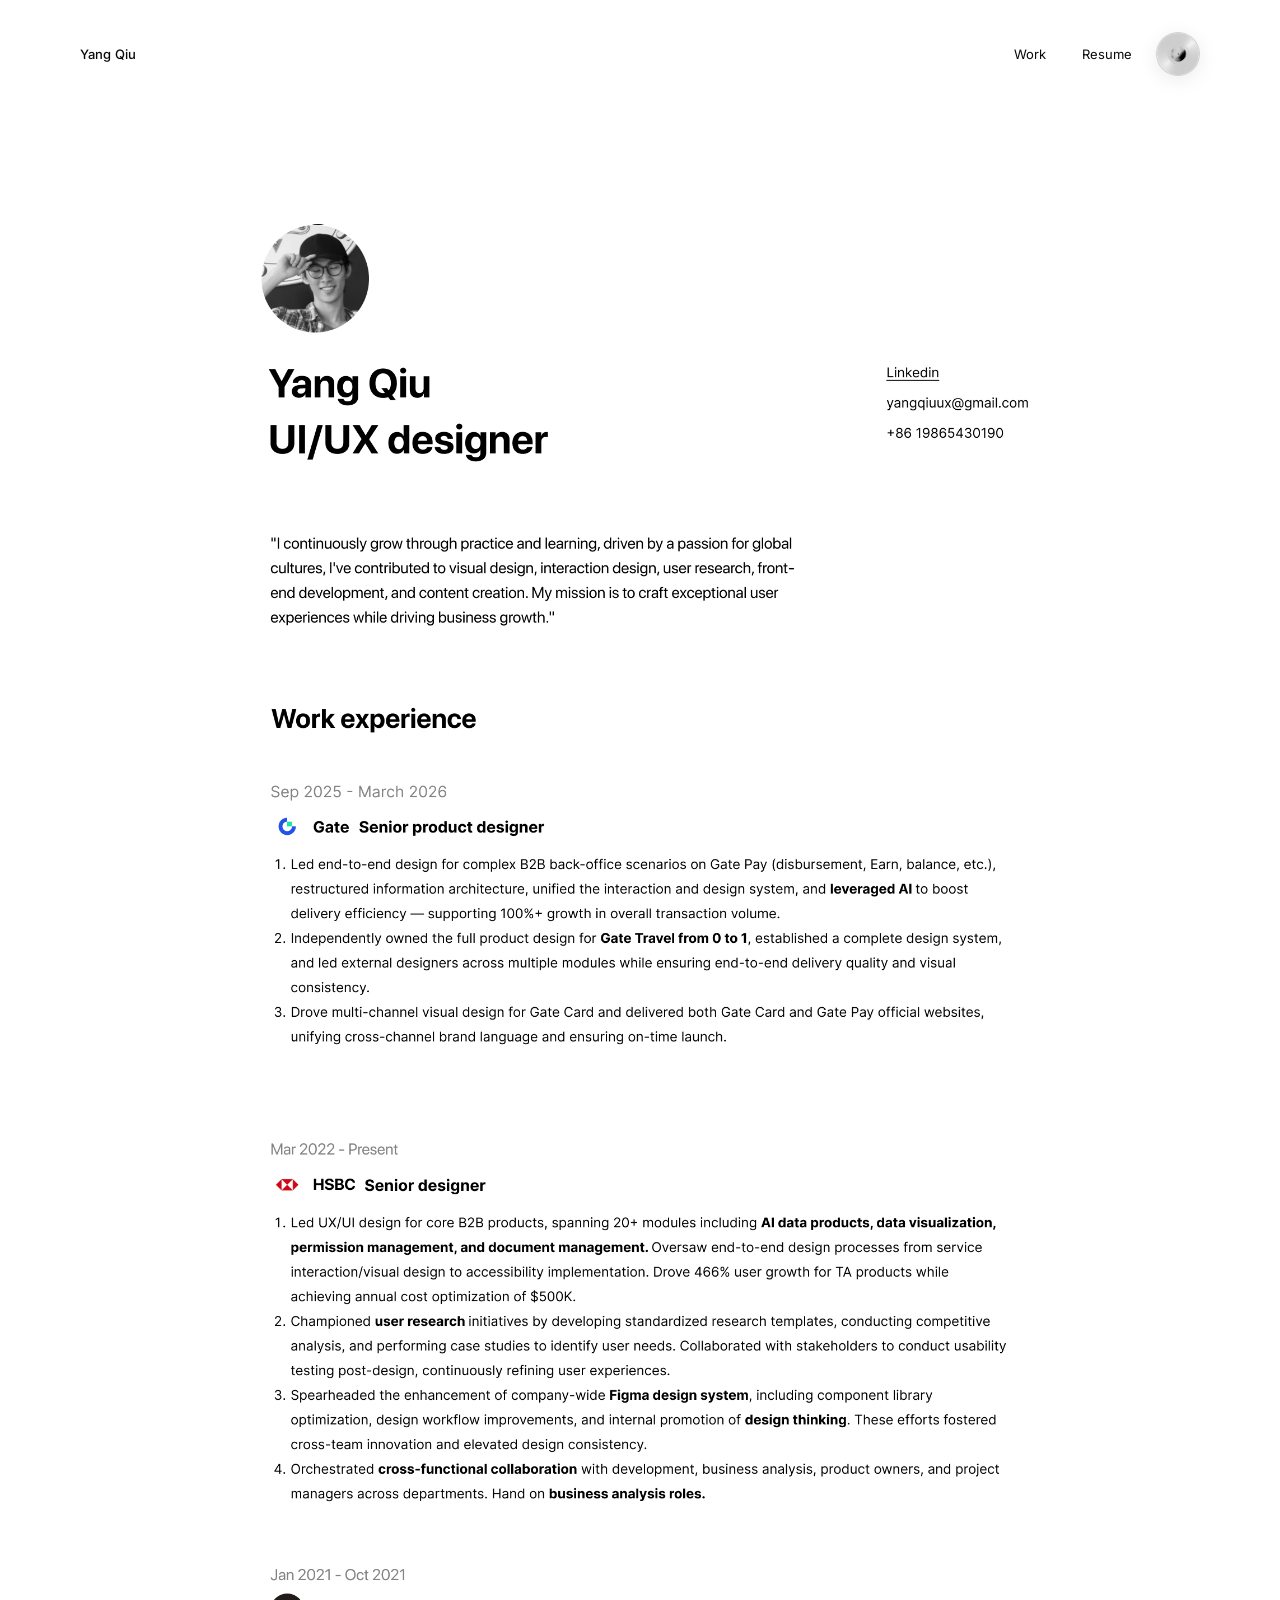
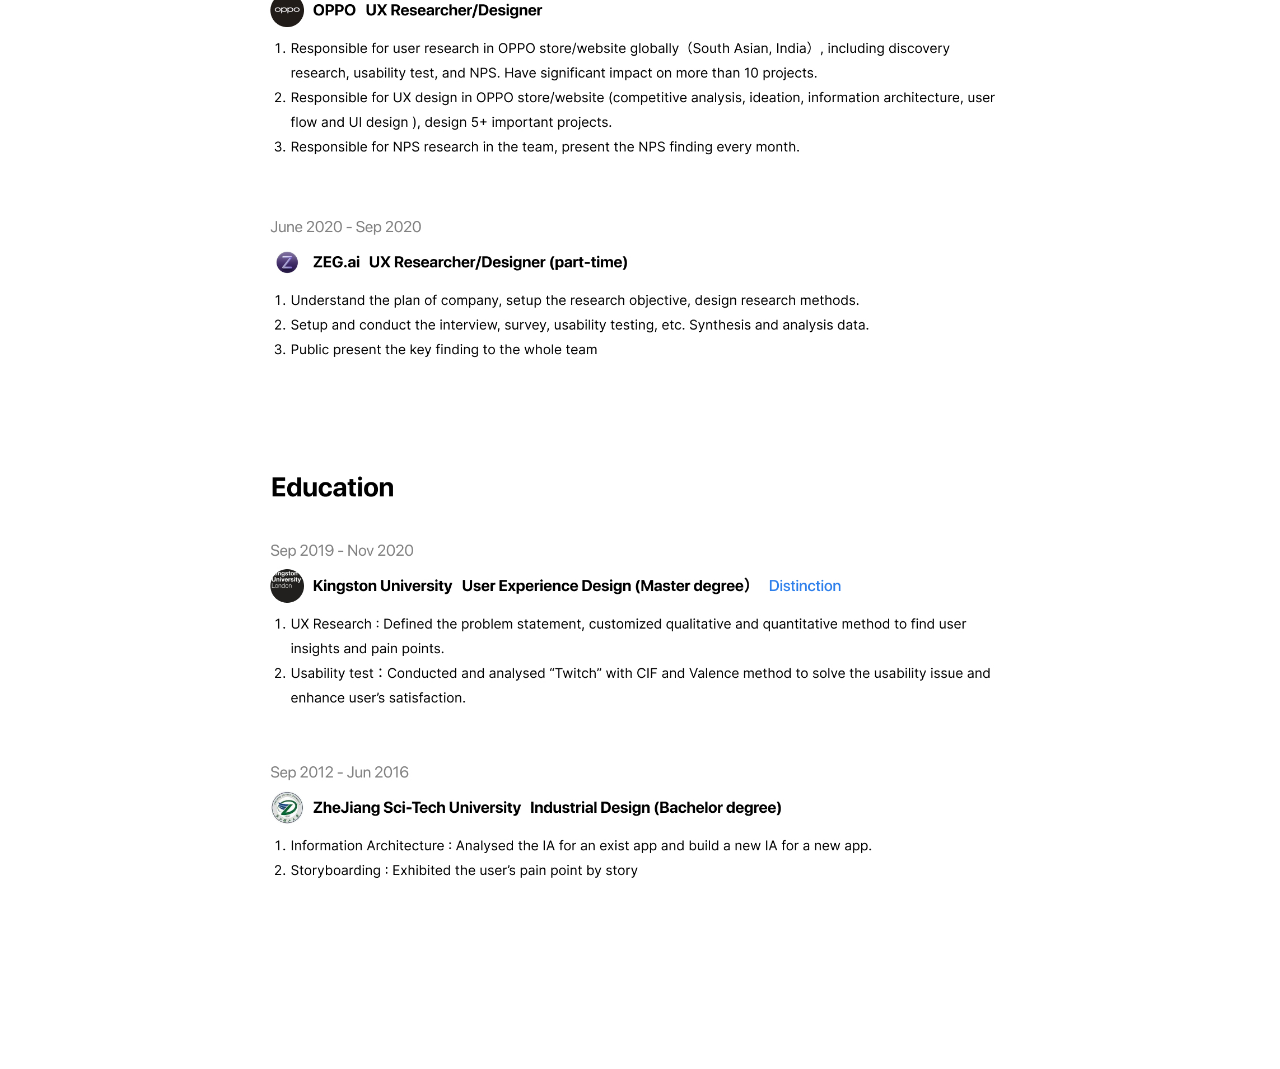
<file: about.html>
<!doctype html>
<html lang="en">
  <head>
    <meta charset="utf-8" />
    <meta name="viewport" content="width=device-width, initial-scale=1" />
    <title>Resume — Yang Qiu</title>
    <link rel="preconnect" href="https://fonts.googleapis.com" />
    <link rel="preconnect" href="https://fonts.gstatic.com" crossorigin />
    <link
      href="https://fonts.googleapis.com/css2?family=EB+Garamond:ital,wght@0,400;0,500;1,400;1,500&family=Inter:wght@300;400;500&display=swap"
      rel="stylesheet"
    />
    <link rel="stylesheet" href="styles-v4.css" />
  </head>
  <body class="about-body">
    <div class="page about-page">
      <header class="topbar">
        <a class="brand" href="work.html" aria-label="Home">Yang Qiu</a>
        <div class="topbar-end">
          <nav class="nav" aria-label="Main">
            <a href="work.html#work">Work</a>
            <a href="about.html" aria-current="page">Resume</a>
          </nav>
          <div class="audio-dock audio-dock--inline" id="audio-dock">
            <audio id="site-audio" preload="metadata" loop playsinline>
              <source src="assets/audio/youth-reply-1988.mp3" type="audio/mpeg" />
            </audio>
            <button
              type="button"
              class="audio-dock__btn audio-dock__btn--disc"
              id="audio-toggle"
              aria-pressed="false"
              aria-label="Play background music"
            >
              <img
                class="audio-dock__disc"
                src="assets/music-disc-icon.png"
                alt=""
                width="44"
                height="44"
                decoding="async"
              />
            </button>
          </div>
        </div>
      </header>

      <main class="about-cv" id="main">
        <img src="assets/CV.jpg" alt="Yang Qiu — curriculum vitae" />
      </main>
    </div>

    <script>
      (function () {
        var dock = document.getElementById('audio-dock');
        if (dock && window.matchMedia && window.matchMedia('(prefers-reduced-motion: reduce)').matches) {
          dock.style.display = 'none';
        }
      })();
    </script>
    <script src="site-audio.js"></script>
  </body>
</html>
</file>
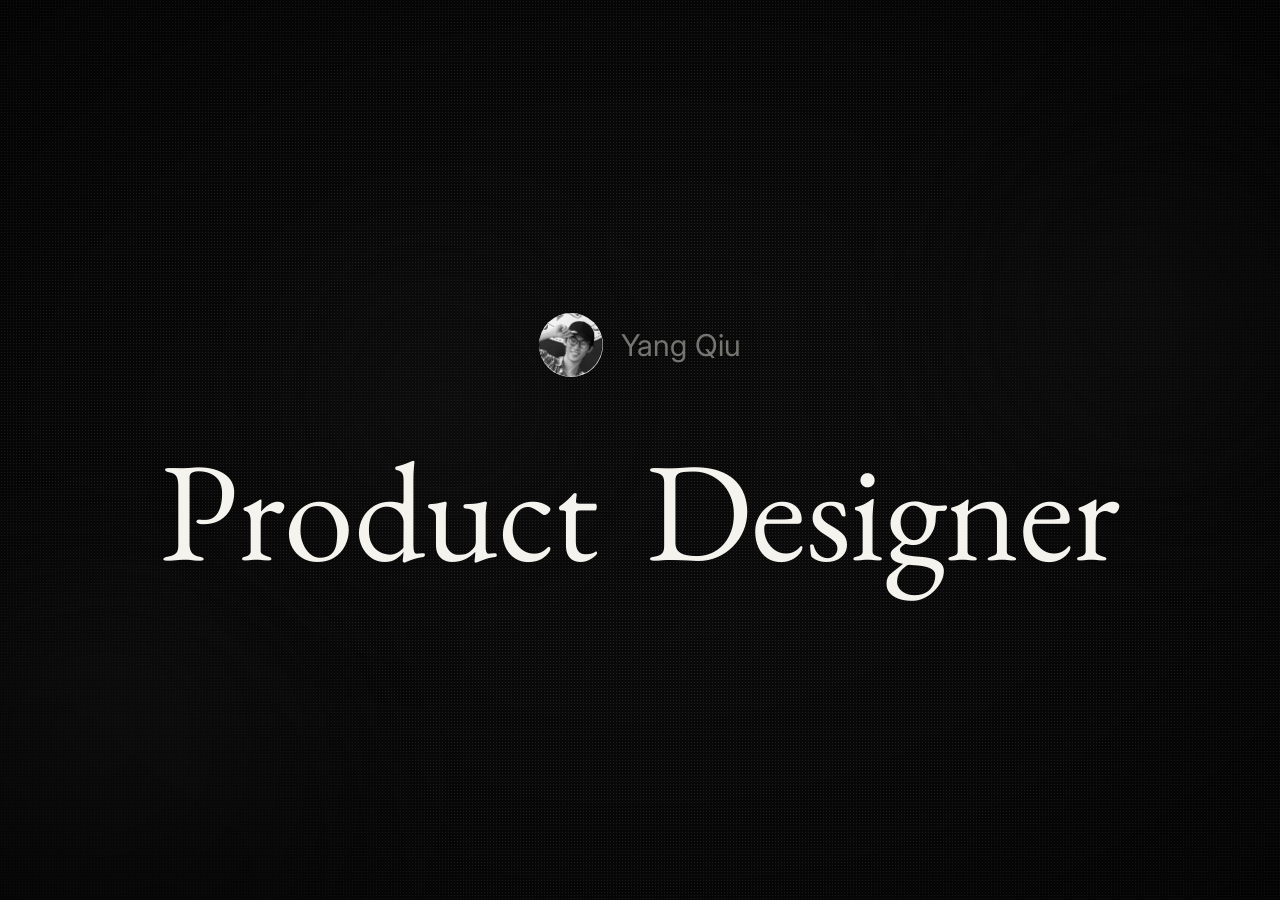
<file: cover.html>
<!doctype html>
<html lang="en">
  <head>
    <meta charset="utf-8" />
    <meta name="viewport" content="width=device-width, initial-scale=1" />
    <title>Yang Qiu — Cover</title>
    <link rel="preconnect" href="https://fonts.googleapis.com" />
    <link rel="preconnect" href="https://fonts.gstatic.com" crossorigin />
    <link
      href="https://fonts.googleapis.com/css2?family=EB+Garamond:ital,wght@0,400;0,500;1,400;1,500&family=Inter:wght@300;400;500;600&display=swap"
      rel="stylesheet"
    />
    <style>
      :root {
        --bg: #0a0a0a;
        --ink: #f5f3ee;
        --muted: rgba(245, 243, 238, 0.45);
      }

      * { box-sizing: border-box; }

      html, body {
        margin: 0;
        padding: 0;
        height: 100%;
        background: var(--bg);
        color: var(--ink);
        font-family: "Inter", system-ui, sans-serif;
      }

      body {
        overflow: hidden;
      }

      /* Stage — full viewport with the textured dark background. */
      .stage {
        position: relative;
        width: 100vw;
        height: 100vh;
        display: grid;
        place-items: center;
        overflow: hidden;
        isolation: isolate;
      }

      /* Subtle organic shapes echoing the reference covers. */
      .stage::before,
      .stage::after {
        content: "";
        position: absolute;
        border-radius: 50%;
        filter: blur(60px);
        opacity: 0.55;
        z-index: 0;
        pointer-events: none;
      }
      .stage::before {
        width: 38vw;
        height: 38vw;
        left: -8vw;
        bottom: -10vw;
        background: radial-gradient(circle at 40% 40%, #1a1a1a 0%, #0a0a0a 70%);
      }
      .stage::after {
        width: 34vw;
        height: 34vw;
        right: -6vw;
        top: 8vw;
        background: radial-gradient(circle at 50% 50%, #181818 0%, #0a0a0a 70%);
      }

      /* A second pair of softer blobs to match the 3-shape composition. */
      .blob {
        position: absolute;
        border-radius: 50%;
        filter: blur(70px);
        opacity: 0.5;
        z-index: 0;
        pointer-events: none;
      }
      .blob--center {
        width: 26vw;
        height: 26vw;
        left: 22vw;
        top: 18vw;
        background: radial-gradient(circle, #161616 0%, #0a0a0a 70%);
      }

      /* Film-grain / dotted texture overlay. */
      .grain {
        position: absolute;
        inset: 0;
        z-index: 1;
        pointer-events: none;
        opacity: 0.18;
        mix-blend-mode: overlay;
        background-image:
          radial-gradient(rgba(255,255,255,0.6) 0.5px, transparent 0.6px);
        background-size: 3px 3px;
      }

      /* Vignette to match the reference's edge falloff. */
      .vignette {
        position: absolute;
        inset: 0;
        z-index: 2;
        pointer-events: none;
        background: radial-gradient(
          ellipse at center,
          transparent 30%,
          rgba(0,0,0,0.55) 100%
        );
      }

      /* Content. */
      .content {
        position: relative;
        z-index: 3;
        display: flex;
        flex-direction: column;
        align-items: center;
        gap: 56px;
        padding: 0 4vw;
        text-align: center;
      }

      .id-row {
        display: flex;
        align-items: center;
        gap: 18px;
      }

      .id-row__avatar {
        width: 64px;
        height: 64px;
        border-radius: 50%;
        overflow: hidden;
        flex-shrink: 0;
        background: #222;
      }
      .id-row__avatar img {
        width: 100%;
        height: 100%;
        object-fit: cover;
        display: block;
        filter: grayscale(0.2) contrast(1.05);
      }

      .id-row__name {
        font-family: "Inter", sans-serif;
        font-weight: 400;
        font-size: 30px;
        letter-spacing: 0.1px;
        color: var(--muted);
      }

      /* Big rotating serif word. */
      .headline {
        font-family: "EB Garamond", serif;
        font-weight: 400;
        font-style: normal;
        font-size: clamp(56px, 11vw, 188px);
        line-height: 1;
        letter-spacing: -0.5px;
        color: var(--ink);
        margin: 0;
        position: relative;
        min-height: 1.1em;
        display: flex;
        align-items: center;
        justify-content: center;
      }

      .headline__slot {
        position: relative;
        display: inline-block;
        white-space: nowrap;
        perspective: 1200px;
      }

      /* Per-letter wrapper: each letter animates independently. */
      .headline__word {
        display: inline-flex;
        white-space: nowrap;
      }
      .headline__word.is-stack {
        position: absolute;
        left: 50%;
        top: 0;
        transform: translateX(-50%);
      }
      .headline__char {
        display: inline-block;
        will-change: transform, opacity, filter;
      }
      .headline__char.space {
        width: 0.34em;
      }

      /* Initial entrance — drop from above with skew + blur (first paint only). */
      @keyframes charInDrop {
        0% {
          opacity: 0;
          transform: translate3d(0, -1.1em, 0) rotateX(-75deg) skewY(8deg);
          filter: blur(14px);
        }
        55% { opacity: 1; filter: blur(0); }
        100% {
          opacity: 1;
          transform: translate3d(0, 0, 0) rotateX(0) skewY(0);
          filter: blur(0);
        }
      }

      /* Subsequent switches — same element, just opacity + blur + slight scale. */
      .headline__word {
        transition:
          opacity 260ms cubic-bezier(0.2, 0.8, 0.2, 1),
          filter 260ms cubic-bezier(0.2, 0.8, 0.2, 1),
          transform 260ms cubic-bezier(0.2, 0.8, 0.2, 1);
      }
      .headline__word.is-fading-out {
        opacity: 0;
        filter: blur(18px);
        transform: scale(0.96);
      }
      .headline__word.is-fading-in {
        opacity: 0;
        filter: blur(18px);
        transform: scale(1.04);
        animation: wordFadeIn 300ms cubic-bezier(0.2, 0.8, 0.2, 1) forwards;
      }
      @keyframes wordFadeIn {
        0%   { opacity: 0; filter: blur(18px); transform: scale(1.04); }
        100% { opacity: 1; filter: blur(0);    transform: scale(1); }
      }

      .headline__char.is-in {
        animation: charInDrop 520ms cubic-bezier(0.2, 0.8, 0.2, 1) both;
      }
    </style>
  </head>
  <body>
    <main class="stage" id="stage">
      <div class="blob blob--center"></div>
      <div class="grain"></div>
      <div class="vignette"></div>

      <div class="content">
        <div class="id-row">
          <span class="id-row__avatar">
            <img src="assets/avatar.jpg" alt="" />
          </span>
          <span class="id-row__name">Yang Qiu</span>
        </div>

        <h1 class="headline" aria-live="polite">
          <span class="headline__slot" id="slot"></span>
        </h1>
      </div>
    </main>

    <script>
      (function () {
        var WORDS = ["Product Designer", "User Researcher", "INTP"];
        var slot = document.getElementById("slot");
        var idx = 0;
        var animating = false;
        var timer = null;
        var INTERVAL = 1400;
        var STAGGER = 28; // ms between letters (initial drop only)
        var FADE = 260;   // half-cycle for swap fades

        function buildInitialWord(text) {
          var word = document.createElement("span");
          word.className = "headline__word";
          for (var i = 0; i < text.length; i++) {
            var ch = text.charAt(i);
            var span = document.createElement("span");
            span.className = "headline__char" + (ch === " " ? " space" : "") + " is-in";
            span.textContent = ch === " " ? "\u00a0" : ch;
            span.style.animationDelay = (i * STAGGER) + "ms";
            word.appendChild(span);
          }
          return word;
        }

        function setWordText(word, text) {
          word.textContent = "";
          for (var i = 0; i < text.length; i++) {
            var ch = text.charAt(i);
            var span = document.createElement("span");
            span.className = "headline__char" + (ch === " " ? " space" : "");
            span.textContent = ch === " " ? "\u00a0" : ch;
            word.appendChild(span);
          }
        }

        function show(nextIdx) {
          if (animating || nextIdx === idx) return;
          animating = true;

          var current = slot.querySelector(".headline__word");
          if (!current) { animating = false; return; }

          // Fade + blur + slight scale-down on the SAME element (no stacking, no reflow shift).
          current.classList.add("is-fading-out");
          setTimeout(function () {
            // Mid-swap: replace text, then fade back in.
            setWordText(current, WORDS[nextIdx]);
            current.classList.remove("is-fading-out");
            current.classList.add("is-fading-in");
            // Force reflow so the in animation restarts cleanly.
            // eslint-disable-next-line no-unused-expressions
            void current.offsetWidth;
            setTimeout(function () {
              current.classList.remove("is-fading-in");
              idx = nextIdx;
              animating = false;
            }, FADE + 40);
          }, FADE);
        }

        function next() {
          show((idx + 1) % WORDS.length);
        }

        function startAuto() {
          stopAuto();
          timer = setInterval(next, INTERVAL);
        }
        function stopAuto() {
          if (timer) { clearInterval(timer); timer = null; }
        }

        document.addEventListener("keydown", function (e) {
          if (e.key === "ArrowRight") {
            stopAuto();
            show((idx + 1) % WORDS.length);
            startAuto();
          } else if (e.key === "ArrowLeft") {
            stopAuto();
            show((idx - 1 + WORDS.length) % WORDS.length);
            startAuto();
          }
        });

        document.getElementById("stage").addEventListener("click", function () {
          stopAuto();
          next();
          startAuto();
        });

        // Initial paint with entrance animation.
        slot.appendChild(buildInitialWord(WORDS[0]));
        startAuto();
      })();
    </script>
  </body>
</html>
</file>
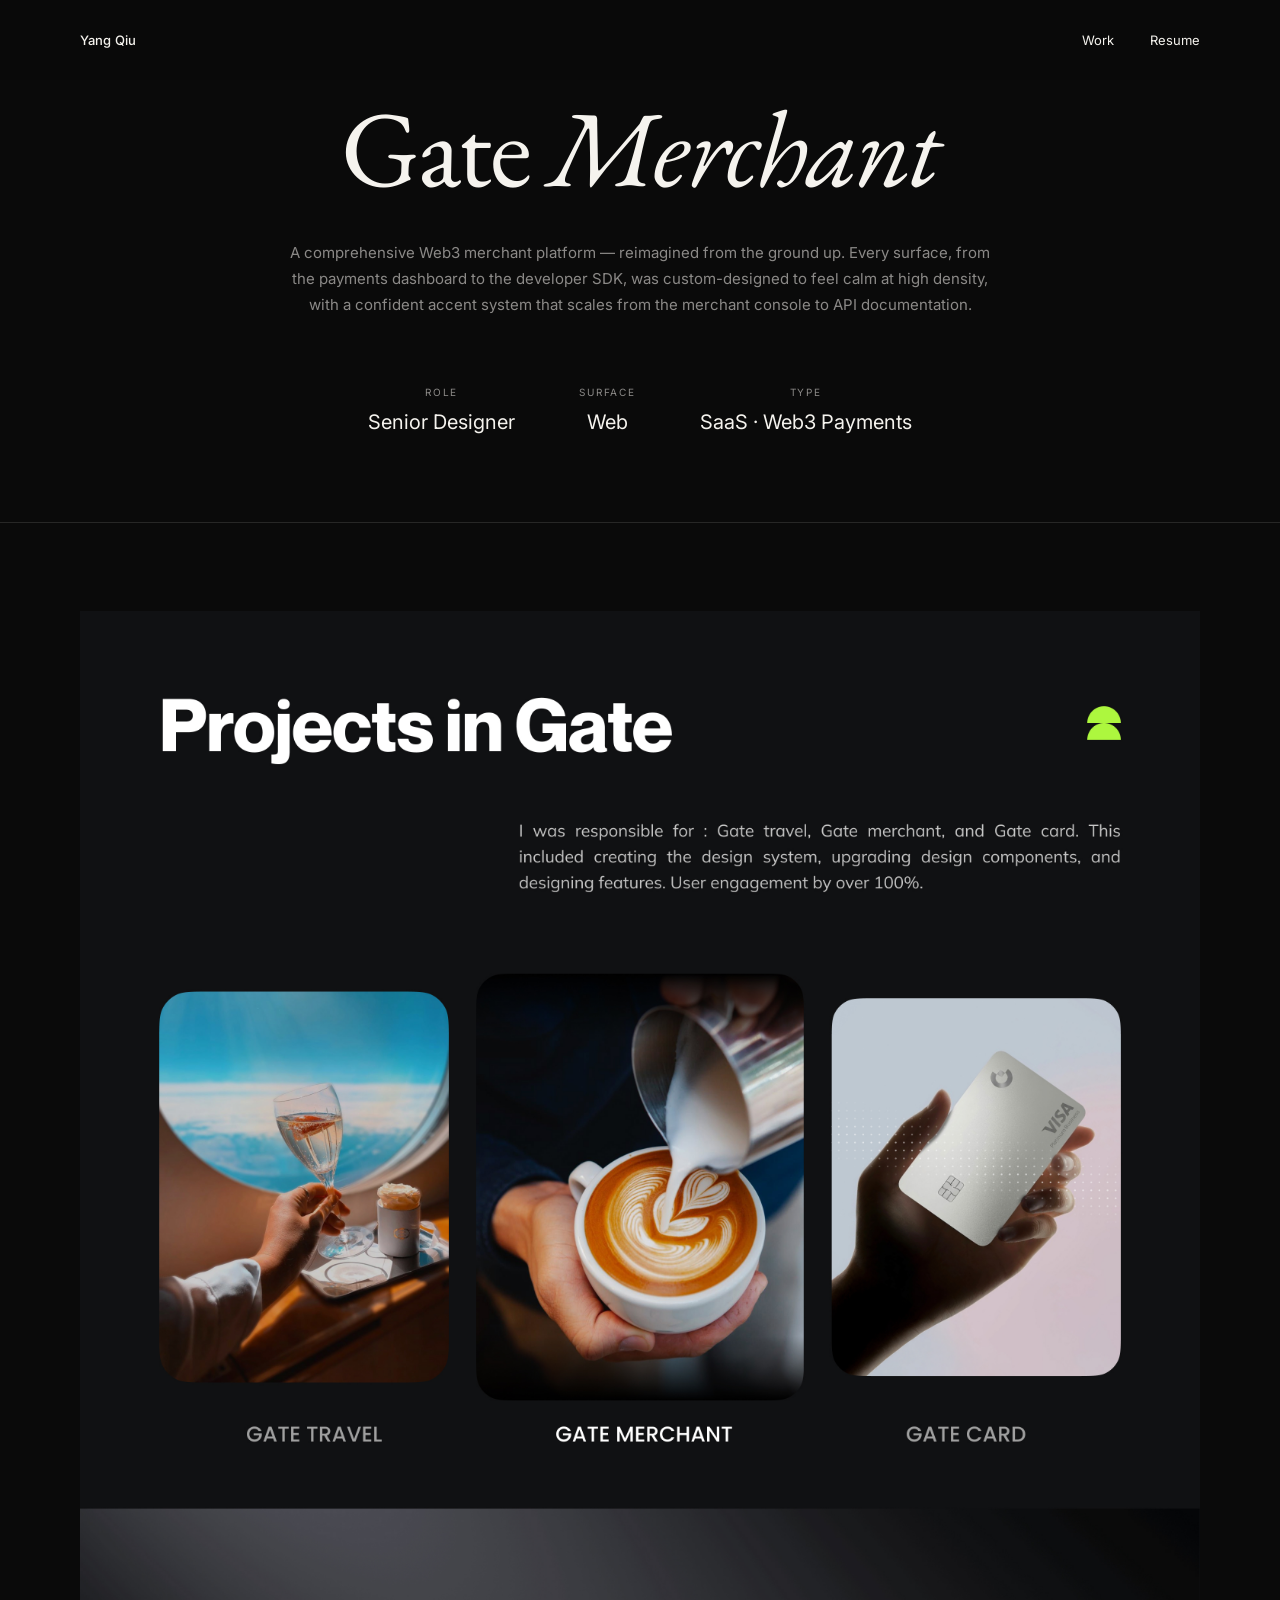
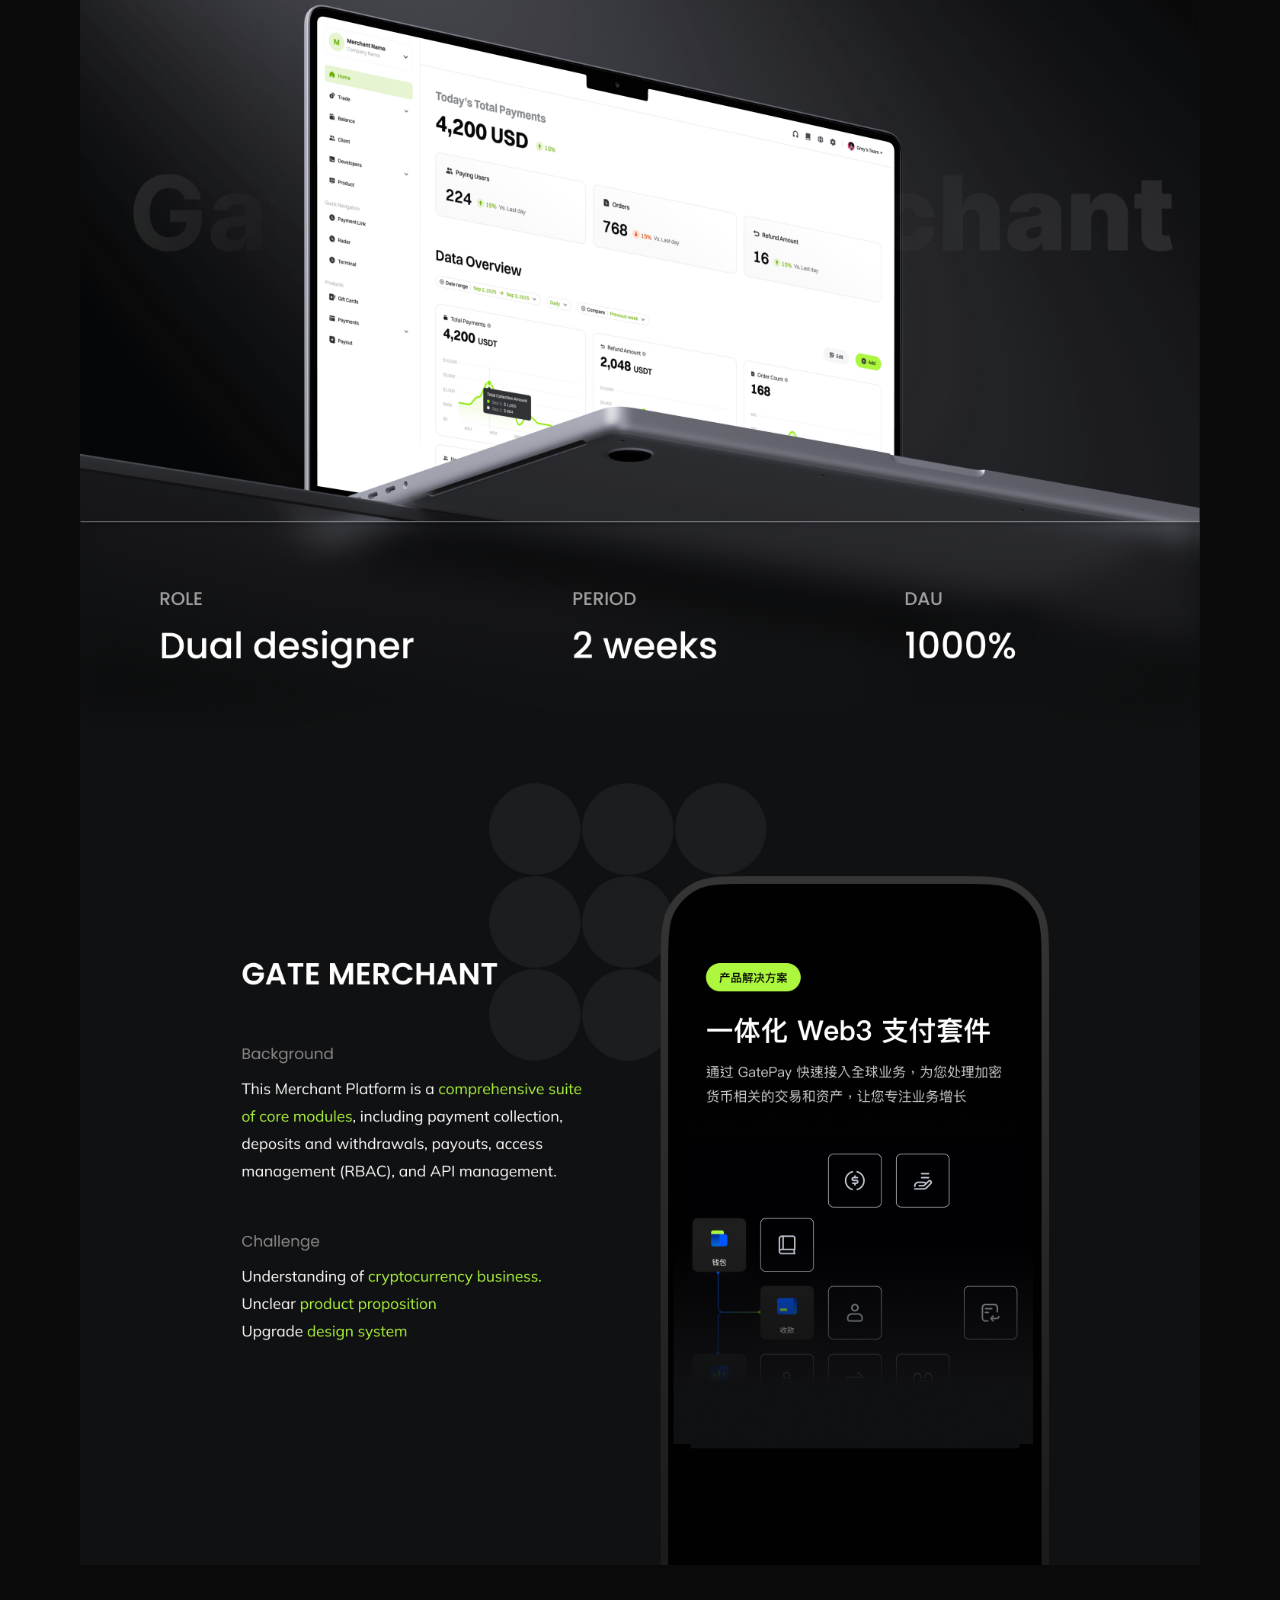
<file: gate-merchant.html>
<!doctype html>
<html lang="en">
  <head>
    <meta charset="utf-8" />
    <title>Redirecting…</title>
    <meta http-equiv="refresh" content="0; url=cases/gate.html" />
    <link rel="canonical" href="cases/gate.html" />
  </head>
  <body>
    <p>
      <a href="cases/gate.html">Continue to Gate Merchant case study</a>
    </p>
  </body>
</html>
</file>
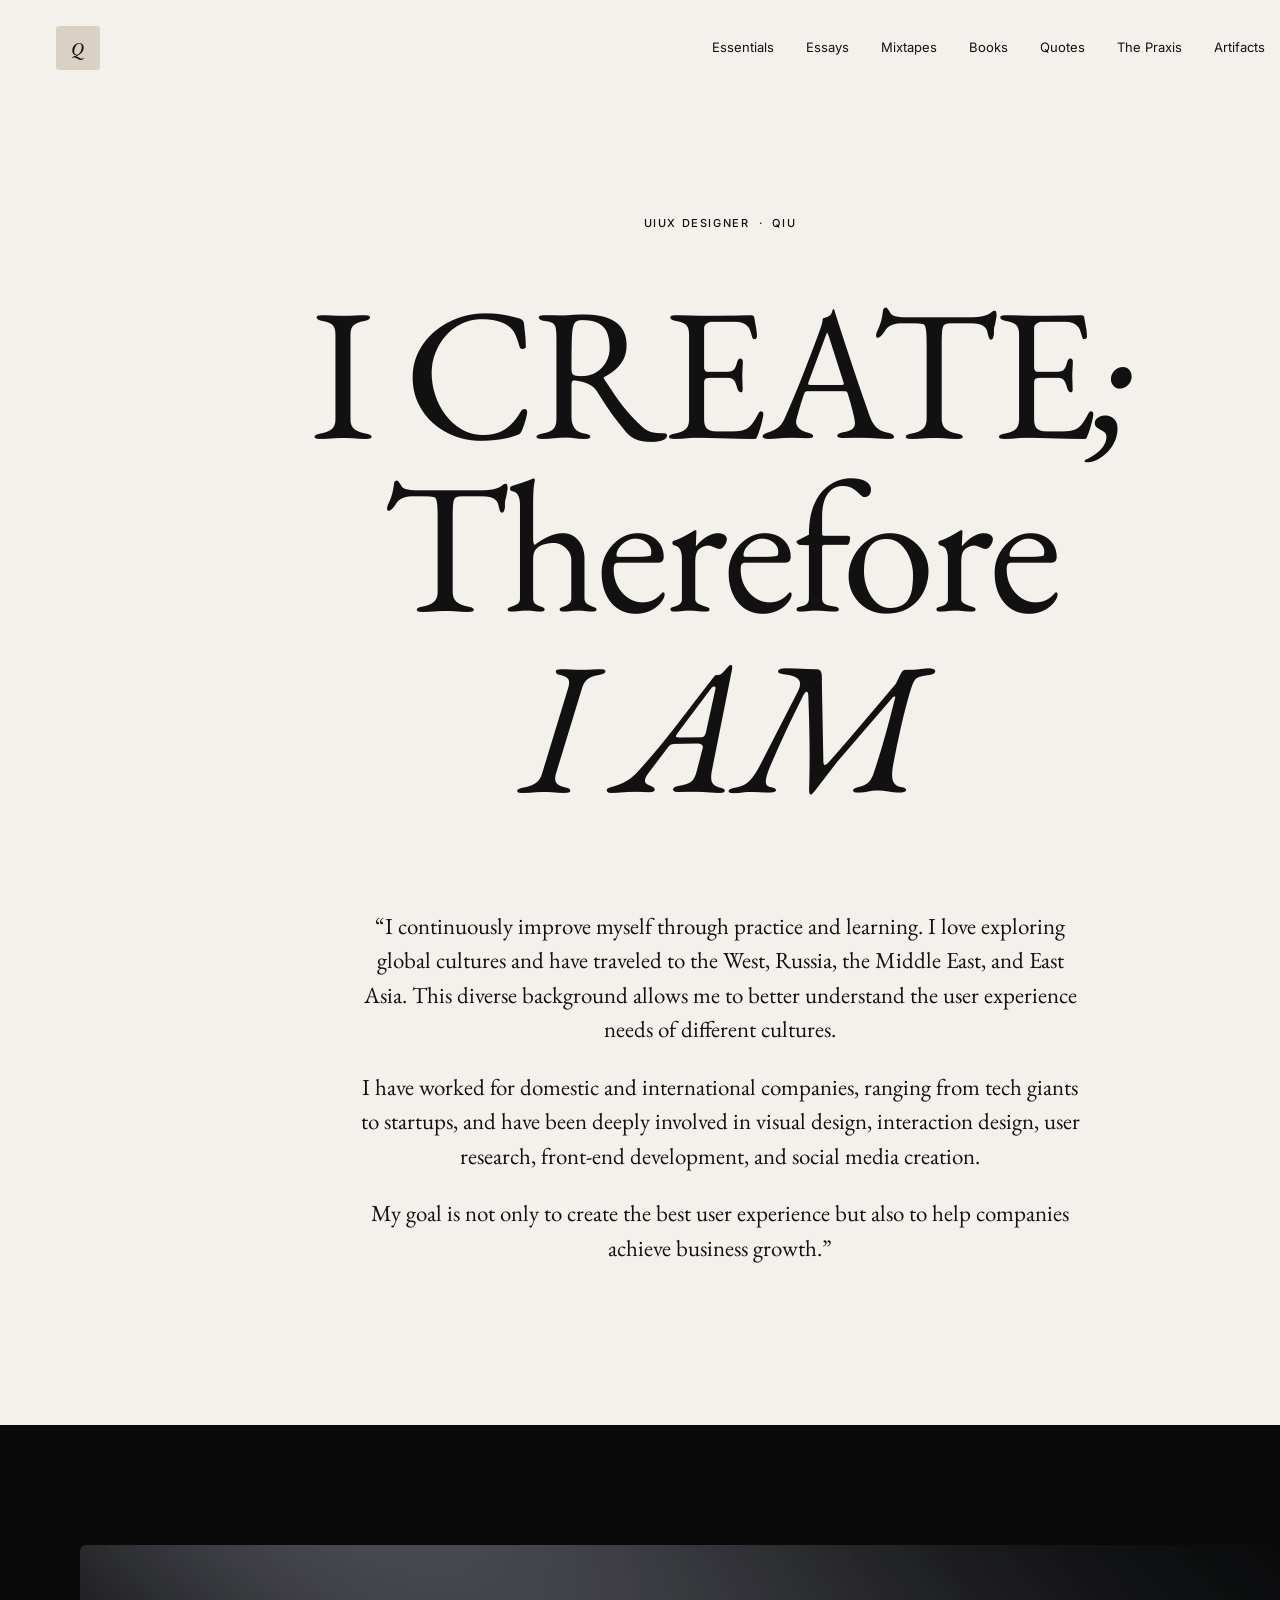
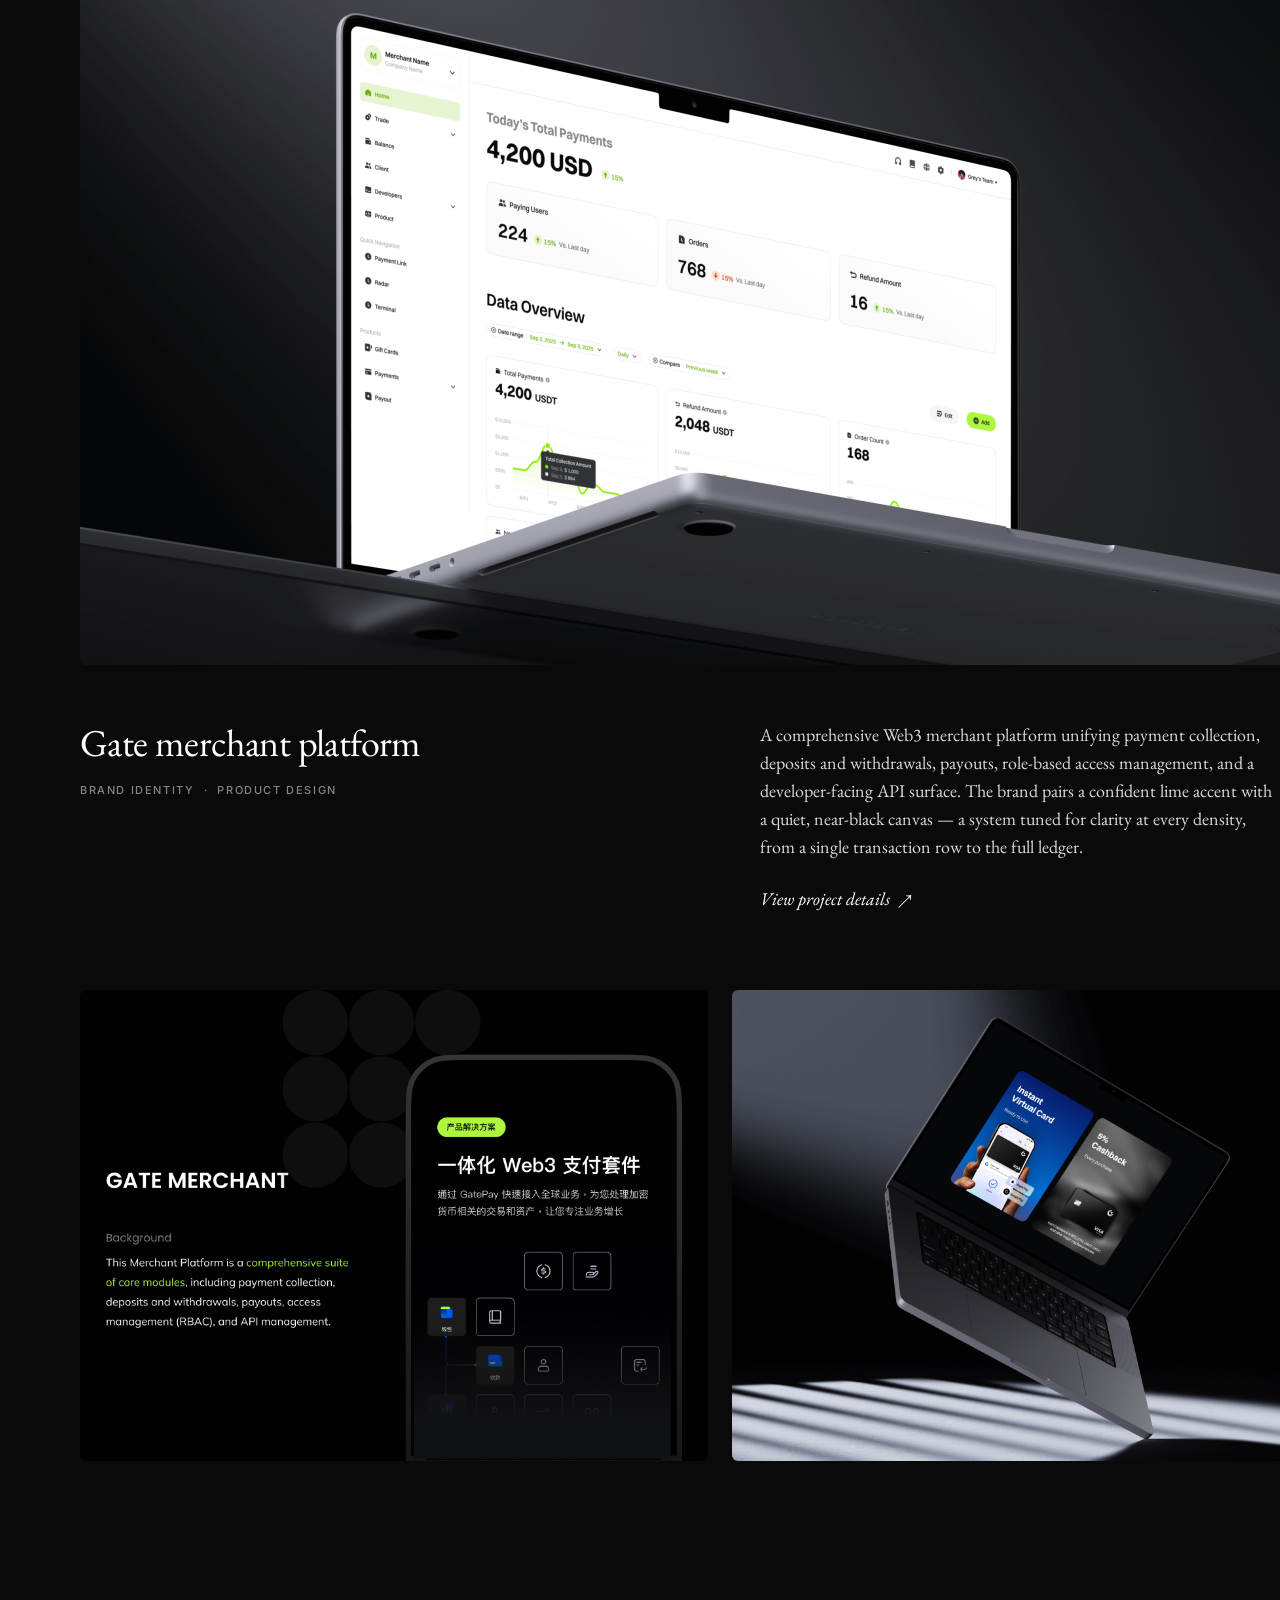
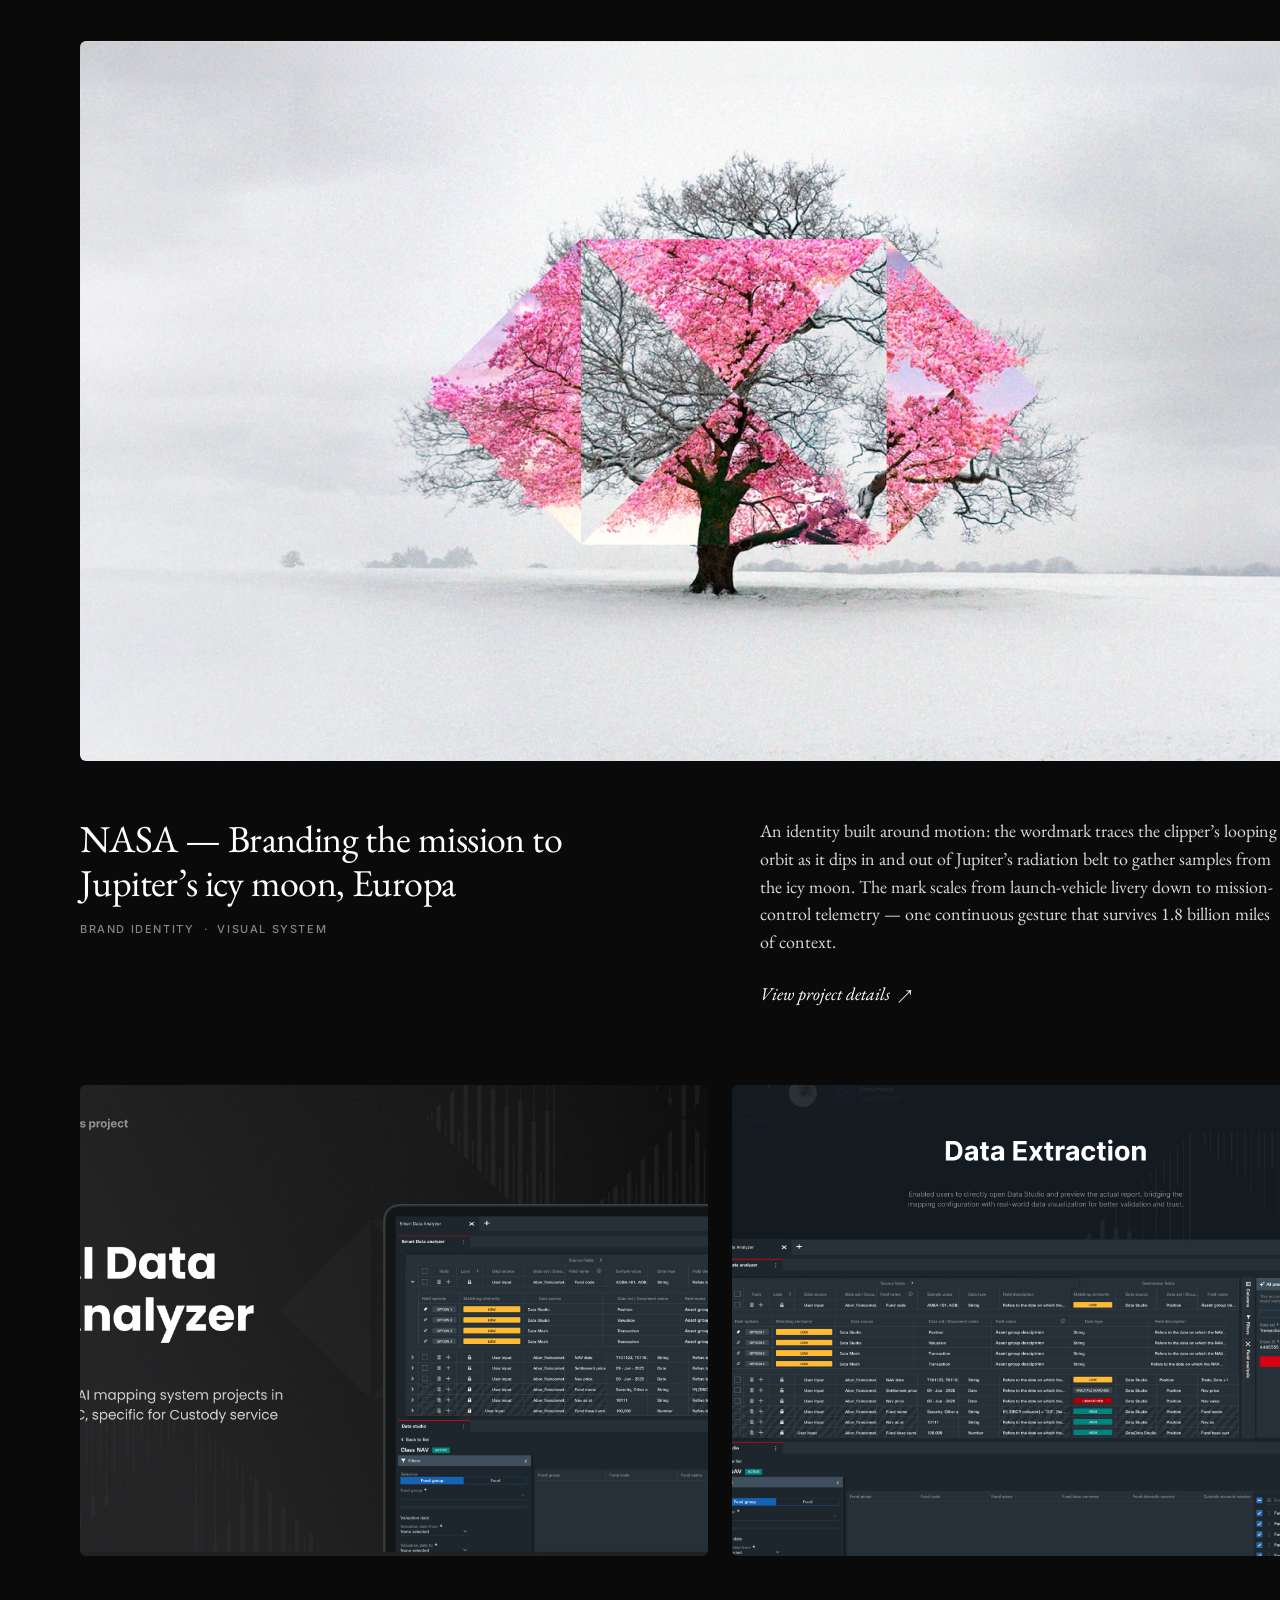
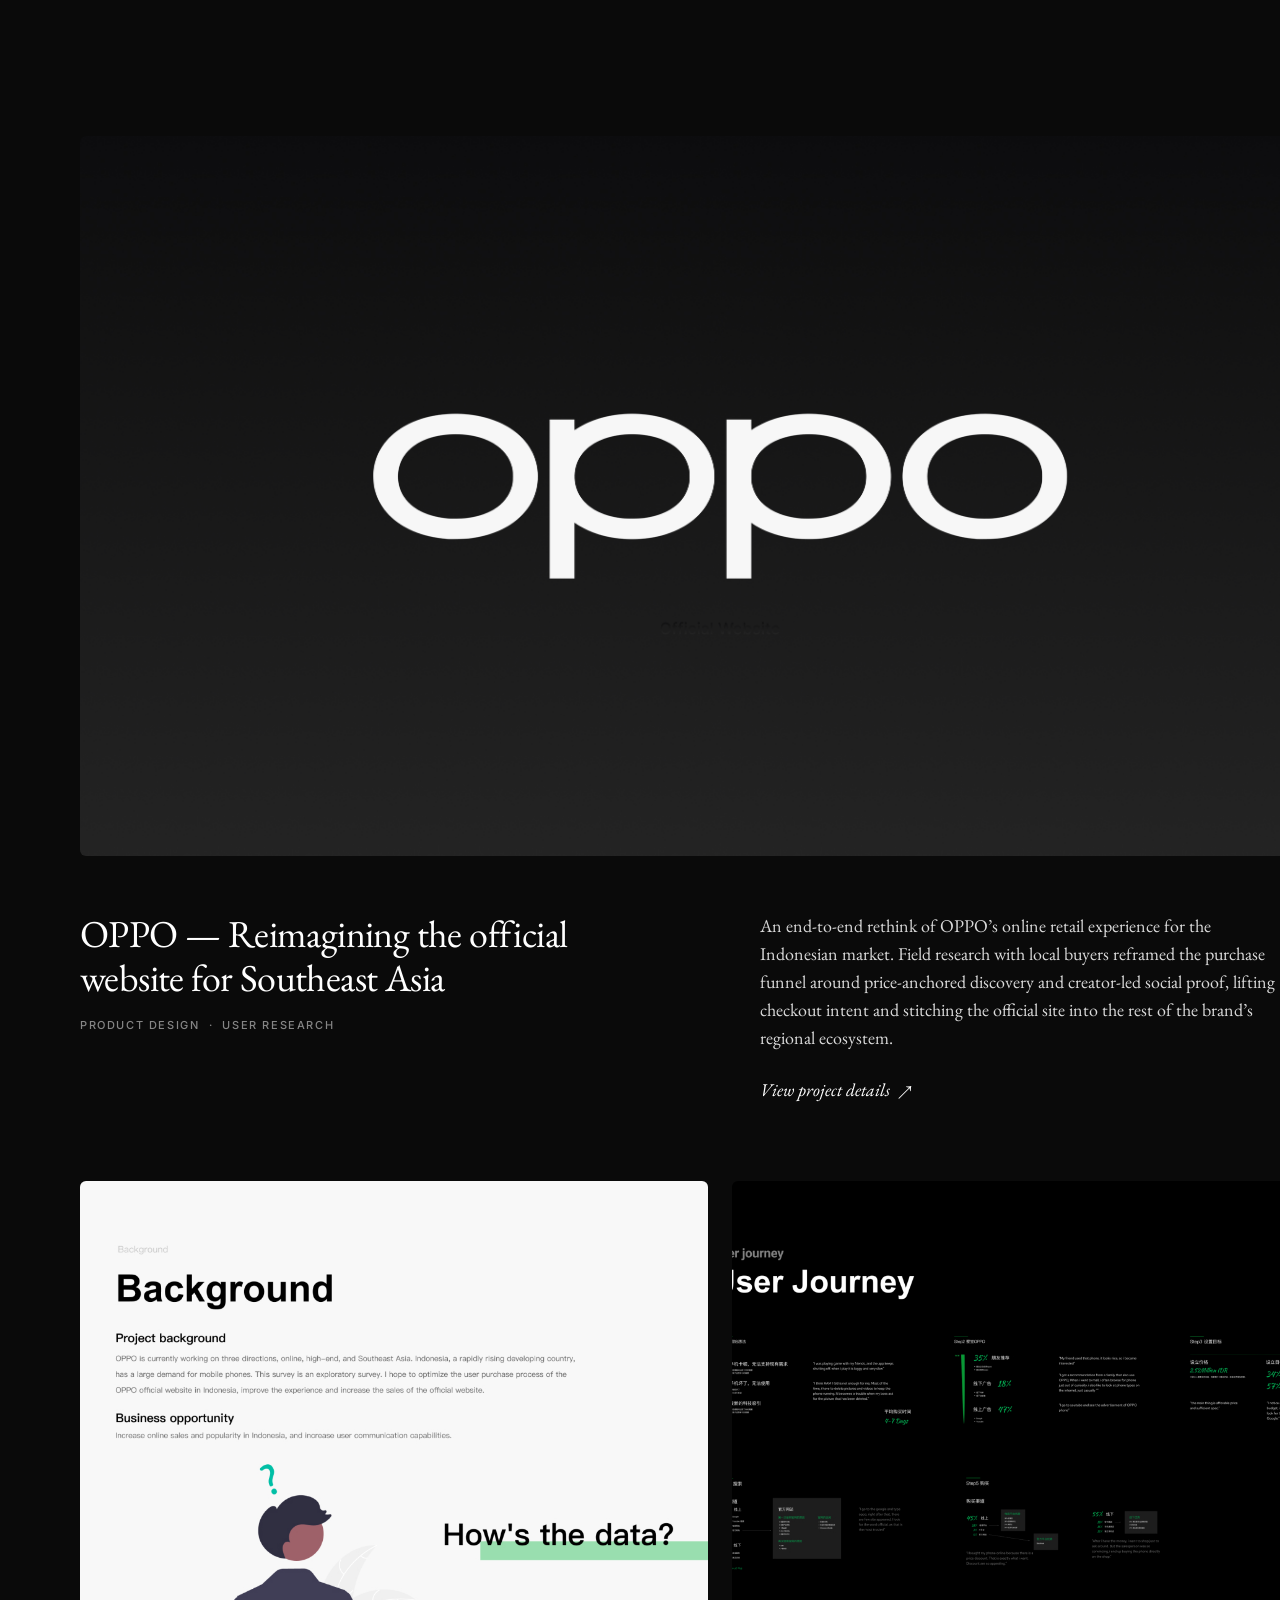
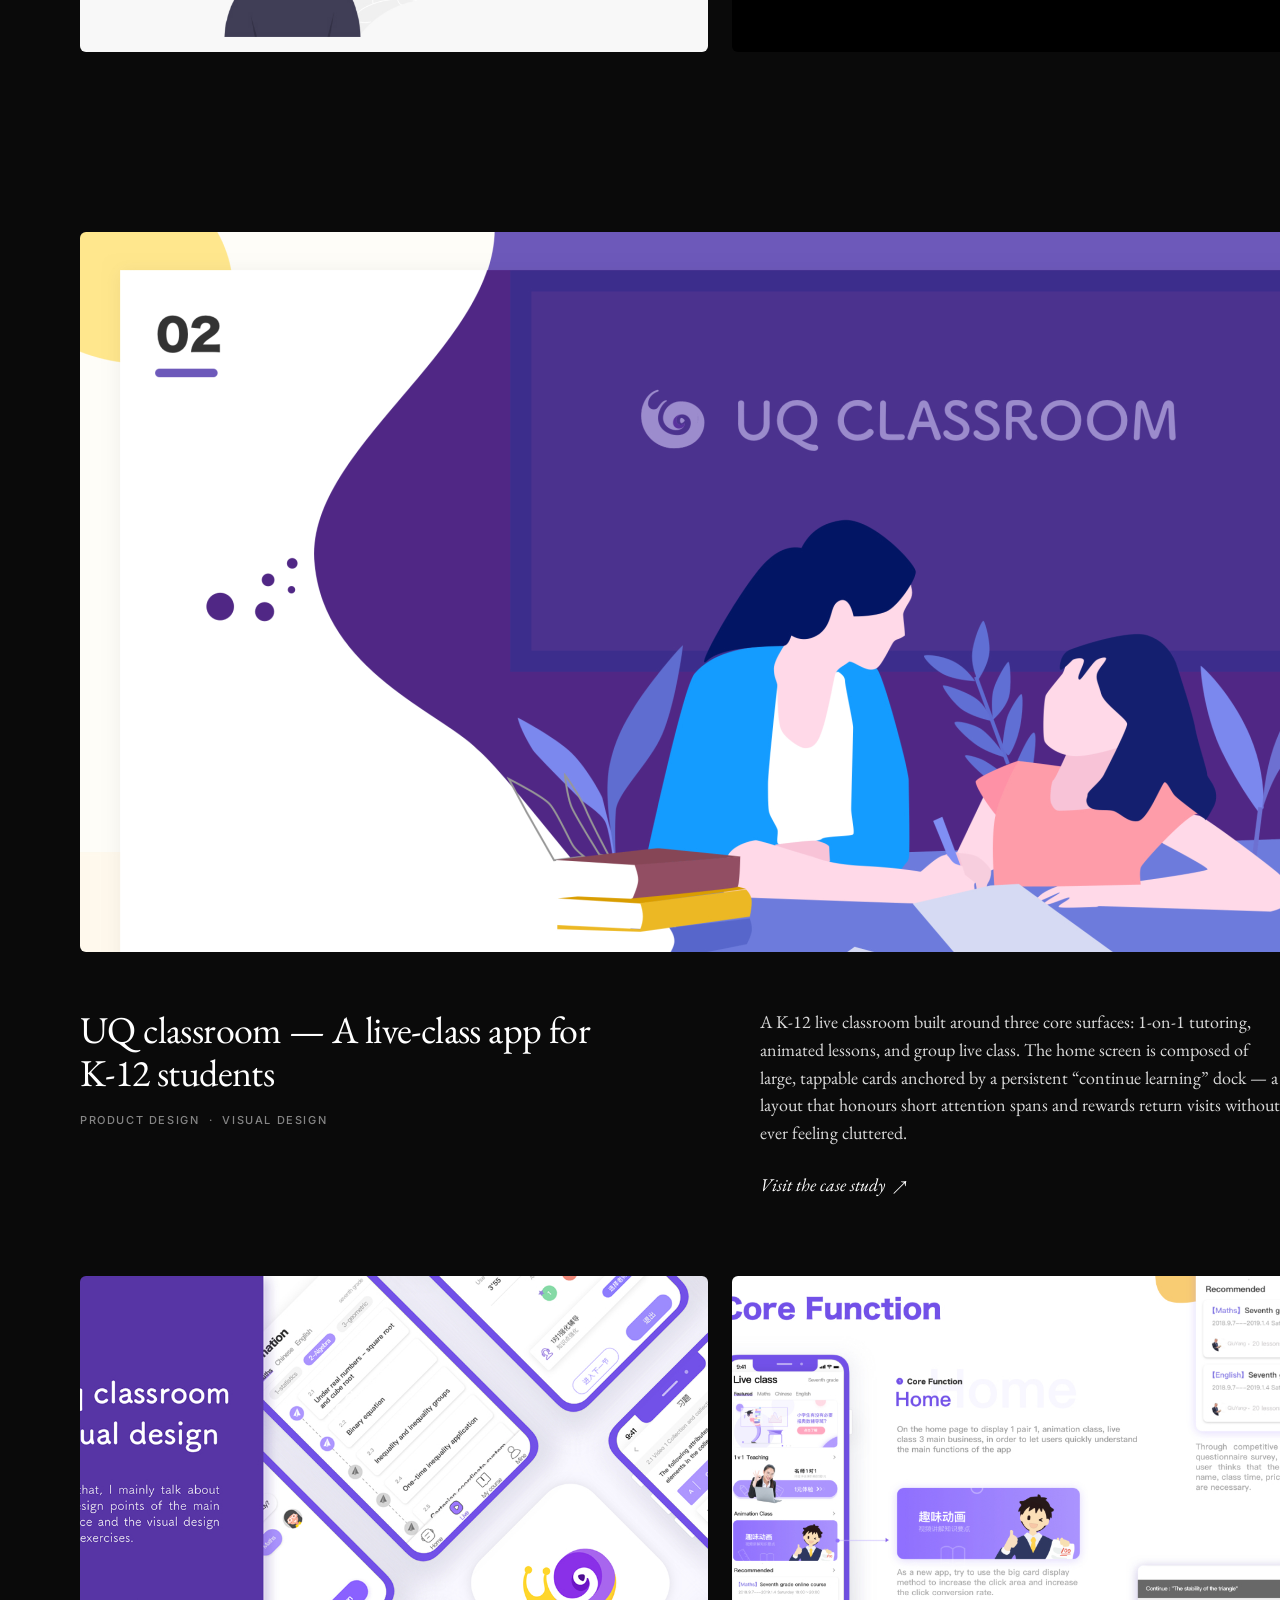
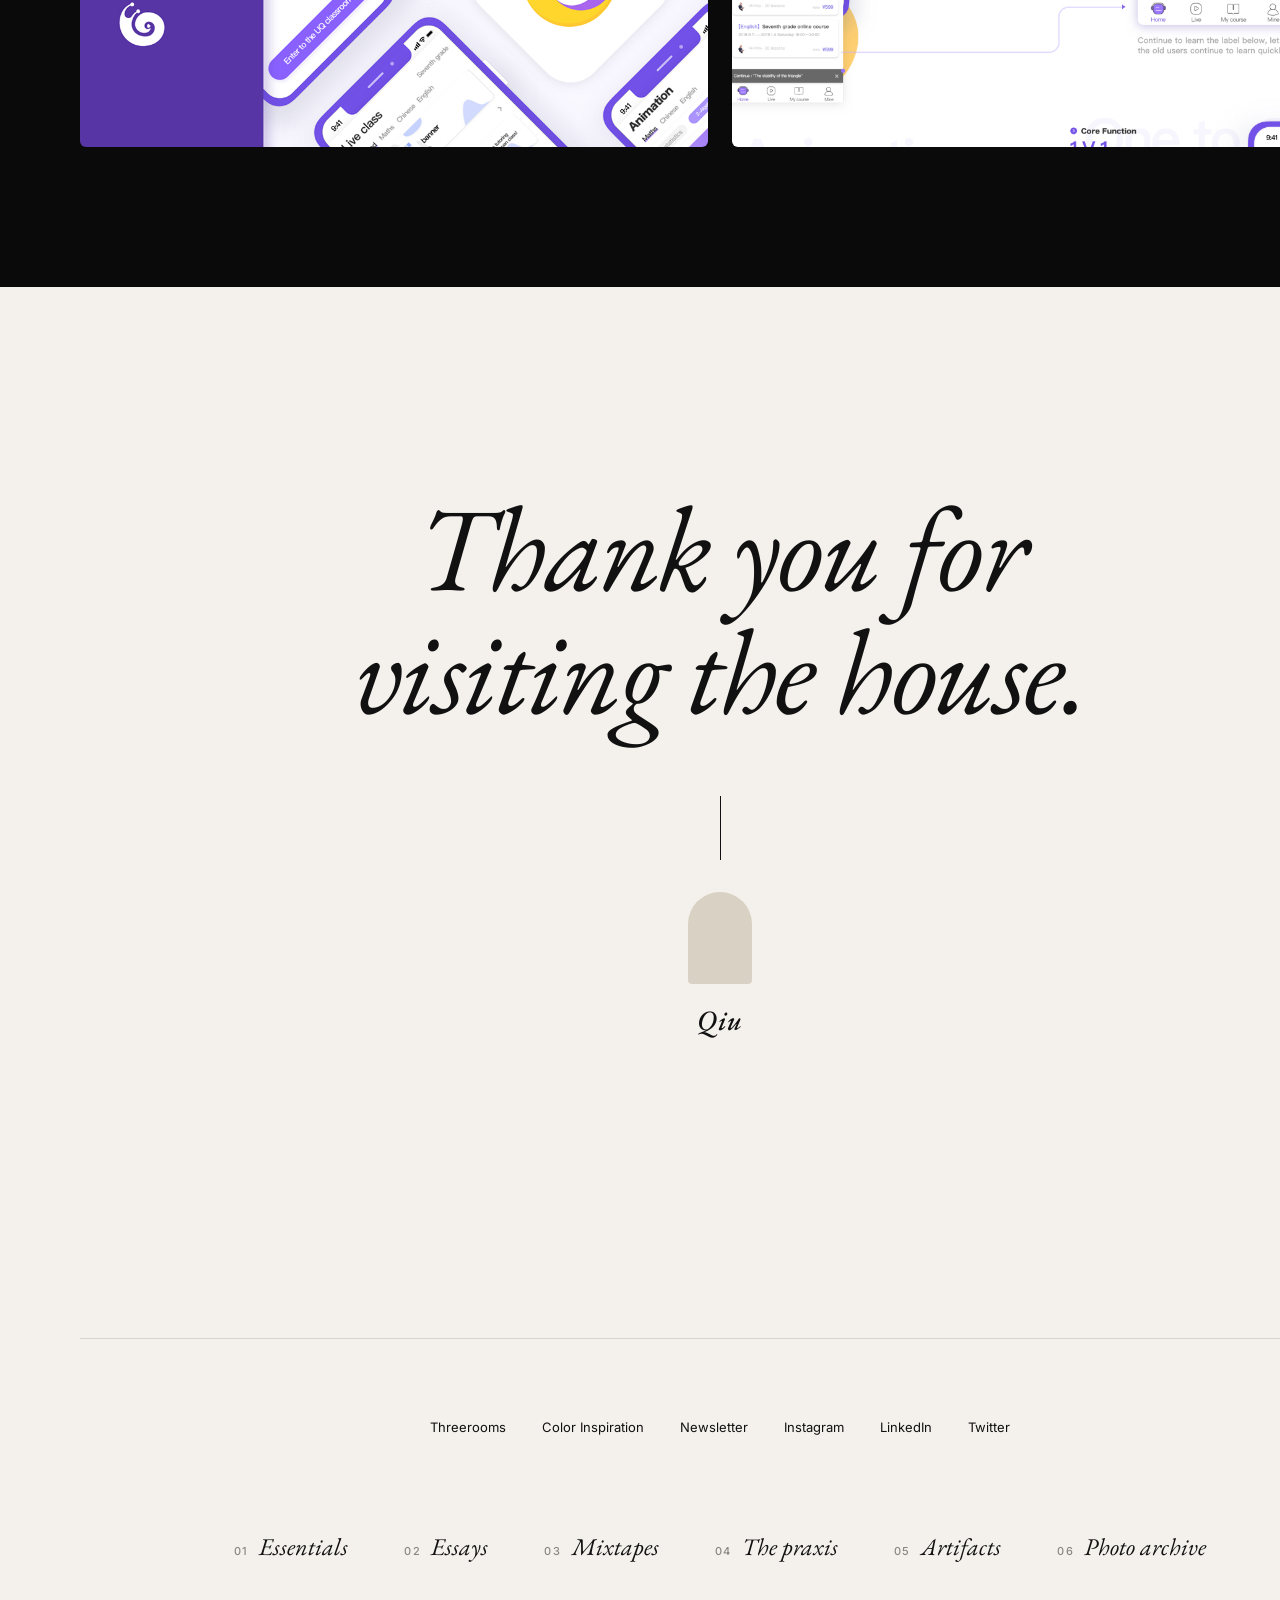
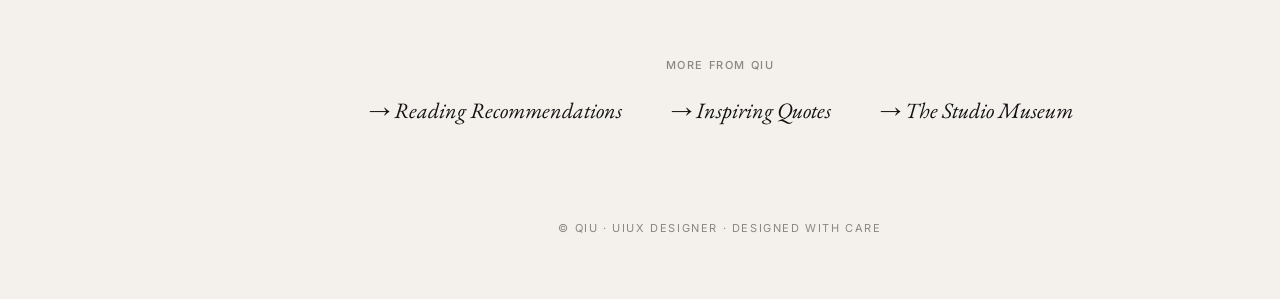
<file: index-legacy.html>
<!doctype html>
<html lang="en">
  <head>
    <meta charset="utf-8" />
    <meta name="viewport" content="width=1440" />
    <title>UIUX designer · Qiu</title>
    <link rel="preconnect" href="https://fonts.googleapis.com" />
    <link rel="preconnect" href="https://fonts.gstatic.com" crossorigin />
    <link
      href="https://fonts.googleapis.com/css2?family=EB+Garamond:ital,wght@0,400;0,500;0,600;1,400;1,500&family=Inter:wght@400;500;600&display=swap"
      rel="stylesheet"
    />
    <link rel="stylesheet" href="styles.css" />
  </head>
  <body>
    <div class="page">
      <!-- Topbar -->
      <header class="topbar">
        <a class="logo" href="#" aria-label="Qiu">
          <span>Q</span>
        </a>
        <nav class="nav" aria-label="Main">
          <a href="#">Essentials</a>
          <a href="#">Essays</a>
          <a href="#">Mixtapes</a>
          <a href="#">Books</a>
          <a href="#">Quotes</a>
          <a href="#">The Praxis</a>
          <a href="#">Artifacts</a>
          <a href="#">Photo Archive</a>
        </nav>
      </header>

      <!-- Hero -->
      <section class="hero" aria-labelledby="hero-h">
        <p class="eyebrow">UIUX designer&nbsp;&nbsp;·&nbsp;&nbsp;Qiu</p>
        <h1 id="hero-h" class="hero-title">
          <span class="line-1">I CREATE<span class="amp">;</span> Therefore</span>
          <span class="line-2"><em>I AM</em></span>
        </h1>

        <div class="hero-intro">
          <p>
            &ldquo;I continuously improve myself through practice and learning. I love
            exploring global cultures and have traveled to the West, Russia, the
            Middle East, and East Asia. This diverse background allows me to better
            understand the user experience needs of different cultures.
          </p>
          <p>
            I have worked for domestic and international companies, ranging from
            tech giants to startups, and have been deeply involved in visual design,
            interaction design, user research, front-end development, and social
            media creation.
          </p>
          <p>
            My goal is not only to create the best user experience but also to help
            companies achieve business growth.&rdquo;
          </p>
        </div>
      </section>

      <!-- Project 01: Gate merchant platform -->
      <section class="project project--dark" data-screen-label="Project · Gate Merchant">
        <figure class="project-stage">
          <img src="assets/dashboard-laptop.jpg" alt="Gate merchant dashboard featured slide" />
        </figure>

        <div class="project-info">
          <div class="info-col info-col--title">
            <h2>Gate merchant platform</h2>
            <p class="kicker">Brand identity&nbsp;&nbsp;·&nbsp;&nbsp;Product design</p>
          </div>
          <div class="info-col info-col--desc">
            <p>
              A comprehensive Web3 merchant platform unifying payment collection,
              deposits and withdrawals, payouts, role-based access management, and
              a developer-facing API surface. The brand pairs a confident lime
              accent with a quiet, near-black canvas — a system tuned for clarity
              at every density, from a single transaction row to the full ledger.
            </p>
            <a class="link" href="#"><em>View project details&nbsp;&nbsp;↗</em></a>
          </div>
        </div>

        <div class="project-secondary">
          <figure class="thumb">
            <img src="assets/gate-merchant.jpg" alt="Gate Merchant brand &amp; product detail" />
          </figure>
          <figure class="thumb">
            <img src="assets/card-detail.jpg" alt="Instant virtual card &amp; cashback module" />
          </figure>
        </div>
      </section>

      <!-- Project 02: NASA Europa -->
      <section class="project project--dark" data-screen-label="Project · NASA Europa">
        <figure class="project-stage">
          <img src="assets/europa-1.jpg" alt="NASA Europa mission featured imagery" />
        </figure>

        <div class="project-info">
          <div class="info-col info-col--title">
            <h2>NASA — Branding the mission to Jupiter&rsquo;s icy moon, Europa</h2>
            <p class="kicker">Brand identity&nbsp;&nbsp;·&nbsp;&nbsp;Visual system</p>
          </div>
          <div class="info-col info-col--desc">
            <p>
              An identity built around motion: the wordmark traces the clipper&rsquo;s
              looping orbit as it dips in and out of Jupiter&rsquo;s radiation belt to
              gather samples from the icy moon. The mark scales from launch-vehicle
              livery down to mission-control telemetry — one continuous gesture that
              survives 1.8 billion miles of context.
            </p>
            <a class="link" href="#"><em>View project details&nbsp;&nbsp;↗</em></a>
          </div>
        </div>

        <div class="project-secondary">
          <figure class="thumb">
            <img src="assets/europa-rocket.jpg" alt="Mission identifier on the launch rocket" />
          </figure>
          <figure class="thumb">
            <img src="assets/europa-vertical.jpg" alt="Vertical mission text identifier" />
          </figure>
        </div>
      </section>

      <!-- Project 03: OPPO -->
      <section class="project project--dark" data-screen-label="Project · OPPO">
        <figure class="project-stage">
          <img src="assets/oppo-hero.jpg" alt="OPPO official website featured imagery" />
        </figure>

        <div class="project-info">
          <div class="info-col info-col--title">
            <h2>OPPO — Reimagining the official website for Southeast Asia</h2>
            <p class="kicker">Product design&nbsp;&nbsp;·&nbsp;&nbsp;User research</p>
          </div>
          <div class="info-col info-col--desc">
            <p>
              An end-to-end rethink of OPPO&rsquo;s online retail experience for the
              Indonesian market. Field research with local buyers reframed the
              purchase funnel around price-anchored discovery and creator-led
              social proof, lifting checkout intent and stitching the official
              site into the rest of the brand&rsquo;s regional ecosystem.
            </p>
            <a class="link" href="#"><em>View project details&nbsp;&nbsp;↗</em></a>
          </div>
        </div>

        <div class="project-secondary">
          <figure class="thumb">
            <img src="assets/oppo-secondary-1.jpg" alt="OPPO research — background slide" />
          </figure>
          <figure class="thumb">
            <img src="assets/oppo-secondary-2.jpg" alt="OPPO research — user journey" />
          </figure>
        </div>
      </section>

      <!-- Project 04: UQ classroom -->
      <section class="project project--dark" data-screen-label="Project · UQ Classroom">
        <figure class="project-stage">
          <img src="assets/uq-classroom-1.jpg" alt="UQ classroom featured imagery" />
        </figure>

        <div class="project-info">
          <div class="info-col info-col--title">
            <h2>UQ classroom — A live-class app for K-12 students</h2>
            <p class="kicker">Product design&nbsp;&nbsp;·&nbsp;&nbsp;Visual design</p>
          </div>
          <div class="info-col info-col--desc">
            <p>
              A K-12 live classroom built around three core surfaces: 1-on-1 tutoring,
              animated lessons, and group live class. The home screen is composed of
              large, tappable cards anchored by a persistent &ldquo;continue learning&rdquo;
              dock — a layout that honours short attention spans and rewards return
              visits without ever feeling cluttered.
            </p>
            <a class="link" href="#"><em>Visit the case study&nbsp;&nbsp;↗</em></a>
          </div>
        </div>

        <div class="project-secondary">
          <figure class="thumb">
            <img src="assets/uq-secondary-1.jpg" alt="UQ classroom visual design" />
          </figure>
          <figure class="thumb">
            <img src="assets/uq-secondary-2.jpg" alt="UQ classroom core function" />
          </figure>
        </div>
      </section>

      <!-- Thank you -->
      <section class="thanks">
        <h2>
          <em>Thank you for</em><br />
          <em>visiting the house.</em>
        </h2>
        <span class="vrule" aria-hidden="true"></span>
        <div class="hovs-mark">
          <span><em>Qiu</em></span>
        </div>
      </section>

      <!-- Footer -->
      <footer class="footer" aria-labelledby="footer-h">
        <div class="footer-rule"></div>
        <nav class="quick-links" aria-label="Quick links">
          <a href="#">Threerooms</a>
          <a href="#">Color Inspiration</a>
          <a href="#">Newsletter</a>
          <a href="#">Instagram</a>
          <a href="#">LinkedIn</a>
          <a href="#">Twitter</a>
        </nav>

        <ol class="numbered-list">
          <li><span class="num">01</span><span class="label"><em>Essentials</em></span></li>
          <li><span class="num">02</span><span class="label"><em>Essays</em></span></li>
          <li><span class="num">03</span><span class="label"><em>Mixtapes</em></span></li>
          <li><span class="num">04</span><span class="label"><em>The praxis</em></span></li>
          <li><span class="num">05</span><span class="label"><em>Artifacts</em></span></li>
          <li><span class="num">06</span><span class="label"><em>Photo archive</em></span></li>
        </ol>

        <p id="footer-h" class="more-label">More from Qiu</p>
        <nav class="more-links" aria-label="More from Qiu">
          <a href="#"><em>→ Reading Recommendations</em></a>
          <a href="#"><em>→ Inspiring Quotes</em></a>
          <a href="#"><em>→ The Studio Museum</em></a>
        </nav>

        <p class="copyright">© Qiu · UIUX Designer · Designed with care</p>
      </footer>
    </div>
  </body>
</html>
</file>
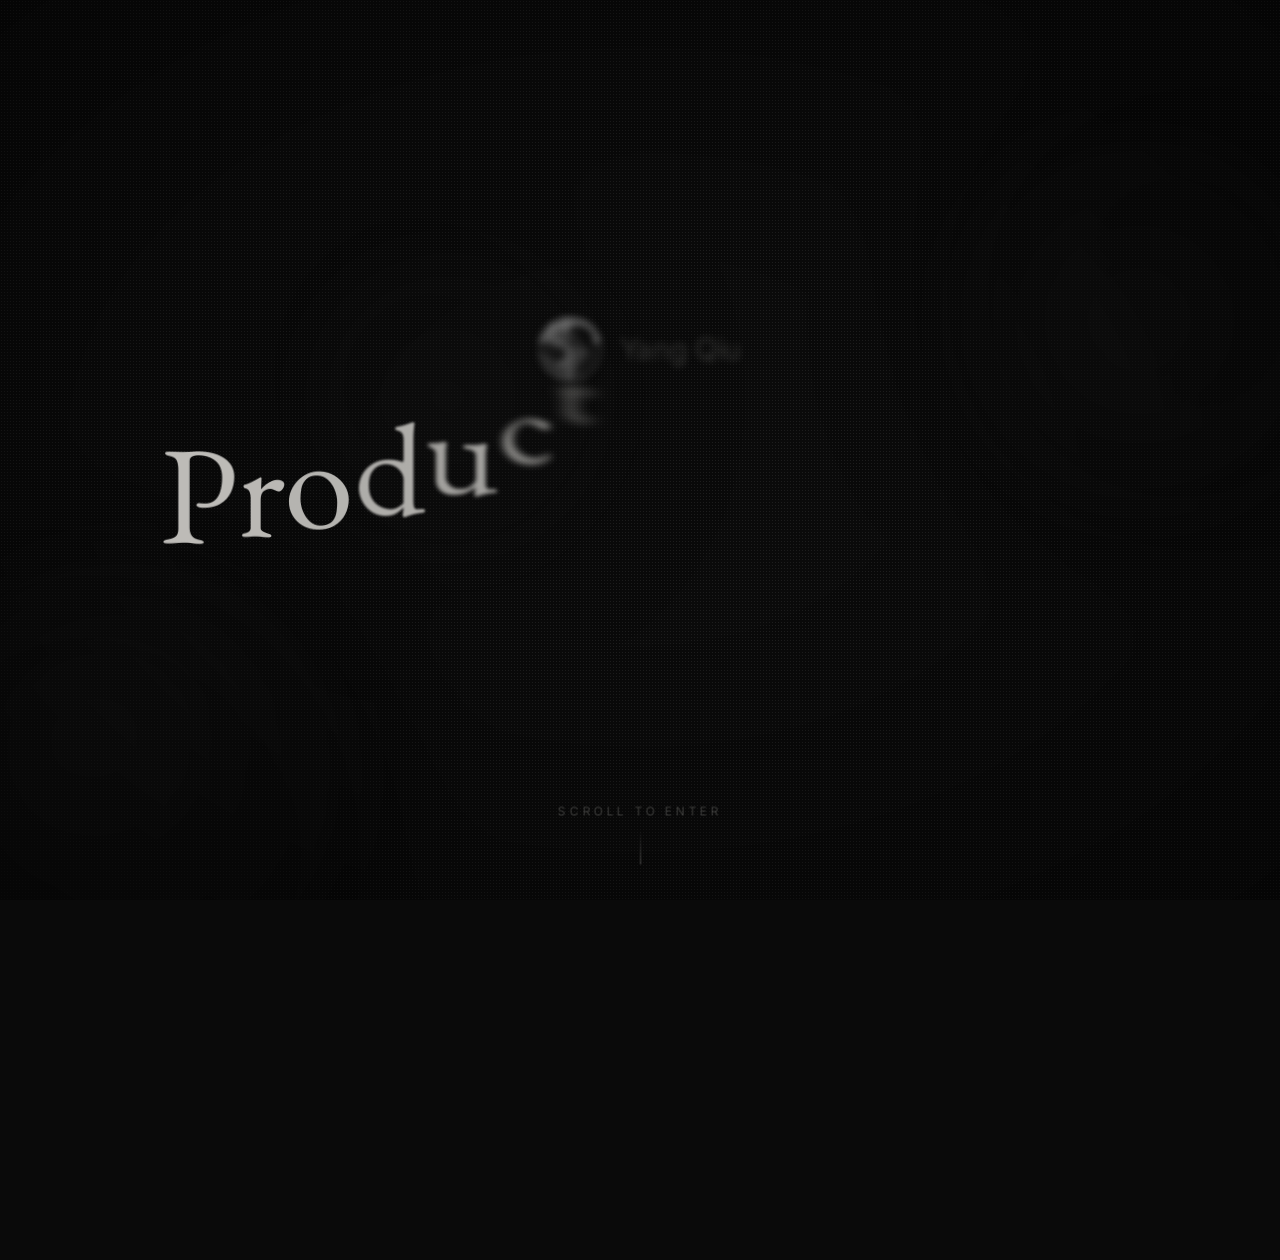
<file: index-v4.html>
<!doctype html>
<html lang="en">
  <head>
    <meta charset="utf-8" />
    <meta name="viewport" content="width=device-width, initial-scale=1" />
    <meta http-equiv="refresh" content="0; url=index.html" />
    <link rel="canonical" href="index.html" />
    <title>Yang Qiu — UIUX Designer</title>
  </head>
  <body>
    <p style="font-family: system-ui, sans-serif; padding: 2rem">
      <a href="index.html">Continue to home</a>
    </p>
  </body>
</html>
</file>
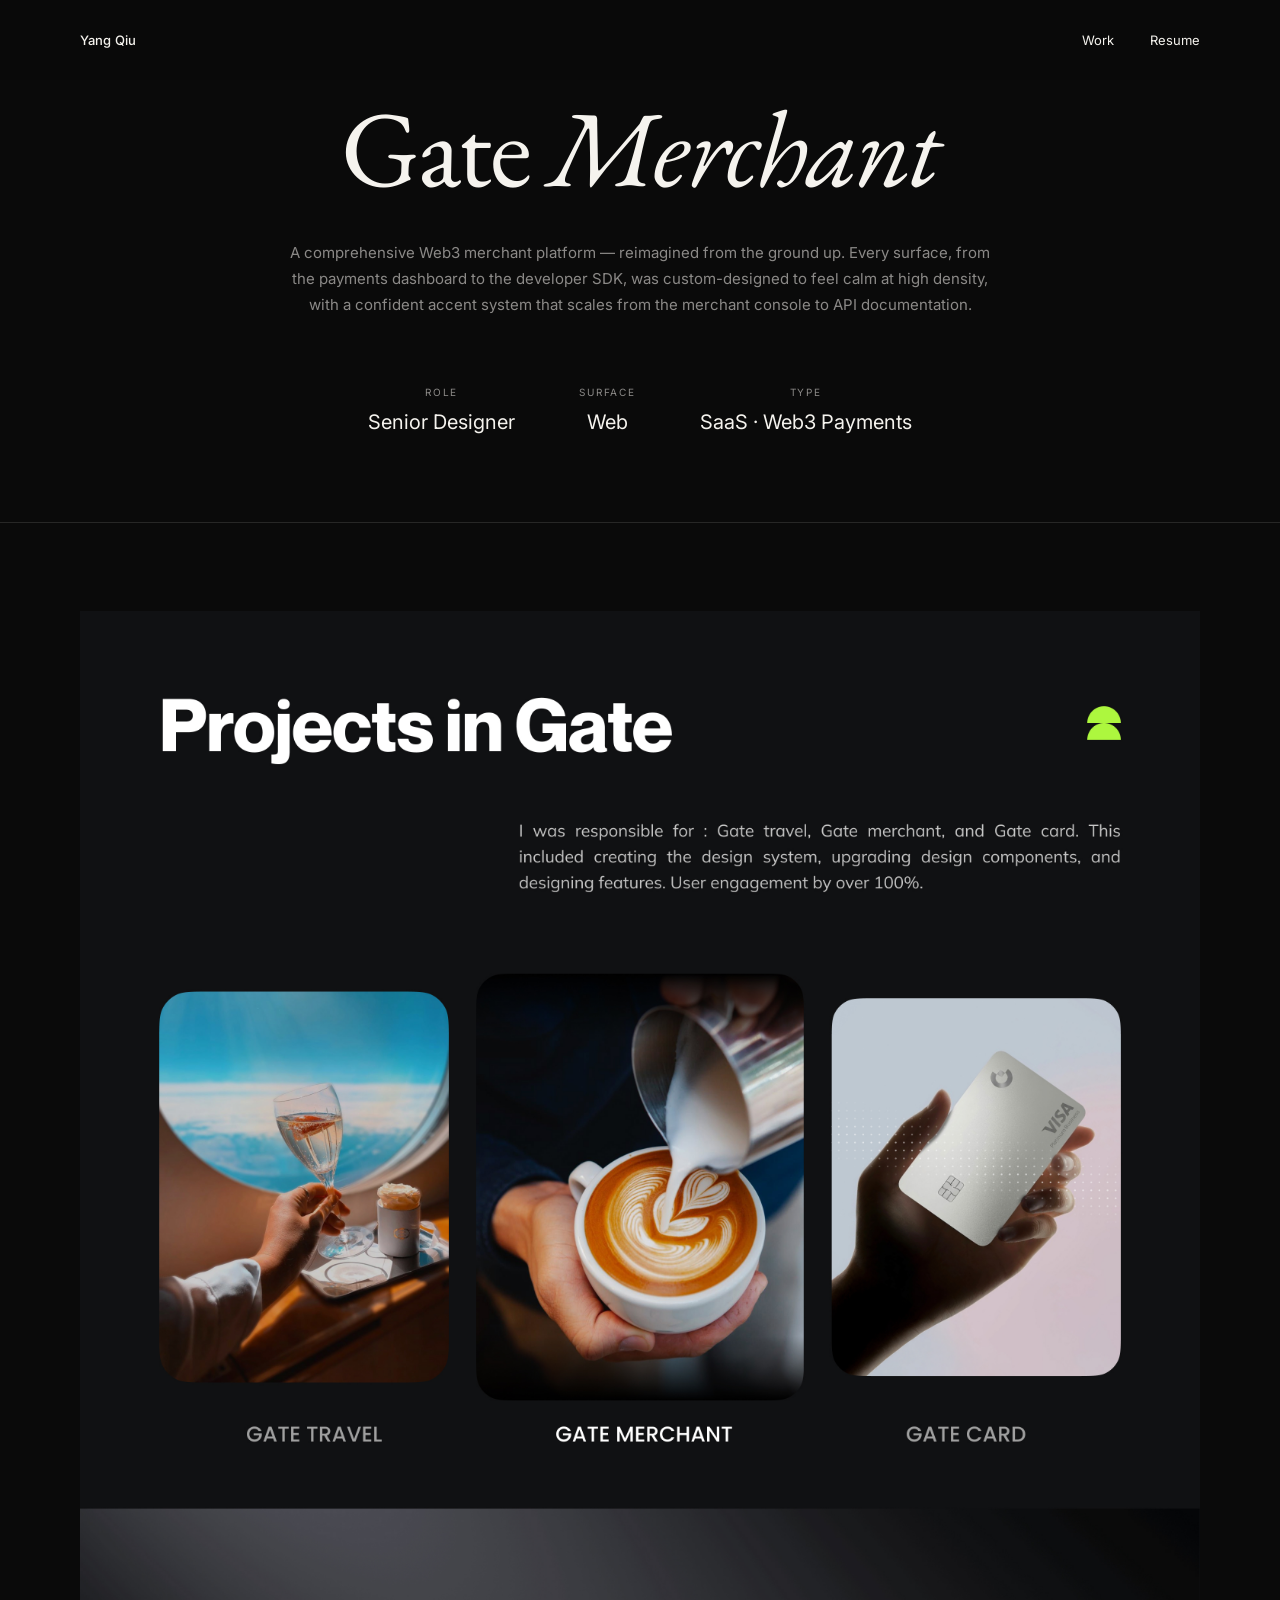
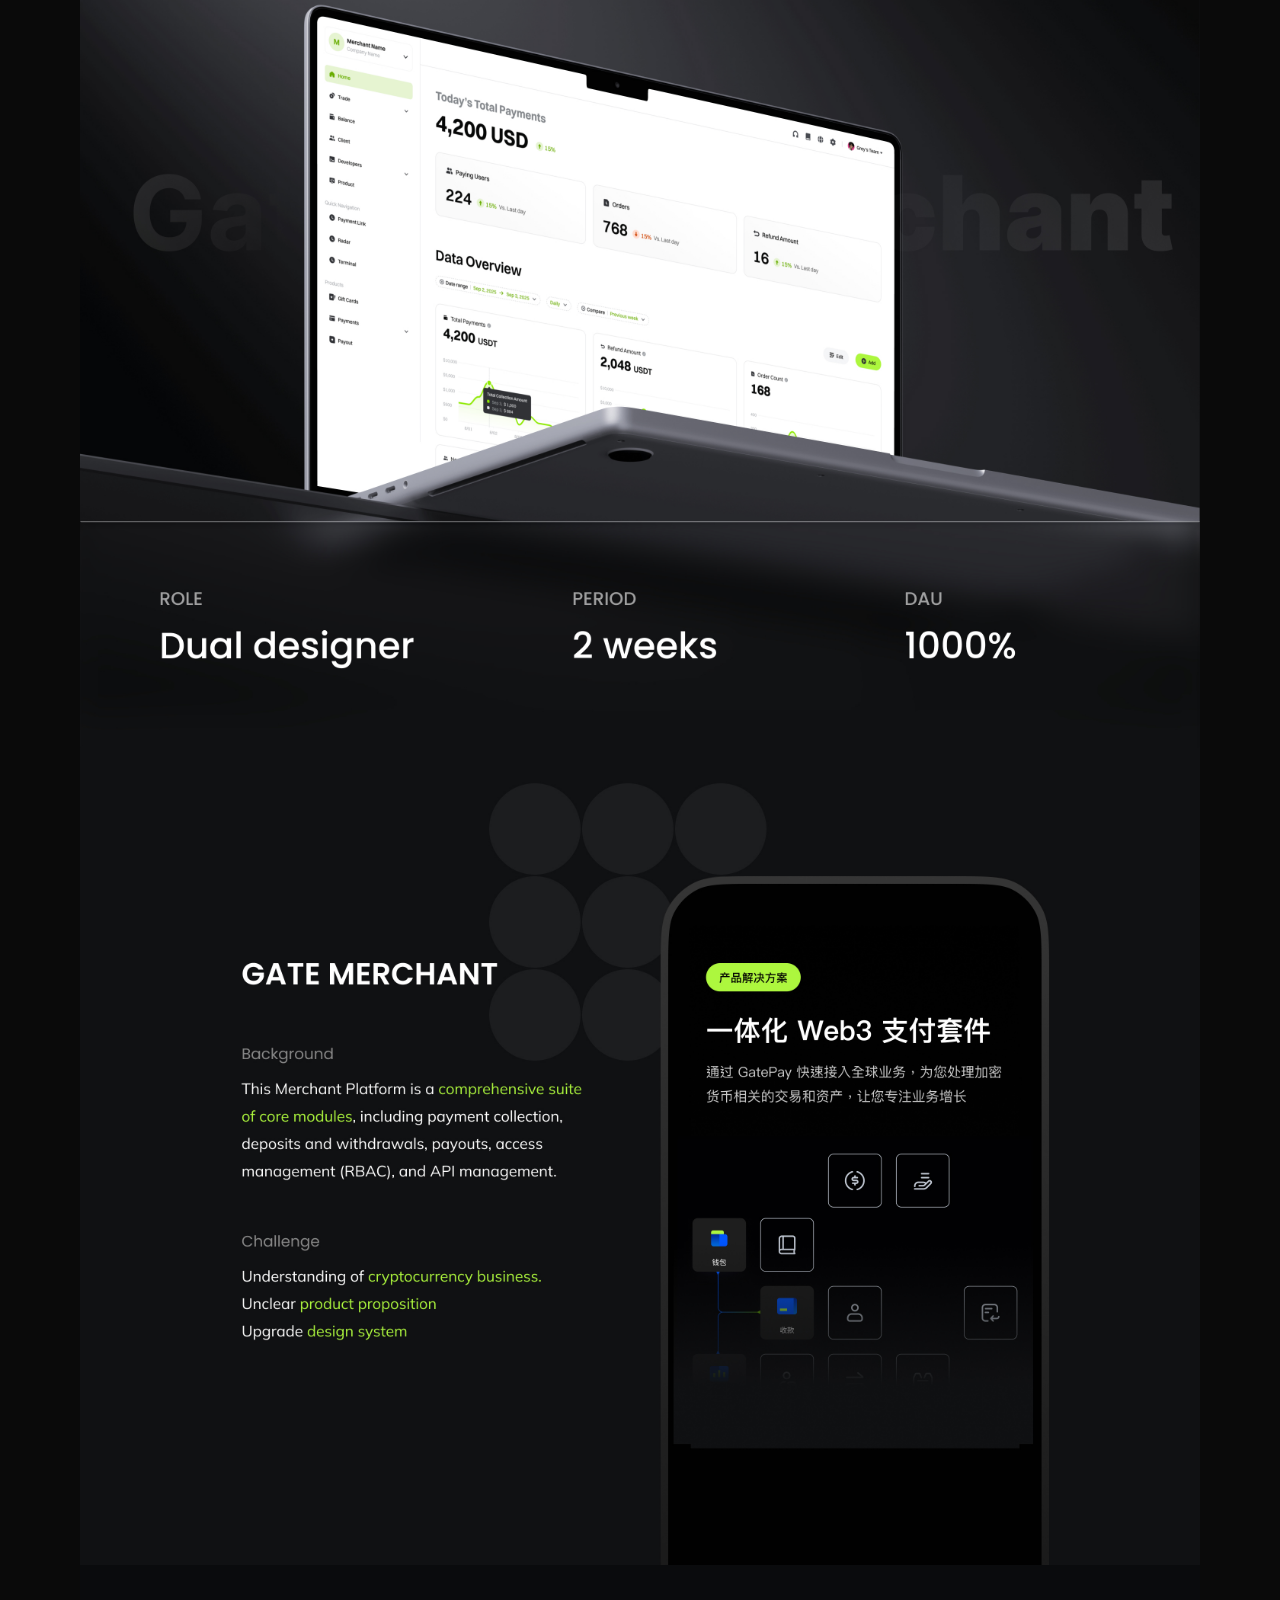
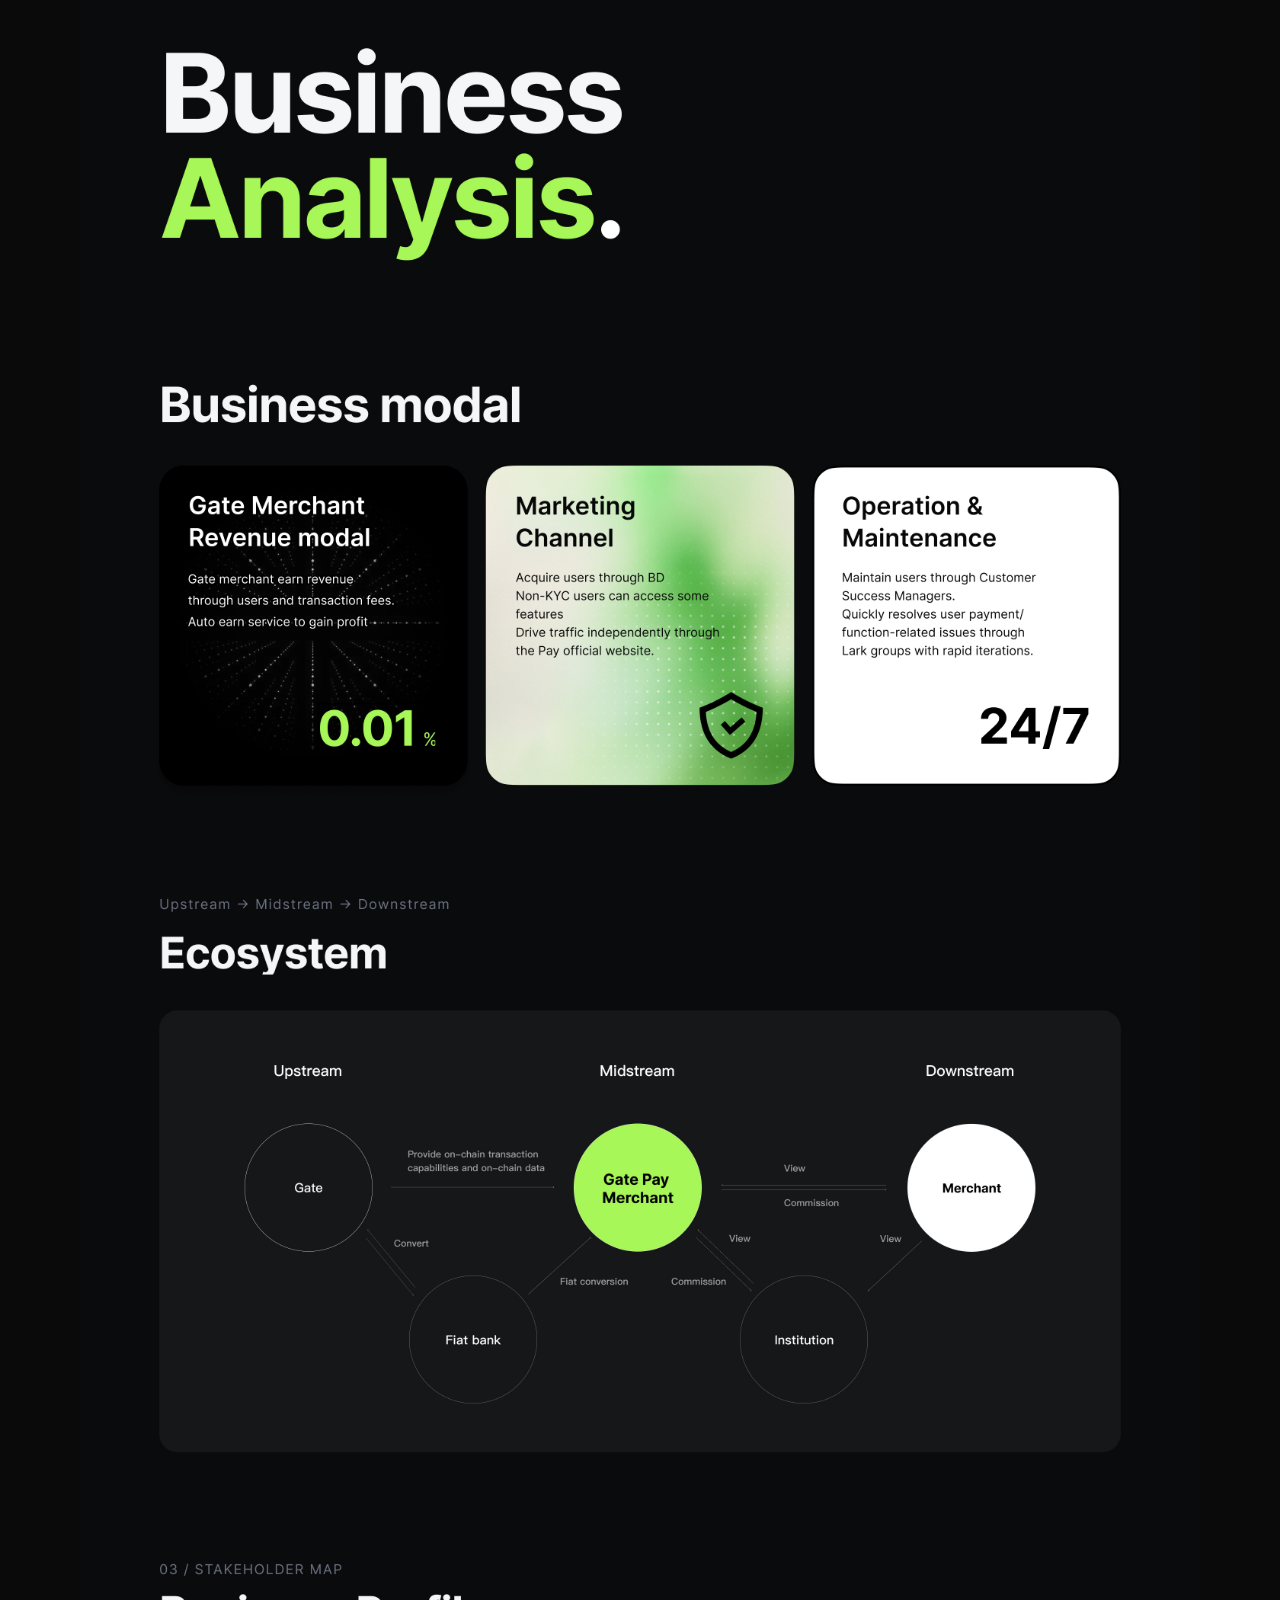
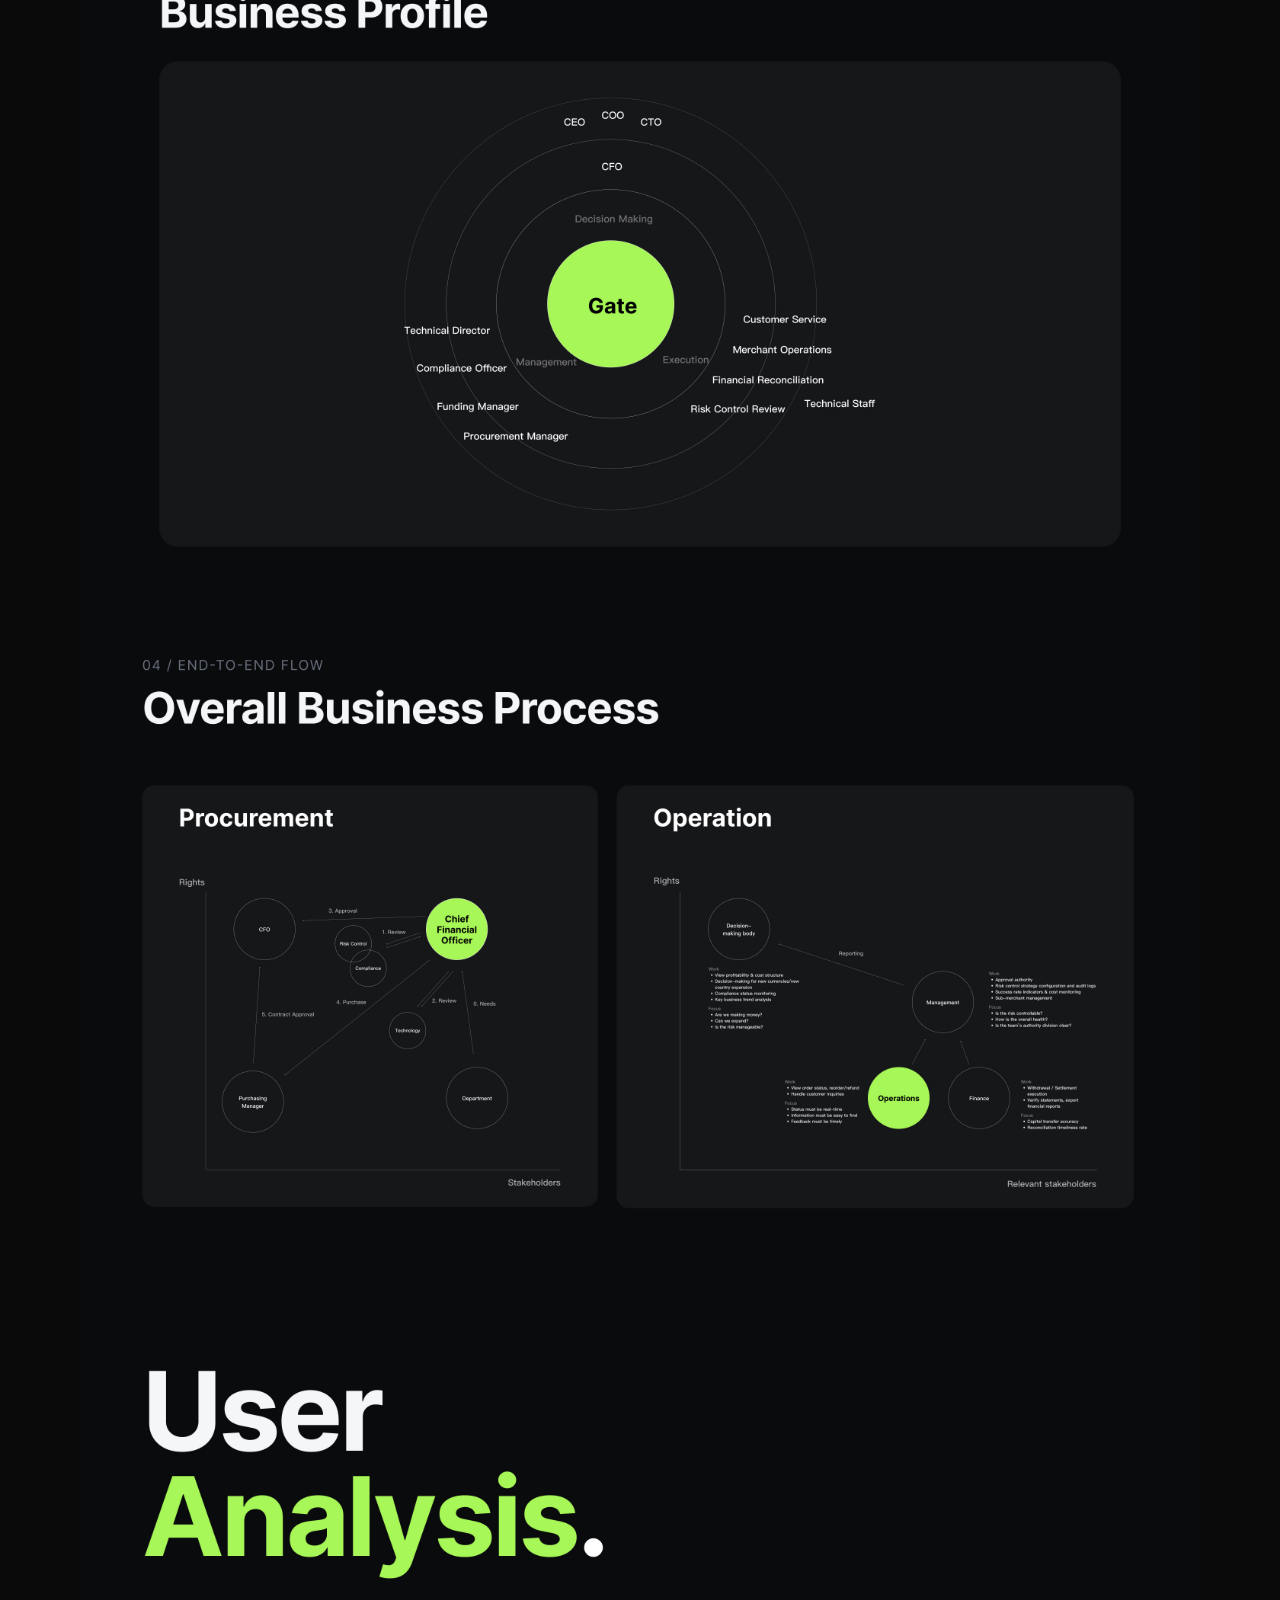
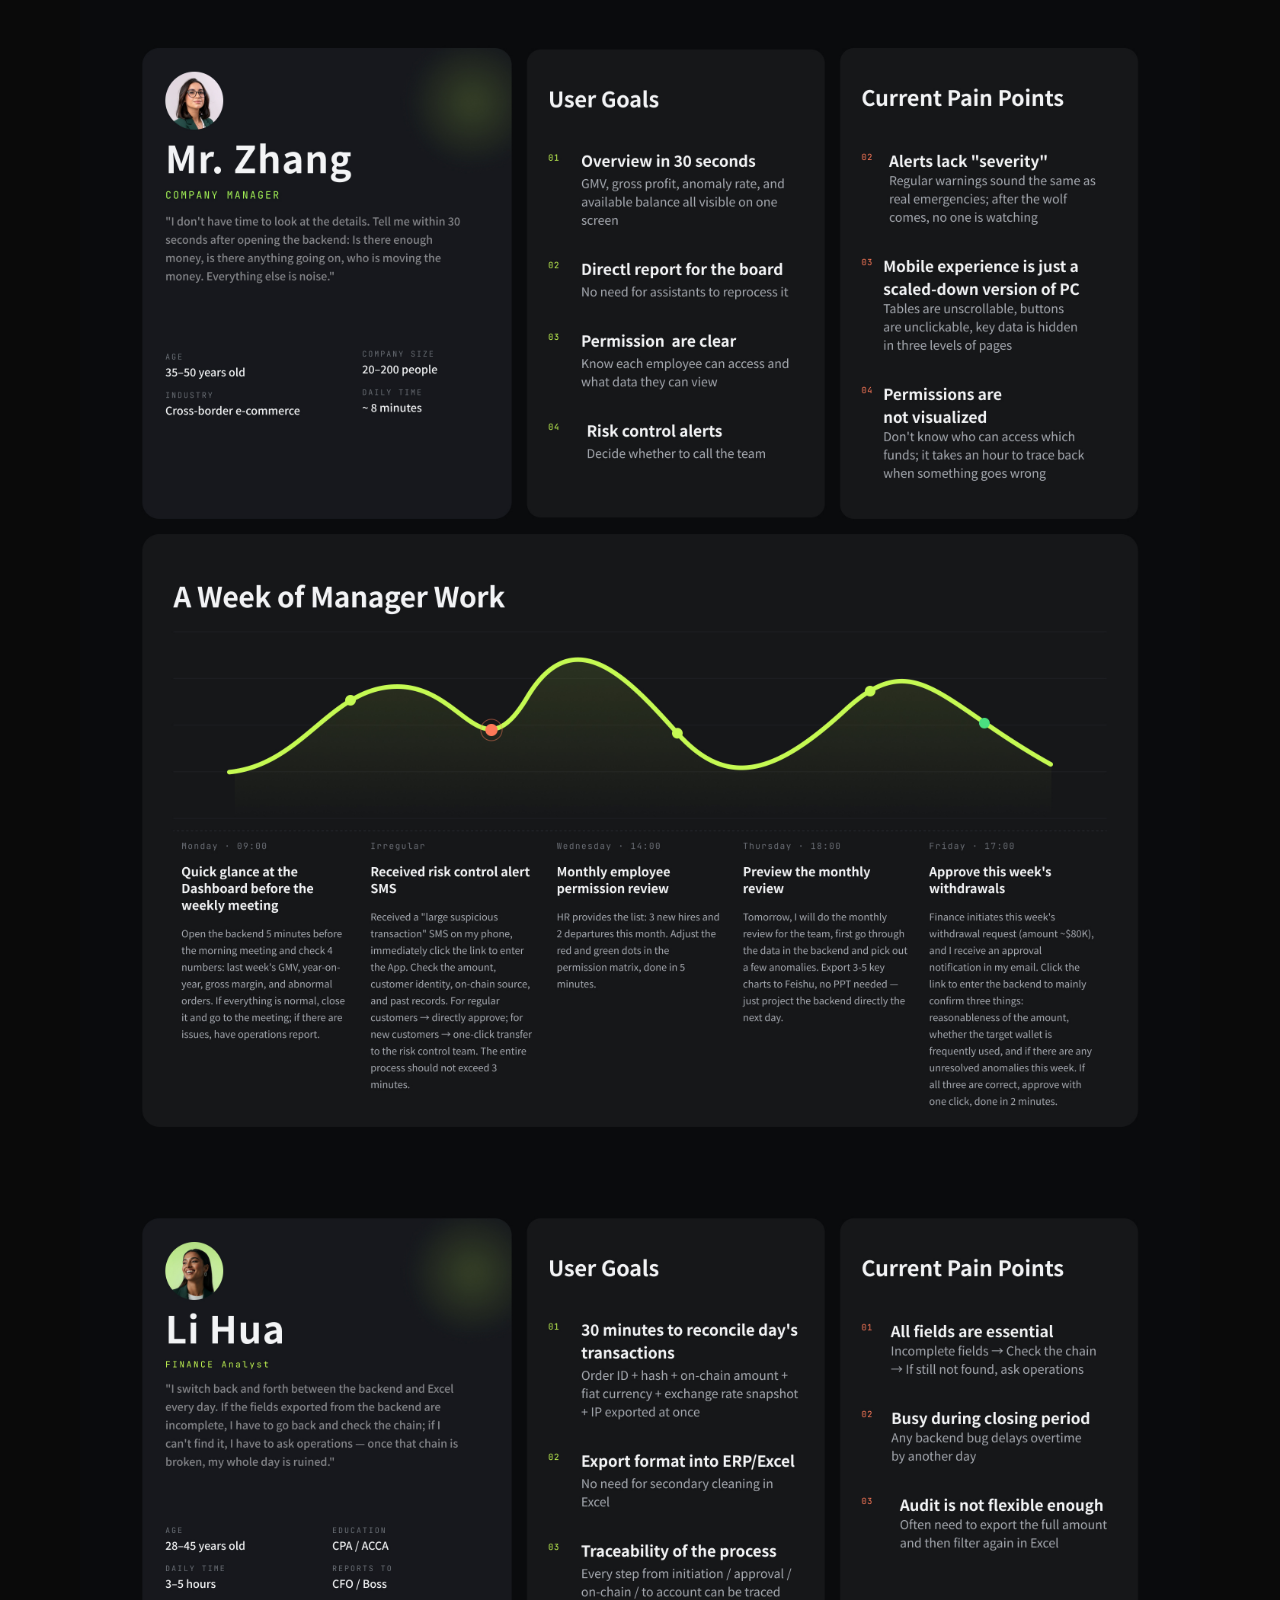
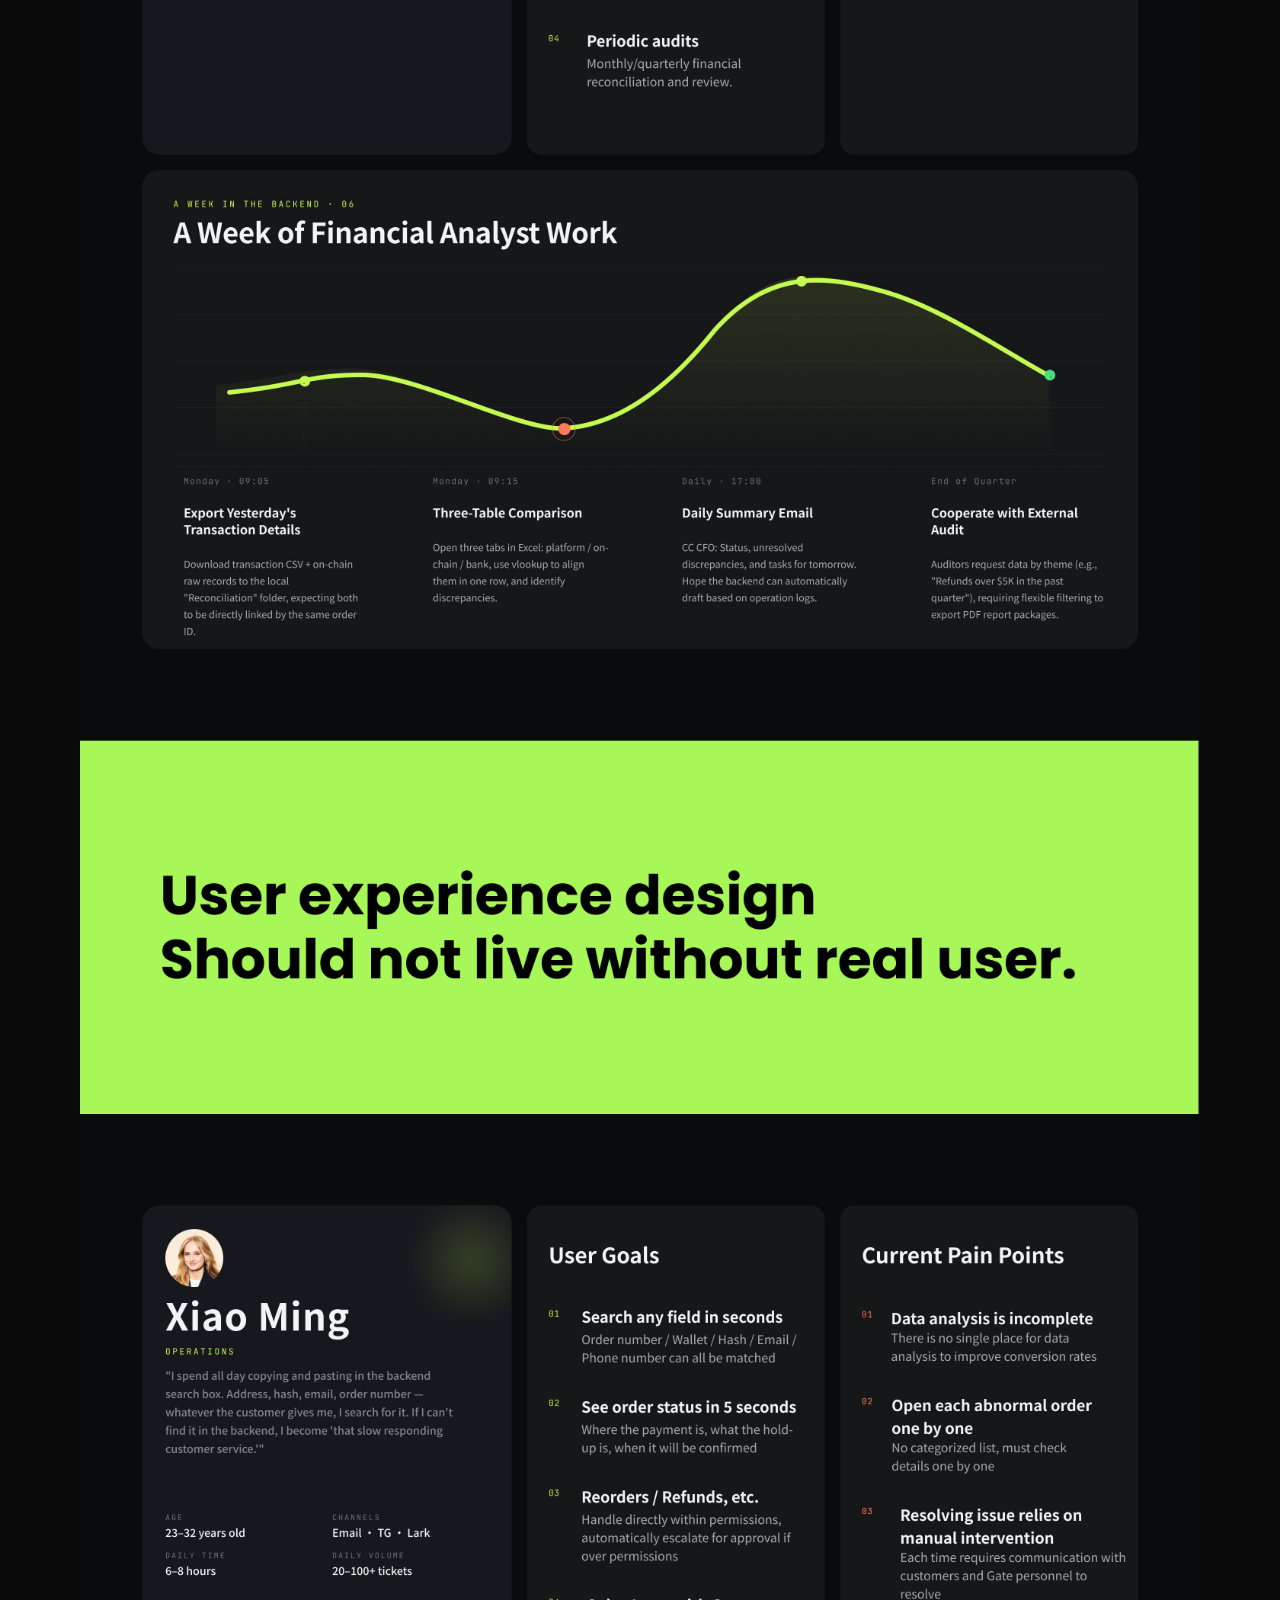
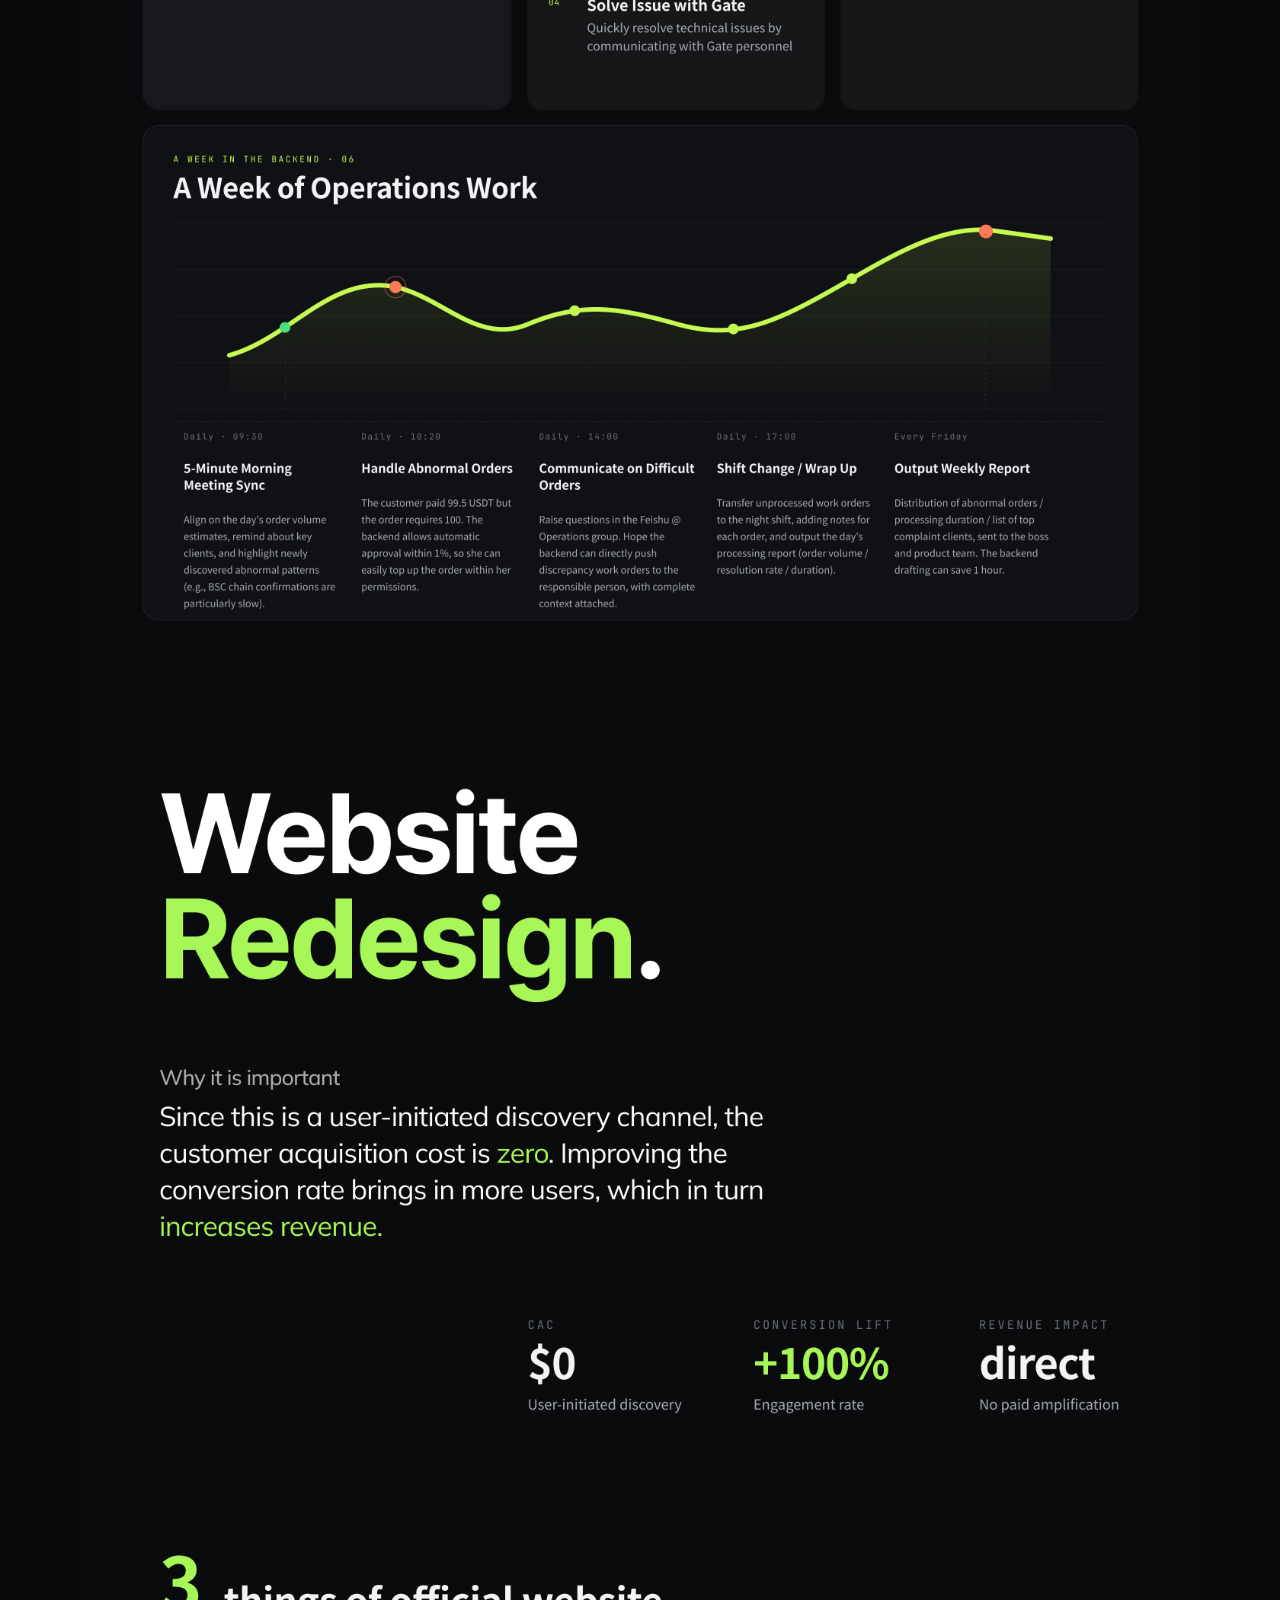
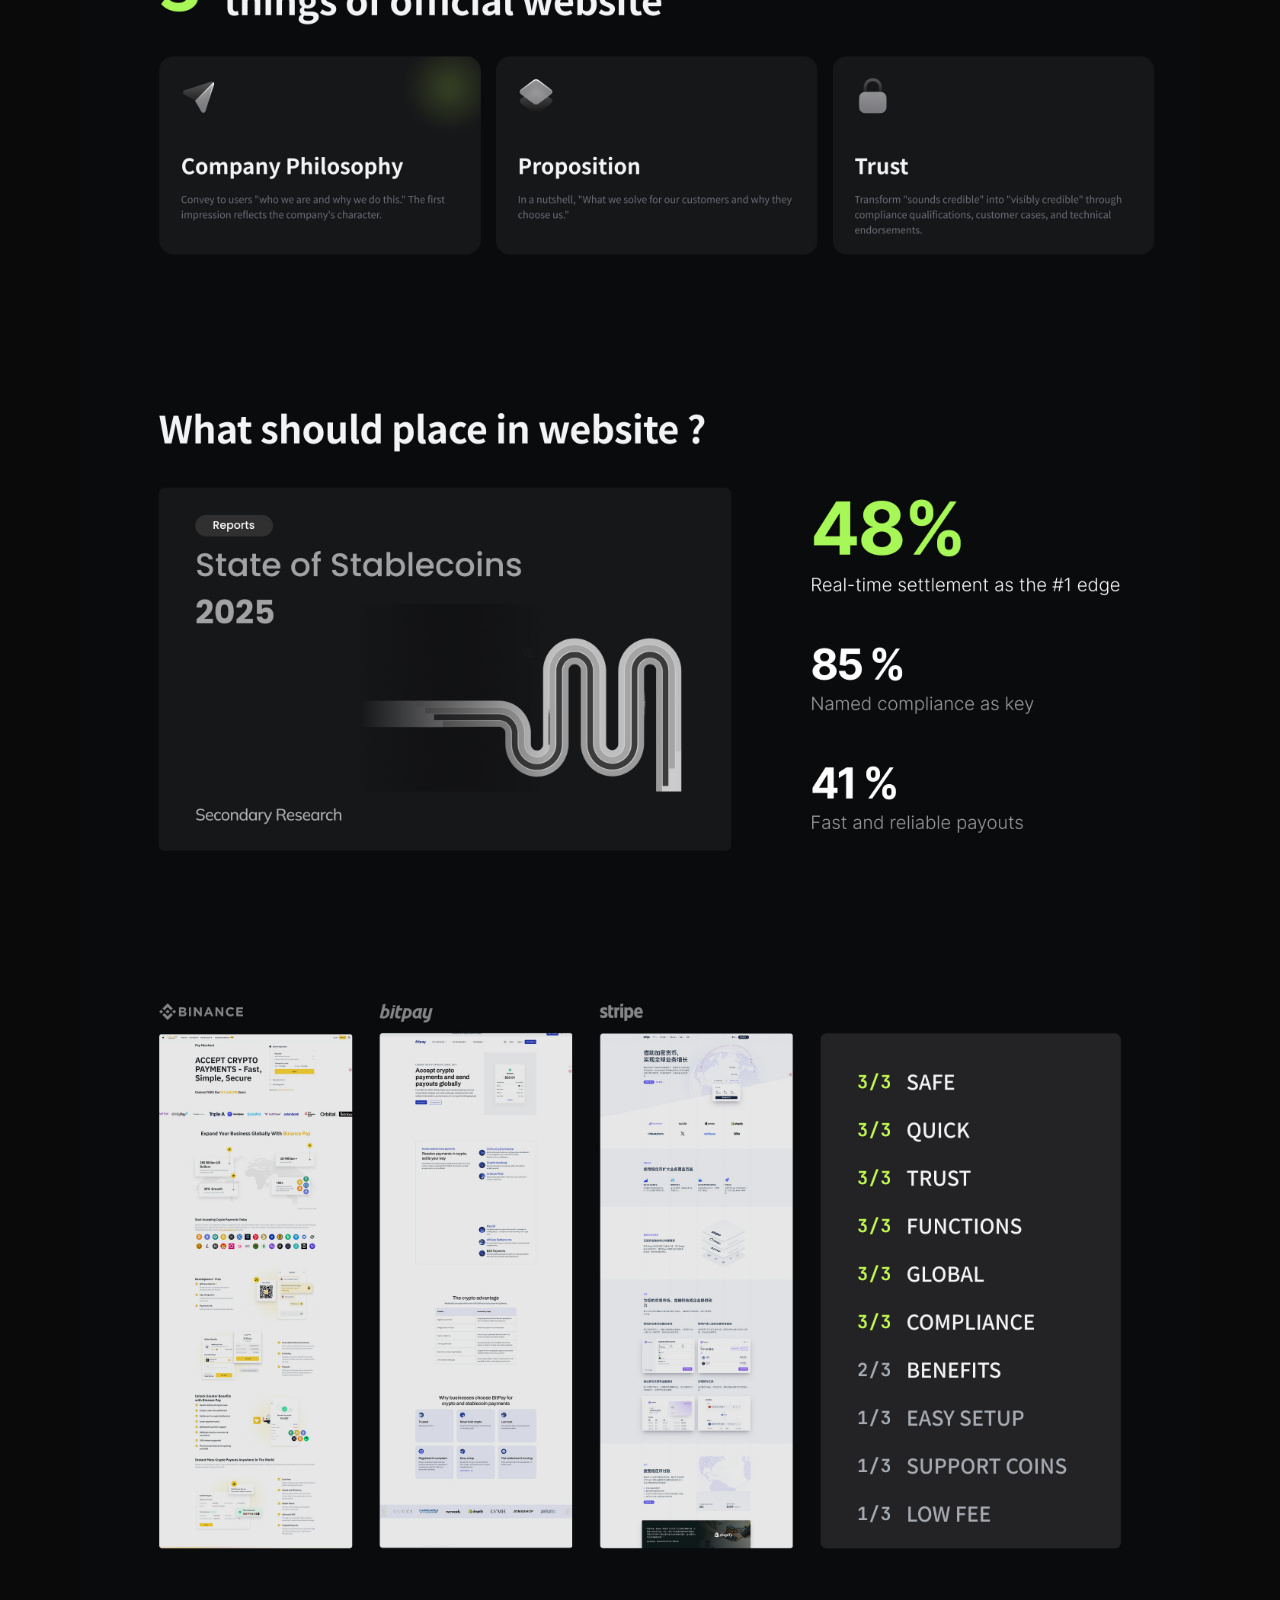
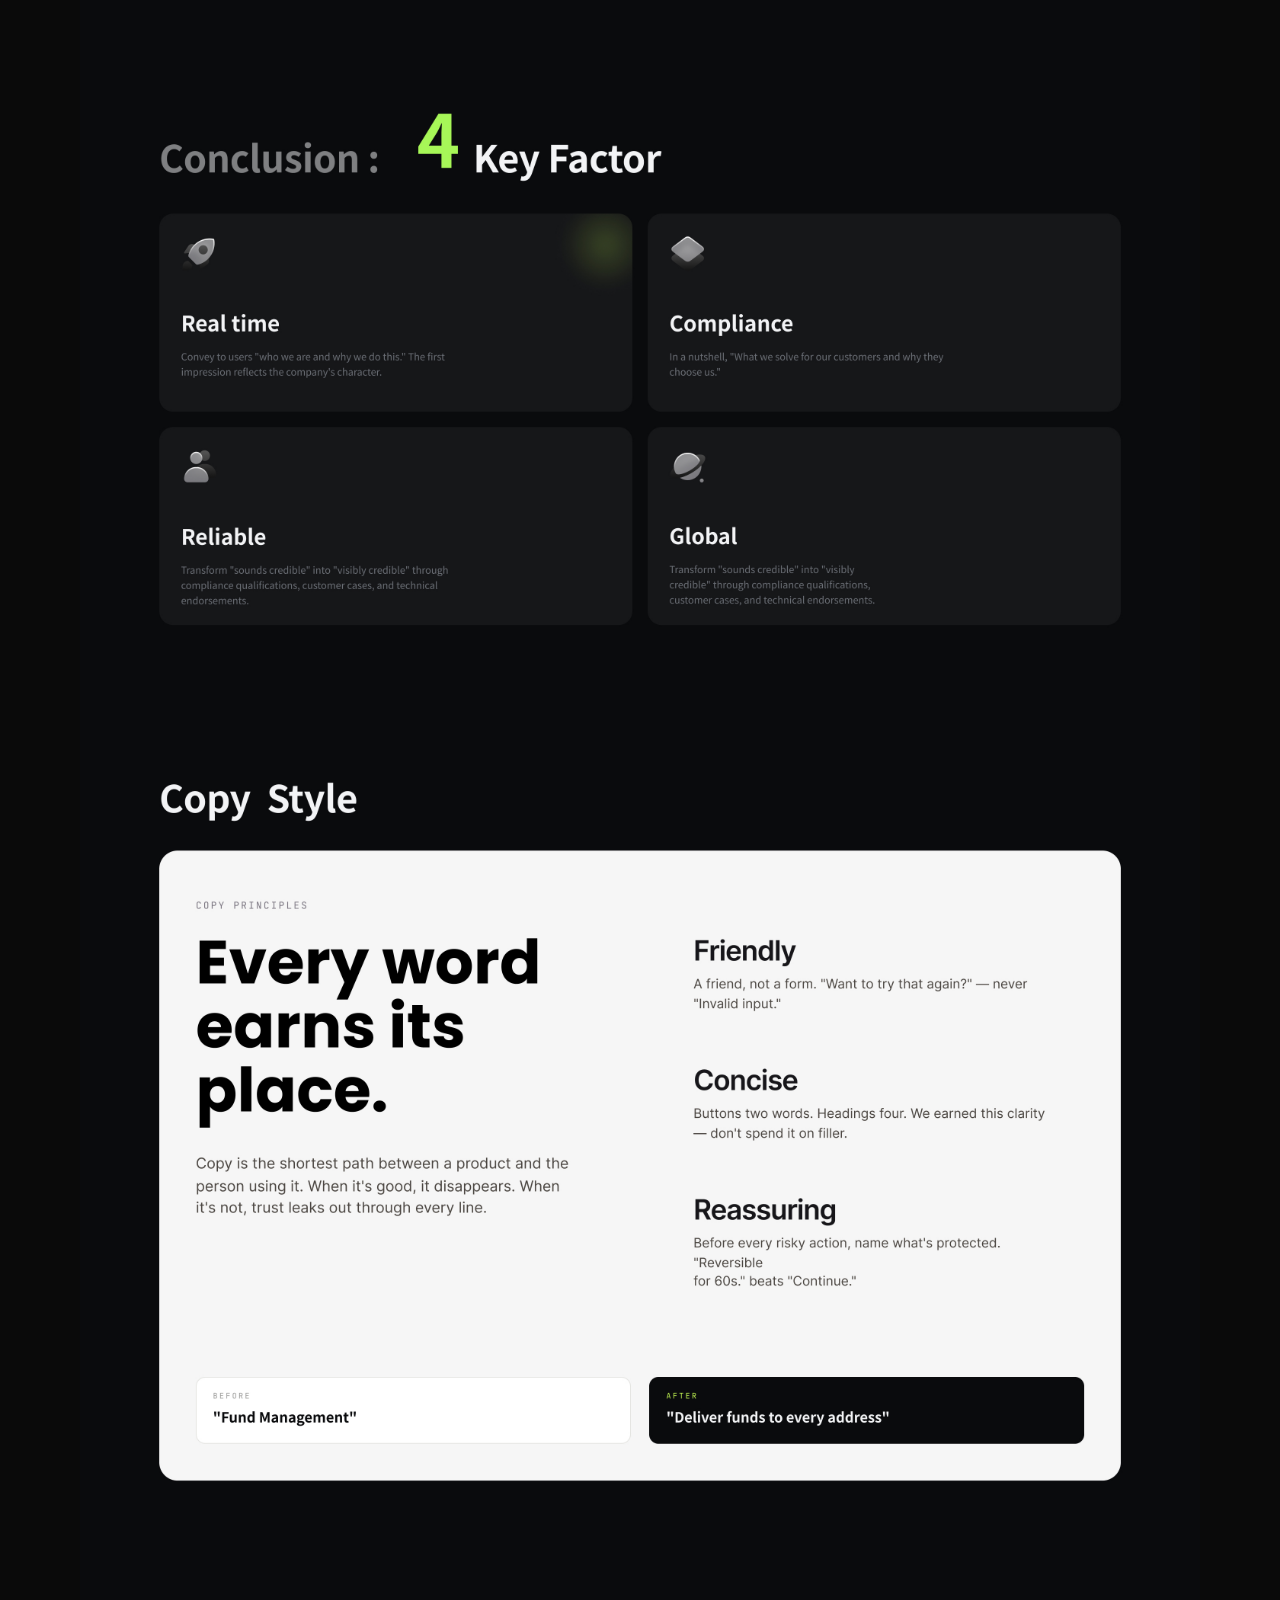
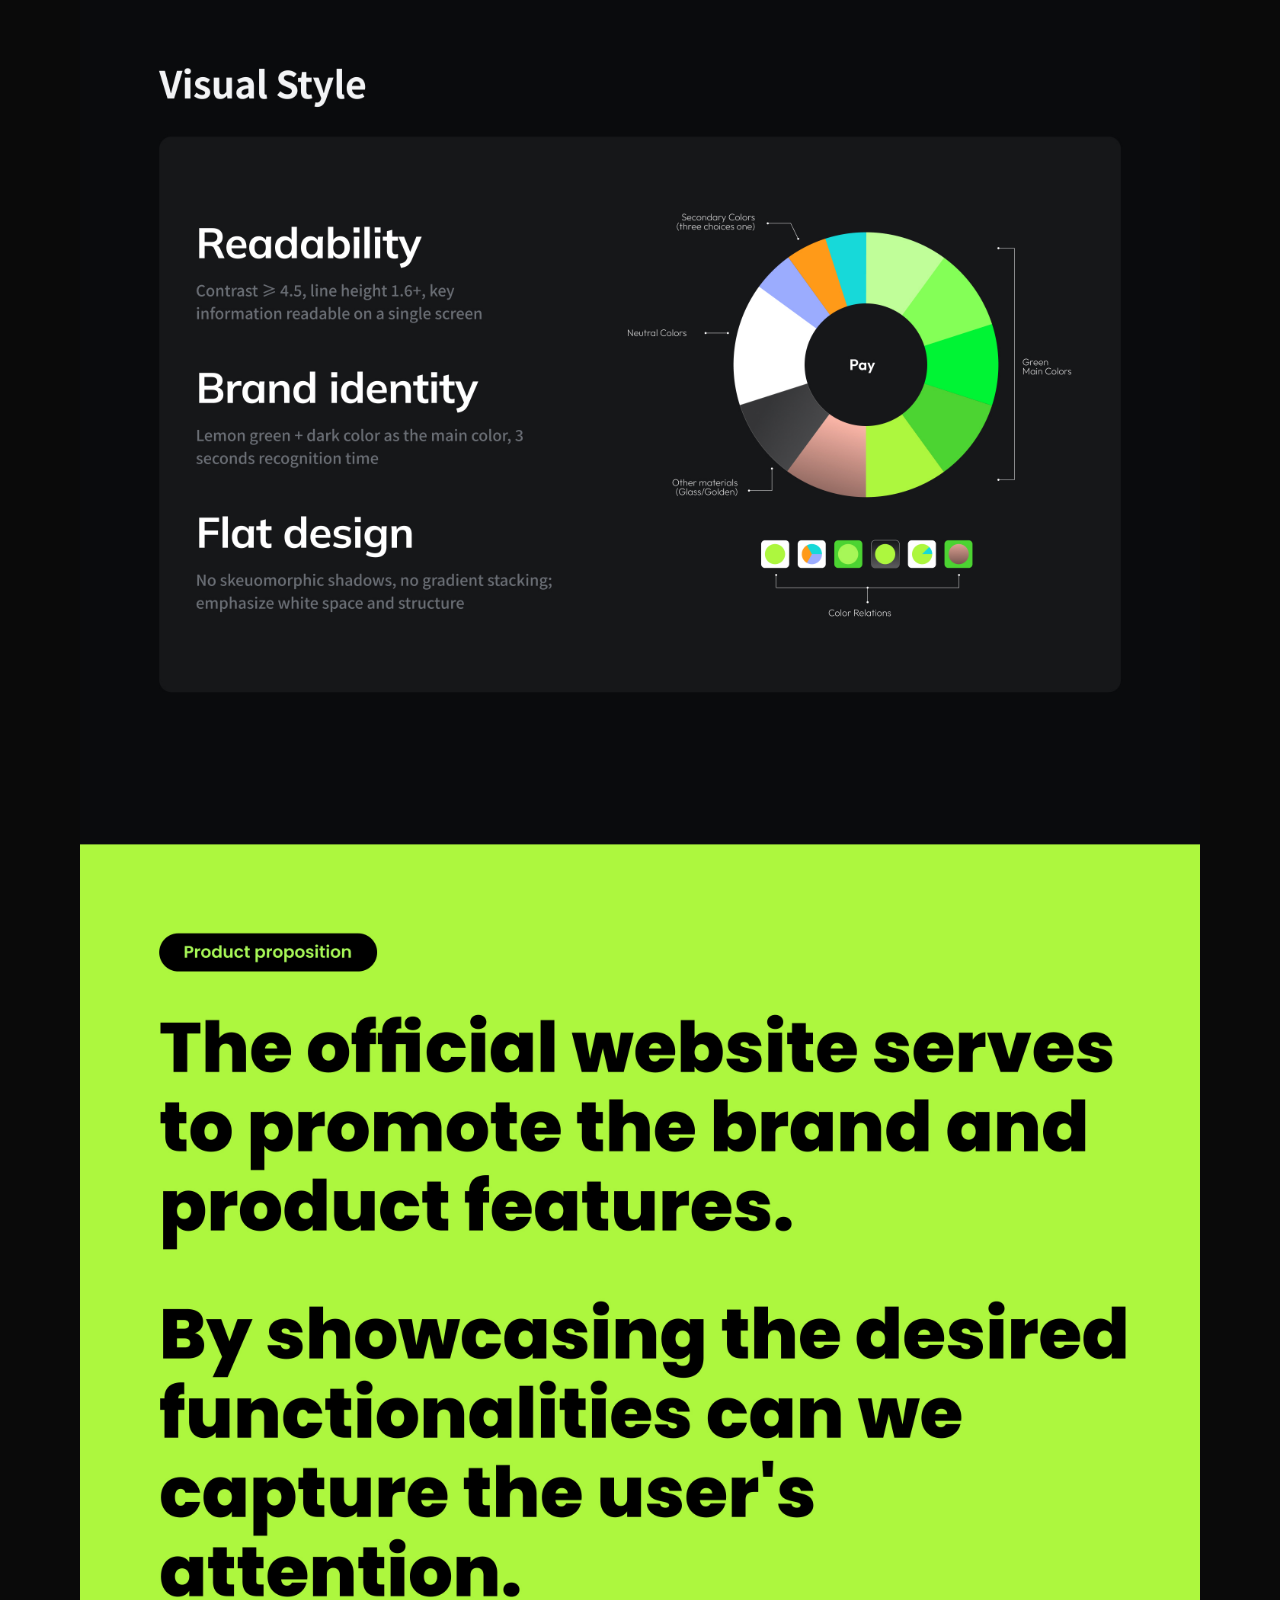
<file: cases/gate.html>
<!doctype html>
<html lang="en">
  <head>
    <meta charset="utf-8" />
    <meta name="viewport" content="width=device-width, initial-scale=1" />
    <title>Gate Merchant Platform · UX case study — Yang Qiu</title>
    <link rel="preconnect" href="https://fonts.googleapis.com" />
    <link rel="preconnect" href="https://fonts.gstatic.com" crossorigin />
    <link
      href="https://fonts.googleapis.com/css2?family=EB+Garamond:ital,wght@0,400;0,500;1,400;1,500&family=Inter:wght@300;400;500;600&display=swap"
      rel="stylesheet"
    />
    <link rel="stylesheet" href="../styles-v4.css" />
    <link rel="stylesheet" href="../case-spy.css" />
    <style>
      :root { --spy-bg: #0a0a0a; --spy-ink: #f5f3ee; --spy-muted: rgba(245,243,238,0.55); --spy-dot: rgba(245,243,238,0.32); --spy-dot-hover: rgba(245,243,238,0.6); --spy-accent: #c5ff3d; --spy-accent-glow: rgba(197,255,61,0.18); --spy-mobile-bg: rgba(10,10,10,0.85); }
      /* Dark case-study palette — black ground, light ink (aligned with homepage). */
      :root {
        --case-bg: #0a0a0a;
        --case-ink: #f5f3ee;
        --case-muted: rgba(245,243,238,0.55);
        --case-line: rgba(245,243,238,0.12);
        --case-tint: var(--case-bg);
        --case-gutter: 120px;
        --case-max: 1680px;
      }

      body { background: var(--case-bg); color: var(--case-ink); }
      .case-page { background: var(--case-bg); min-height: 100vh; }

      /* Topbar — mirrors the homepage exactly (brand left, nav right) */
      .case-topbar {
        max-width: var(--case-max);
        margin: 0 auto;
        display: flex;
        align-items: center;
        justify-content: space-between;
        padding: 32px var(--case-gutter);
      }
      .case-topbar .brand {
        font-family: "Inter", sans-serif;
        font-size: 13px;
        font-weight: 500;
        color: var(--case-ink);
        letter-spacing: 0.1px;
        text-decoration: none;
      }
      .case-topbar__end { display: flex; align-items: center; gap: 28px; }
      .case-topbar .nav {
        display: flex;
        gap: 36px;
        font-family: "Inter", sans-serif;
        font-size: 13px;
        font-weight: 400;
      }
      .case-topbar .nav a {
        color: var(--case-ink);
        text-decoration: none;
        transition: opacity 150ms ease;
      }
      .case-topbar .nav a:hover { opacity: 0.55; }

      /* Centered case header */
      .case-header {
        max-width: var(--case-max);
        margin: 0 auto;
        padding: 96px var(--case-gutter) 32px;
        text-align: center;
      }
      .case-title {
        font-family: "EB Garamond", serif;
        font-weight: 400;
        font-size: 132px;
        line-height: 0.96;
        letter-spacing: -2.5px;
        color: var(--case-ink);
        margin: 0 auto;
        max-width: 1100px;
      }
      .case-title em { font-style: italic; font-weight: 400; }
      .case-sub {
        margin: 40px auto 0;
        max-width: 720px;
        font-family: "Inter", sans-serif;
        font-size: 15px;
        line-height: 1.75;
        color: var(--case-muted);
      }

      /* Meta strip */
      .case-meta {
        max-width: var(--case-max);
        margin: 0 auto;
        padding: 36px var(--case-gutter) 88px;
        display: flex;
        flex-wrap: wrap;
        justify-content: center;
        gap: 64px;
        border-bottom: 1px solid var(--case-line);
      }
      .case-meta-item { text-align: center; }
      .case-meta-item dt {
        font-family: "Inter", sans-serif;
        font-size: 10px;
        letter-spacing: 1.8px;
        text-transform: uppercase;
        color: var(--case-muted);
        margin-bottom: 12px;
      }
      .case-meta-item dd {
        margin: 0;
        font-family: "Inter", -apple-system, BlinkMacSystemFont, sans-serif;
        font-size: 20px;
        color: var(--case-ink);
      }

      /* Slide deck — black ground for gaps and slide chrome */
      .deck {
        max-width: var(--case-max);
        margin: 0 auto;
        padding: 88px var(--case-gutter) 120px;
        display: flex;
        flex-direction: column;
        gap: 0;
        background: var(--case-bg);
      }
      .slide {
        position: relative;
        max-width: 1200px;
        width: 100%;
        margin-left: auto;
        margin-right: auto;
        background: var(--case-tint);
        overflow: hidden;
        border-radius: 0;
      }
      .slide img {
        width: 100%;
        height: auto;
        display: block;
      }

      /* Bottom pager */
      .case-footer {
        max-width: var(--case-max);
        margin: 0 auto;
        padding: 40px var(--case-gutter) 80px;
        display: flex;
        justify-content: space-between;
        align-items: center;
        border-top: 1px solid var(--case-line);
        font-family: "Inter", sans-serif;
        font-size: 12px;
        color: var(--case-muted);
      }
      .case-footer a {
        color: var(--case-ink);
        text-decoration: none;
        display: inline-flex;
        align-items: center;
        gap: 8px;
        transition: opacity 150ms ease;
      }
      .case-footer a:hover { opacity: 0.55; }

      /* Responsive */
      @media (max-width: 1440px) {
        :root { --case-gutter: 80px; }
        .case-title { font-size: 108px; }
      }
      @media (max-width: 1200px) {
        :root { --case-gutter: 56px; }
        .case-title { font-size: 84px; letter-spacing: -1.5px; }
      }
      @media (max-width: 900px) {
        :root { --case-gutter: 32px; }
        .case-topbar { padding: 24px var(--case-gutter); }
        .case-header { padding: 56px var(--case-gutter) 40px; }
        .case-title { font-size: 56px; letter-spacing: -1px; }
        .case-meta { padding: 40px var(--case-gutter) 56px; gap: 32px; }
        .deck { padding: 56px var(--case-gutter) 80px; gap: 0; }
        .case-footer { flex-direction: column; gap: 16px; padding: 32px var(--case-gutter) 56px; }
      }
      @media (max-width: 560px) {
        :root { --case-gutter: 20px; }
        .case-topbar .nav { gap: 20px; font-size: 12px; }
        .case-title { font-size: 44px; }
      }

    </style>
  </head>
  <body>
    <div class="case-page">
      <!-- Topbar — same shape as homepage -->
      <header class="case-topbar">
        <a class="brand" href="../work.html" aria-label="Home">Yang Qiu</a>
        <nav class="nav" aria-label="Main">
          <a href="../work.html#work">Work</a>
          <a href="../about.html">Resume</a>
        </nav>
      </header>

      <!-- Case header -->
      <section class="case-header">
        <h1 class="case-title">Gate <em>Merchant</em></h1>
        <p class="case-sub">
          A comprehensive Web3 merchant platform &mdash; reimagined from the
          ground up. Every surface, from the payments dashboard to the
          developer SDK, was custom-designed to feel calm at high density,
          with a confident accent system that scales from the merchant console
          to API documentation.
        </p>
      </section>

      <dl class="case-meta">
        <div class="case-meta-item"><dt>Role</dt><dd>Senior Designer</dd></div>
        <div class="case-meta-item"><dt>Surface</dt><dd>Web</dd></div>
        <div class="case-meta-item"><dt>Type</dt><dd>SaaS · Web3 Payments</dd></div>
      </dl>

      <!-- Left-side scrollspy -->
      <nav class="case-spy" id="caseSpy" aria-label="Section progress">
        <button type="button" class="case-spy__item" data-target="sec-01">
          <span class="case-spy__dot"></span><span class="case-spy__label">Overview</span>
        </button>
        <button type="button" class="case-spy__item" data-target="sec-02">
          <span class="case-spy__dot"></span><span class="case-spy__label">Projects in Gate</span>
        </button>
        <button type="button" class="case-spy__item" data-target="sec-03">
          <span class="case-spy__dot"></span><span class="case-spy__label">Competitor analysis</span>
        </button>
        <button type="button" class="case-spy__item" data-target="sec-04">
          <span class="case-spy__dot"></span><span class="case-spy__label">Feature matrix</span>
        </button>
        <button type="button" class="case-spy__item" data-target="sec-05">
          <span class="case-spy__dot"></span><span class="case-spy__label">Style guide upgrade</span>
        </button>
        <button type="button" class="case-spy__item" data-target="sec-06">
          <span class="case-spy__dot"></span><span class="case-spy__label">Gate Pay IA</span>
        </button>
        <button type="button" class="case-spy__item" data-target="sec-07">
          <span class="case-spy__dot"></span><span class="case-spy__label">Gate Pay Merchant</span>
        </button>
        <button type="button" class="case-spy__item" data-target="sec-08">
          <span class="case-spy__dot"></span><span class="case-spy__label">Gate Card &amp; Travel</span>
        </button>
      </nav>

      <!-- Slides — assets/G1.jpg … G8.jpg -->
      <main class="deck">
        <section class="slide" id="sec-01" data-page="01">
          <img src="../assets/G1.jpg" alt="Gate Merchant — Overview." decoding="async" fetchpriority="high" />
        </section>
        <section class="slide" id="sec-02" data-page="02">
          <img src="../assets/G2.jpg?v=20260513" alt="Gate Merchant — Projects in Gate." decoding="async" loading="lazy" />
        </section>
        <section class="slide" id="sec-03" data-page="03">
          <img src="../assets/G3.jpg" alt="Gate Merchant — Competitor analysis." decoding="async" loading="lazy" />
        </section>
        <section class="slide" id="sec-04" data-page="04">
          <img src="../assets/G4.jpg" alt="Gate Merchant — Feature matrix." decoding="async" loading="lazy" />
        </section>
        <section class="slide" id="sec-05" data-page="05">
          <img src="../assets/G5.jpg" alt="Gate Merchant — Style guide upgrade." decoding="async" loading="lazy" />
        </section>
        <section class="slide" id="sec-06" data-page="06">
          <img src="../assets/G6.jpg" alt="Gate Merchant — Gate Pay IA." decoding="async" loading="lazy" />
        </section>
        <section class="slide" id="sec-07" data-page="07">
          <img src="../assets/G7.jpg" alt="Gate Merchant — Gate Pay Merchant." decoding="async" loading="lazy" />
        </section>
        <section class="slide" id="sec-08" data-page="08">
          <img src="../assets/G8.jpg" alt="Gate Merchant — Gate Card &amp; Travel." decoding="async" loading="lazy" />
        </section>
      </main>

      <!-- Bottom pager -->
      <footer class="case-footer">
        <a href="../work.html#work"><em>←</em>&nbsp;Back to work</a>
        <span>Gate Merchant Platform · Gate.io</span>
        <a href="hsbc.html">Next case &mdash; HSBC&nbsp;<em>→</em></a>
      </footer>
    </div>
    <audio id="site-audio" preload="metadata" loop playsinline style="display:none">
      <source src="../assets/audio/youth-reply-1988.mp3" type="audio/mpeg" />
    </audio>
    <script src="../site-audio.js"></script>
    <script src="../case-spy.js"></script>
  </body>
</html>
</file>
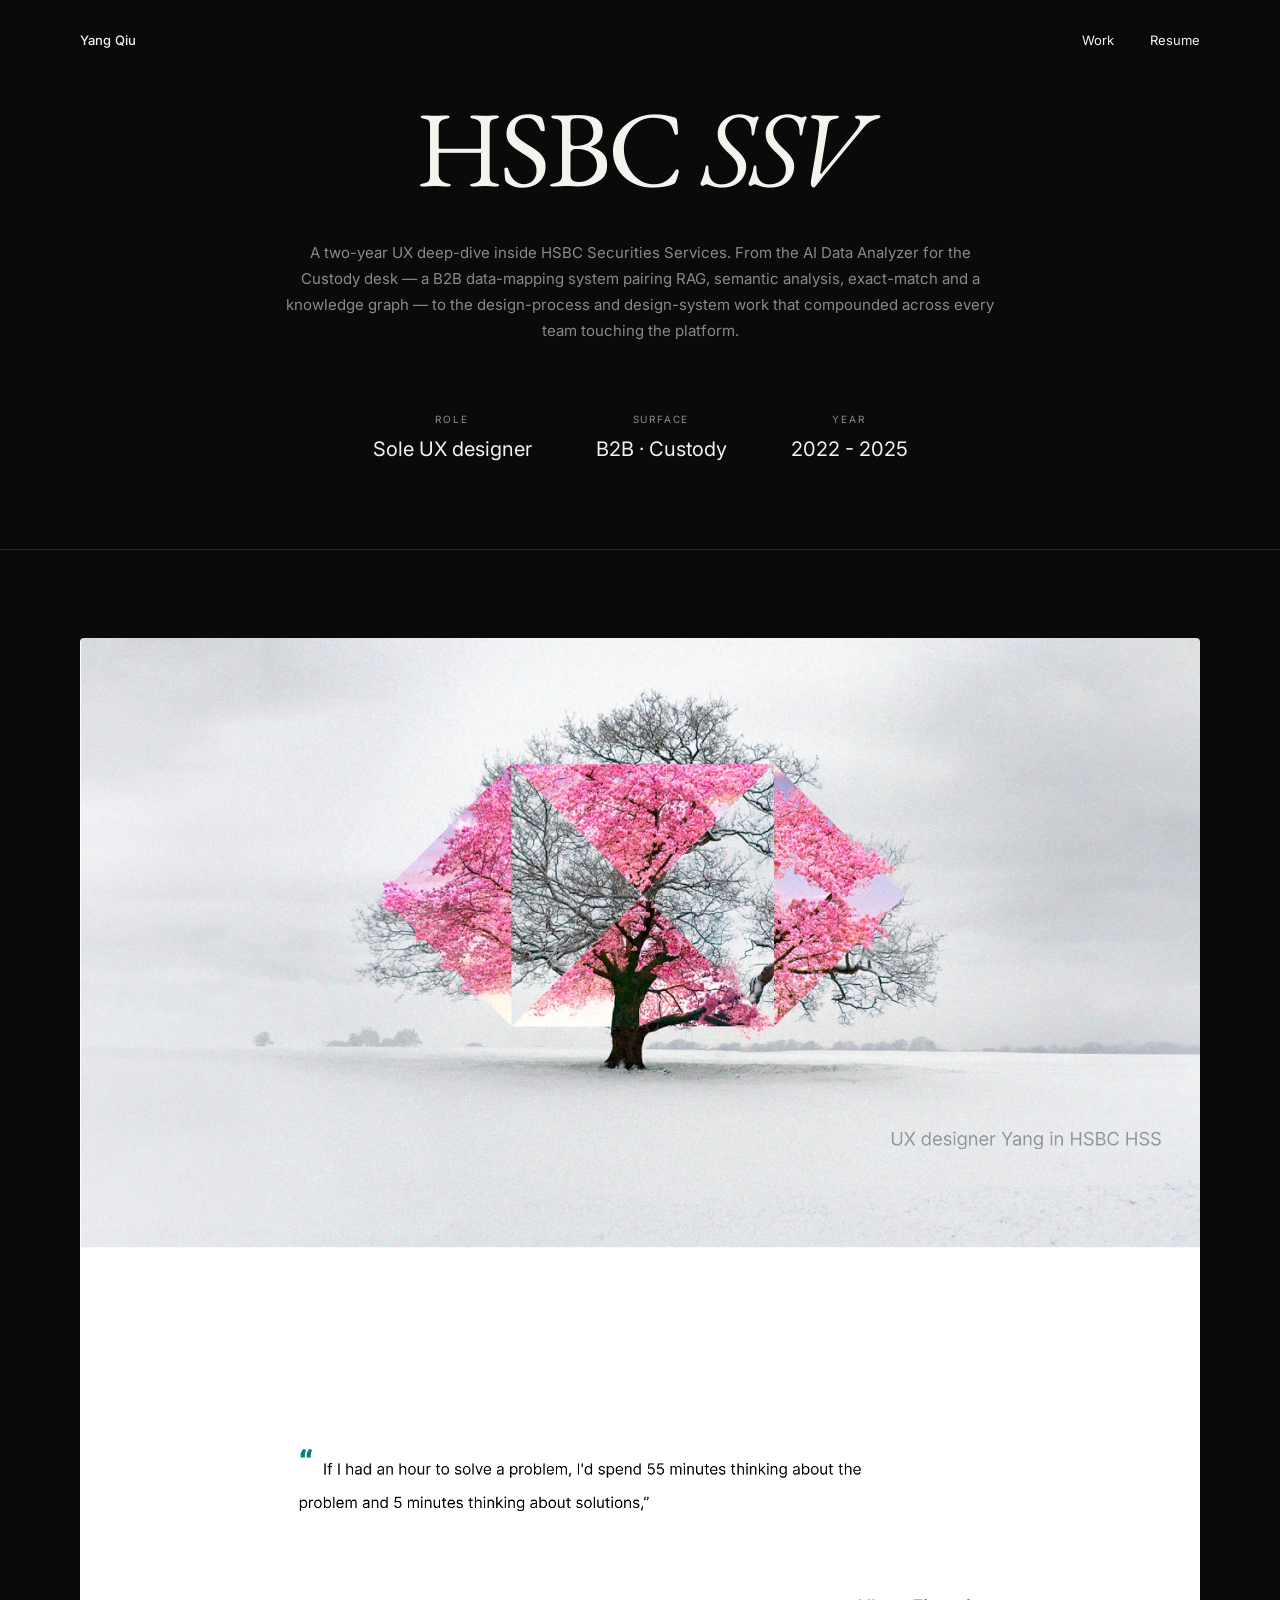
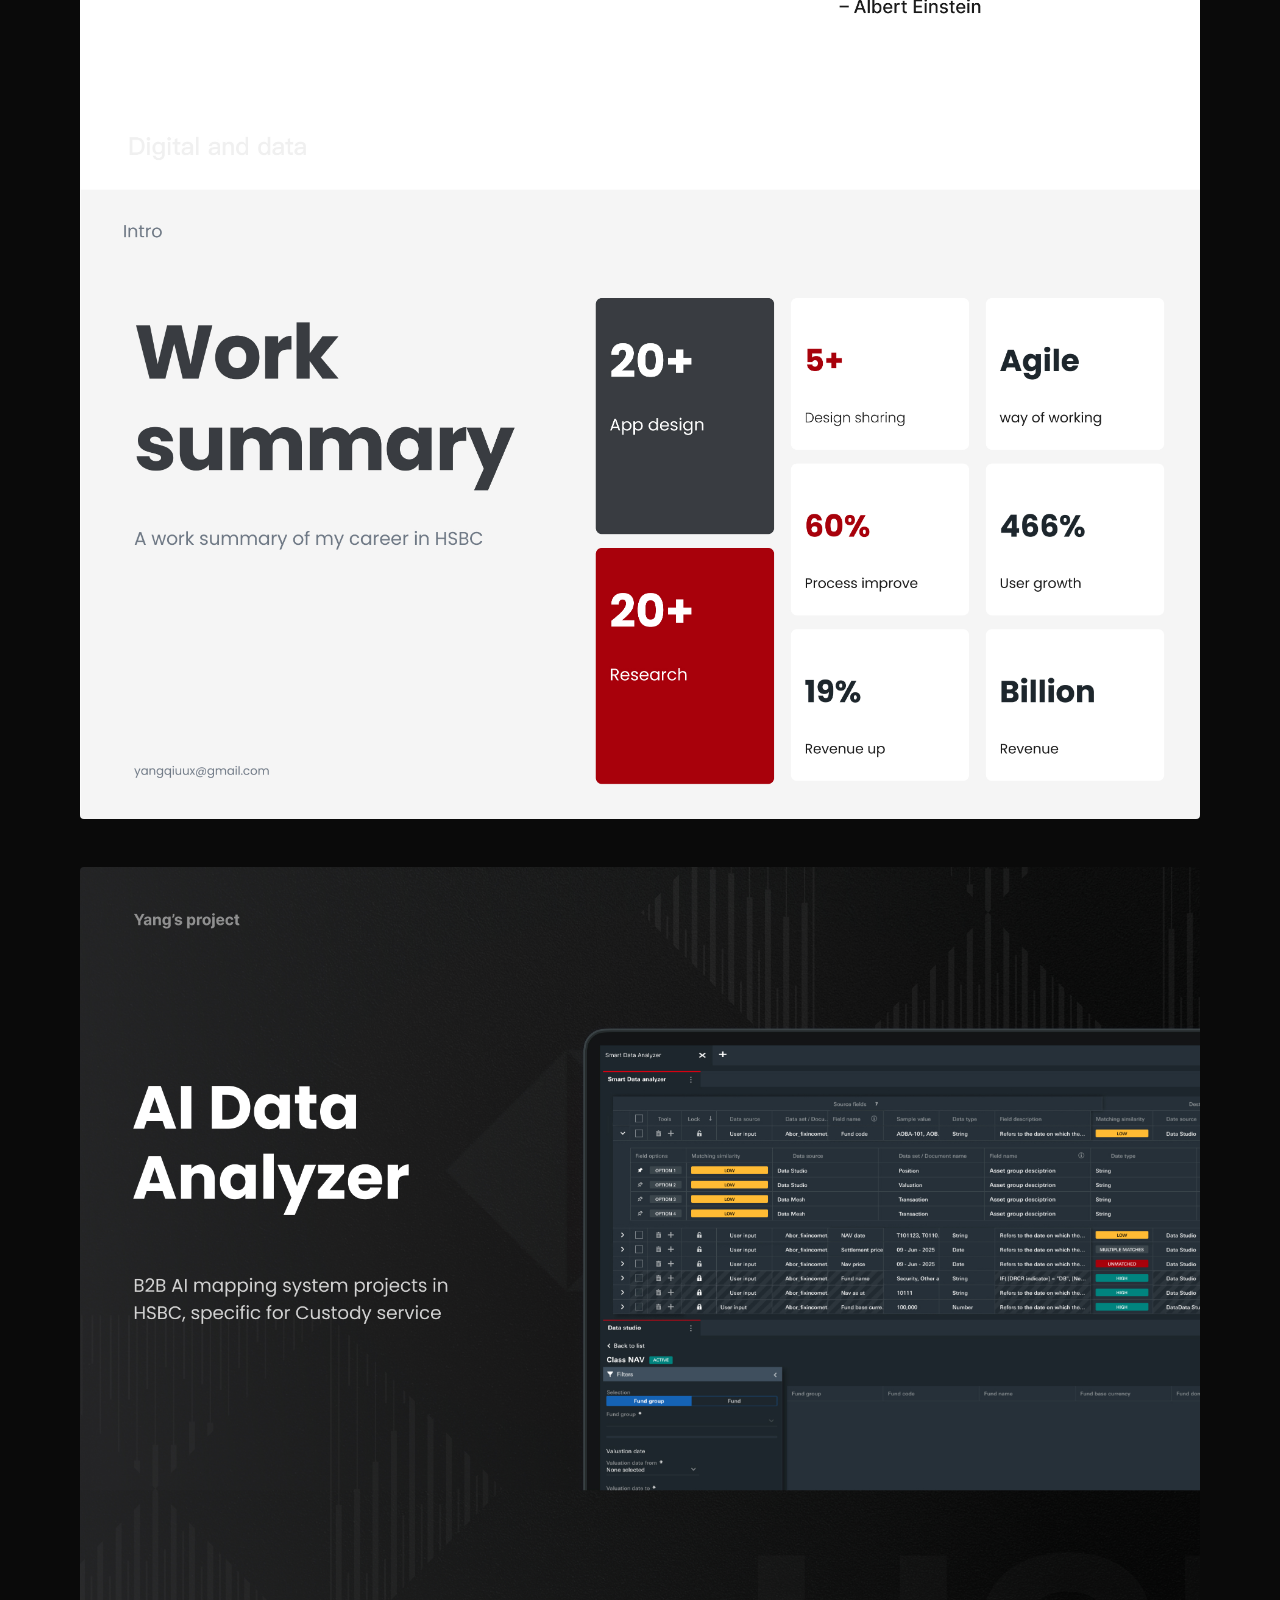
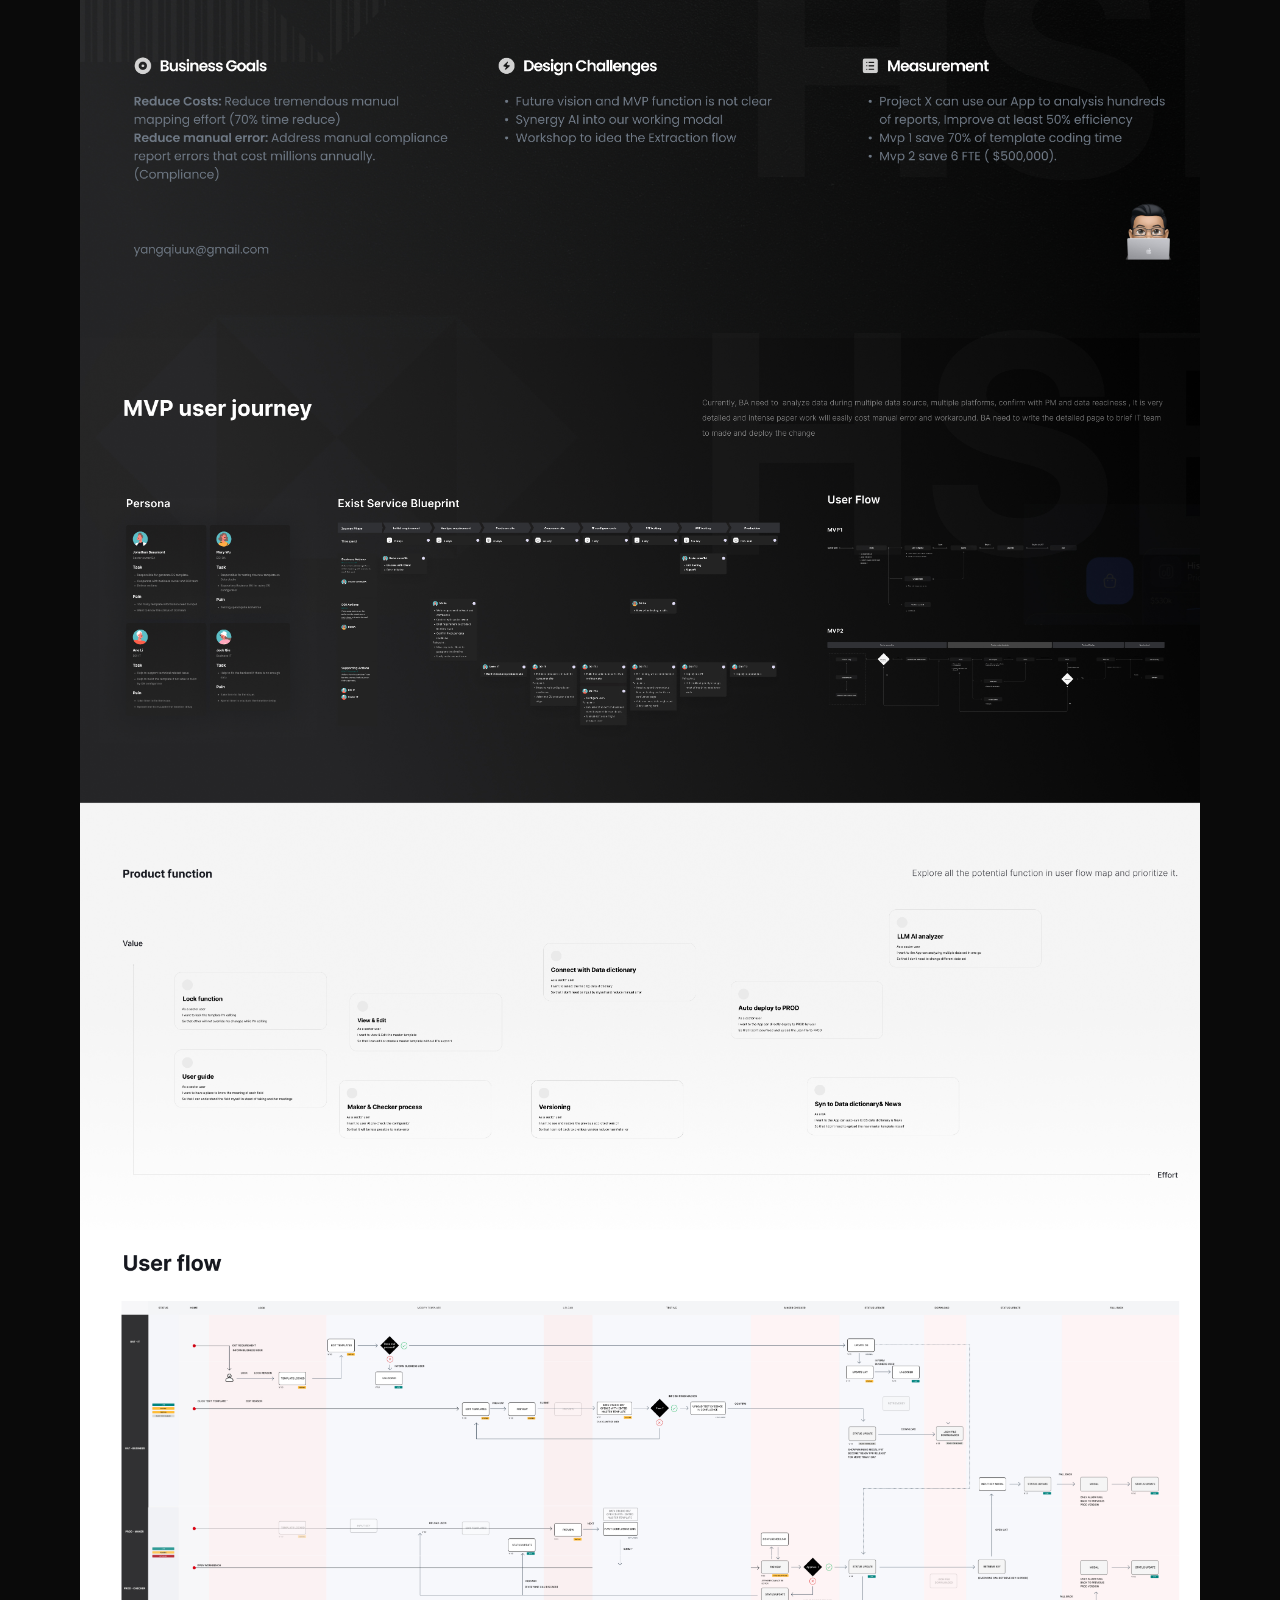
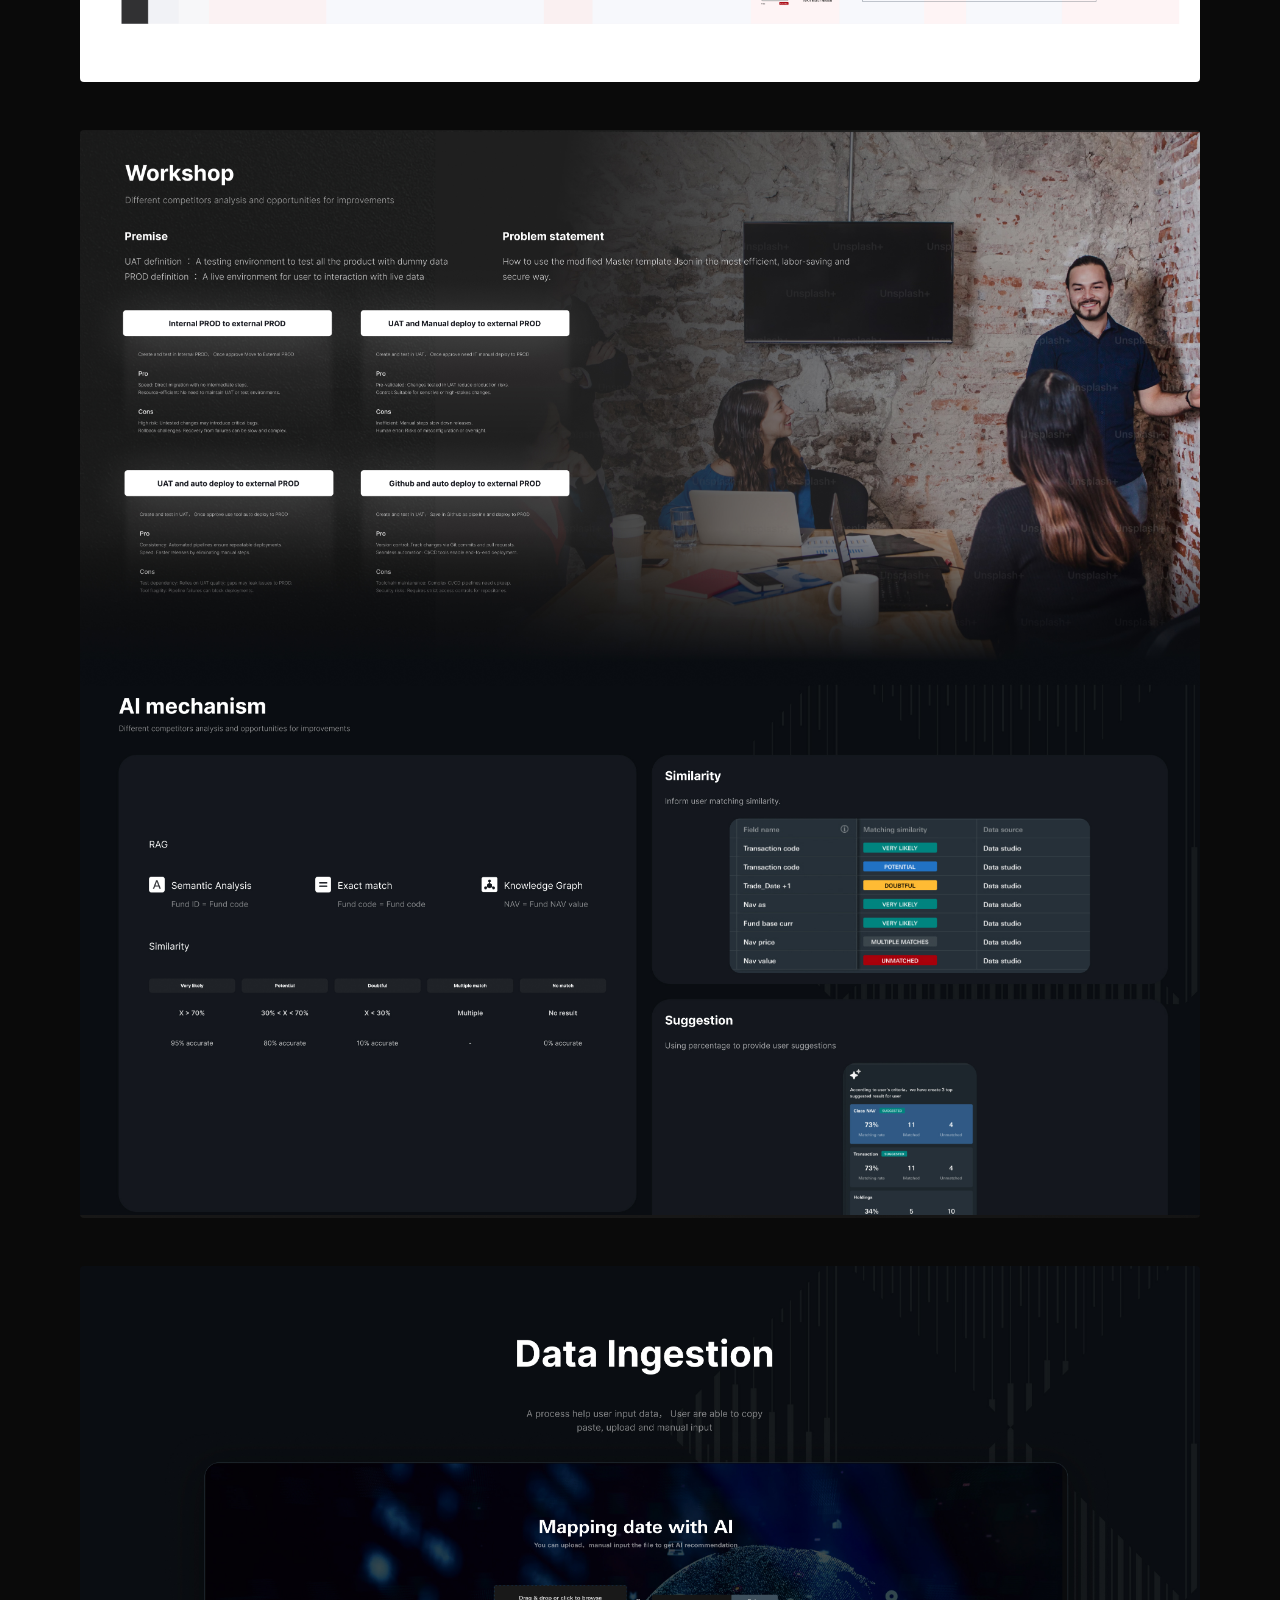
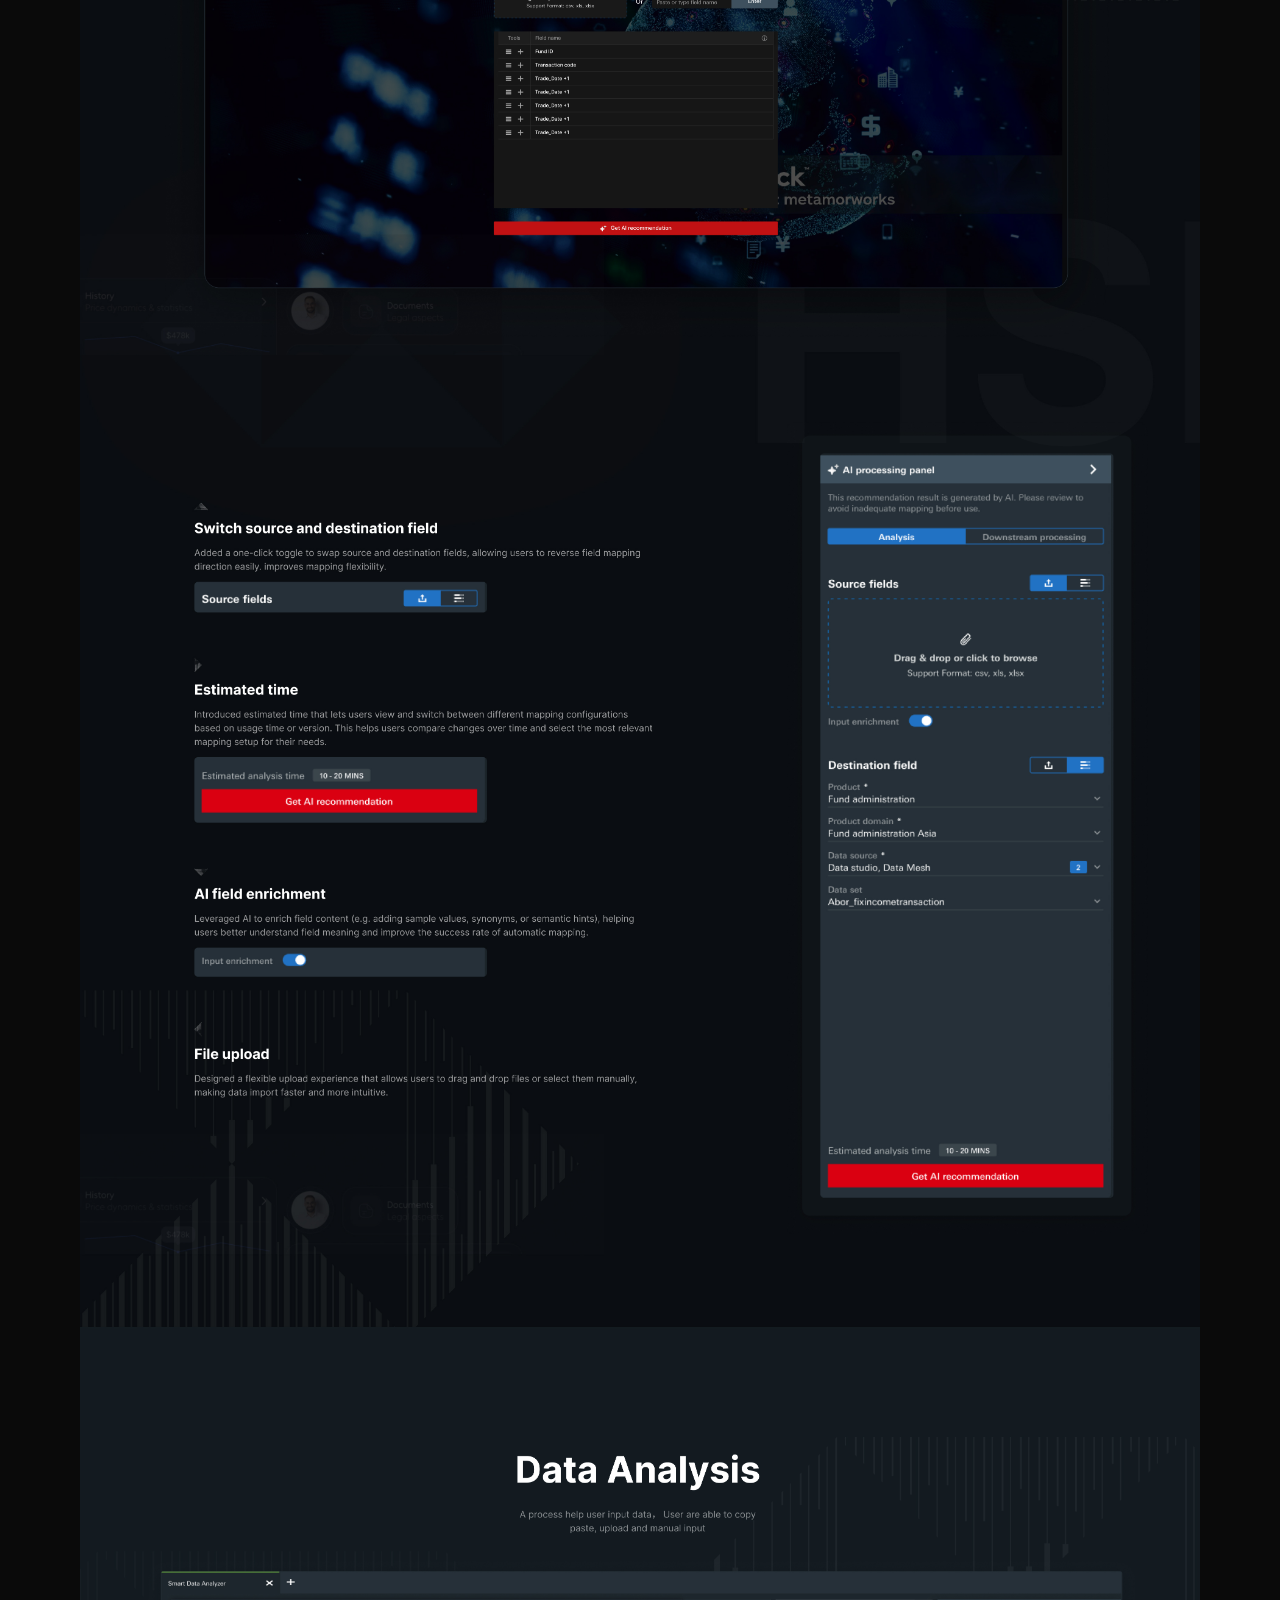
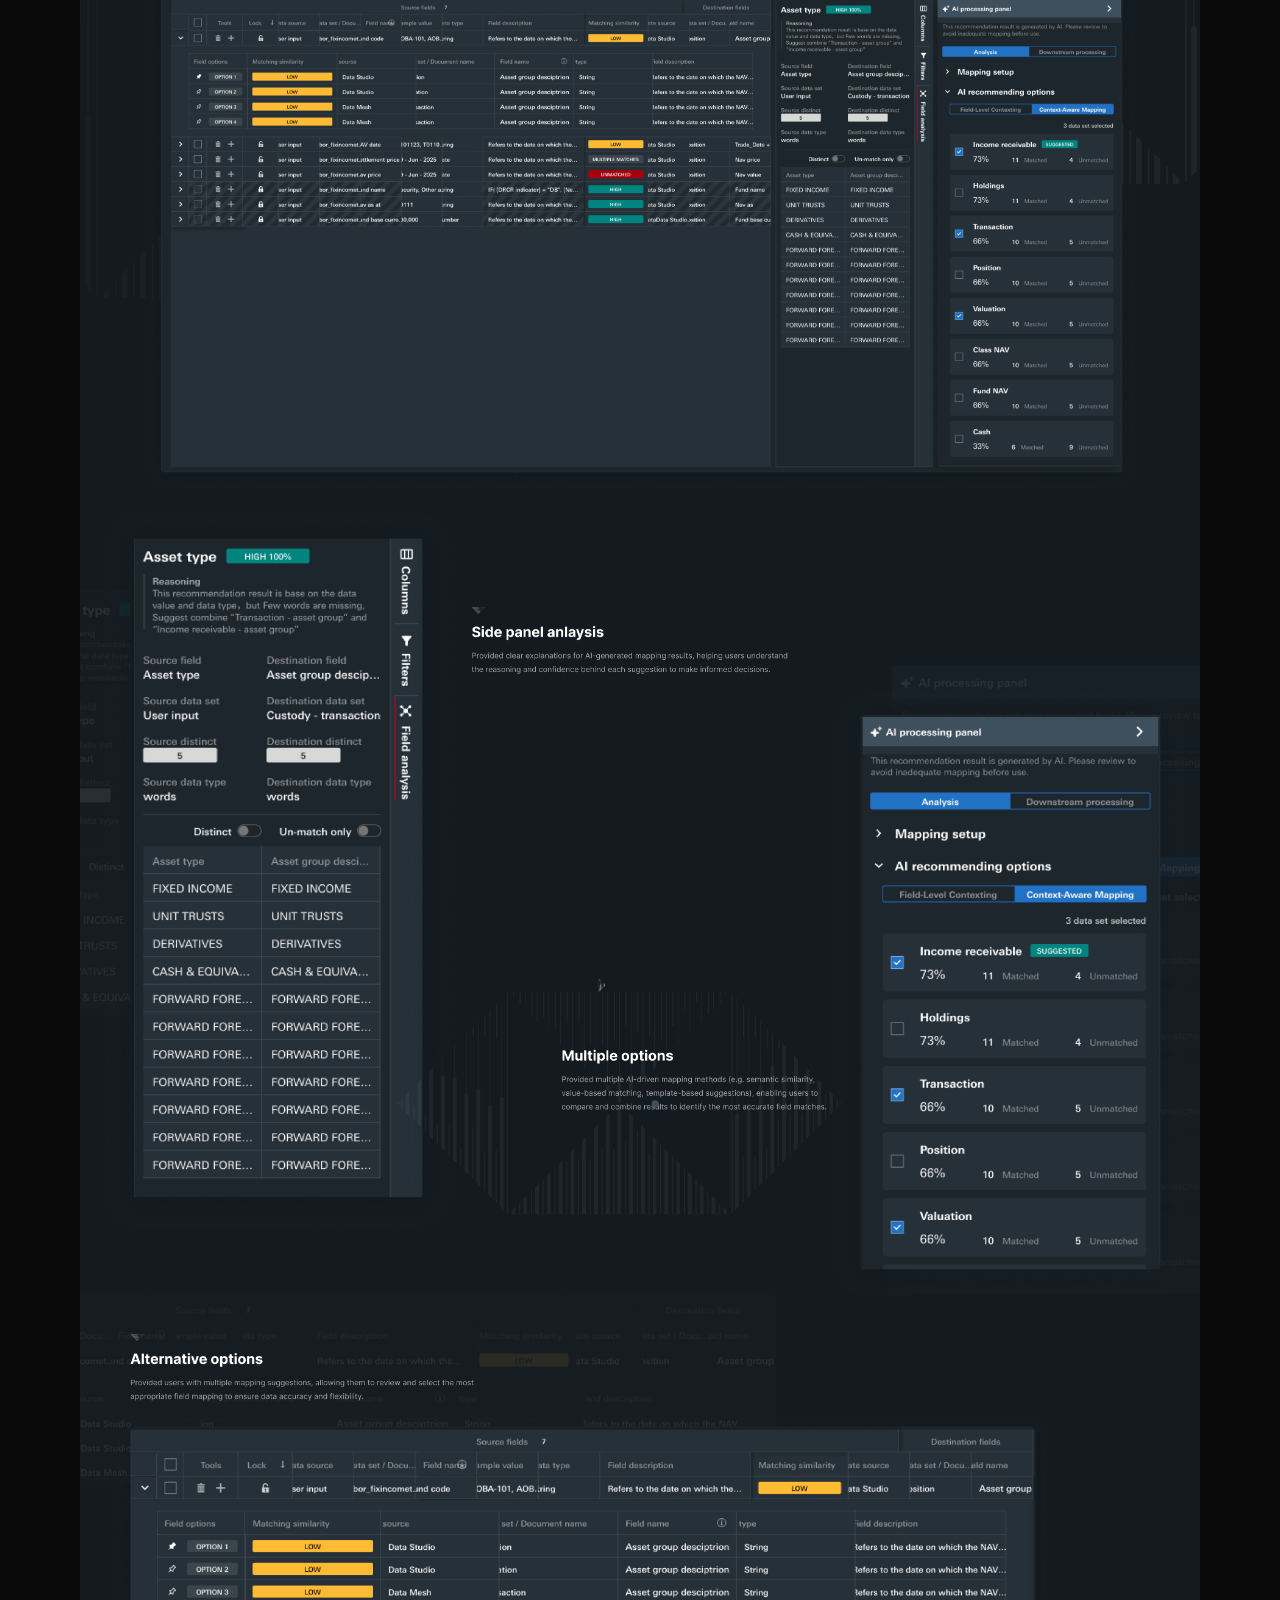
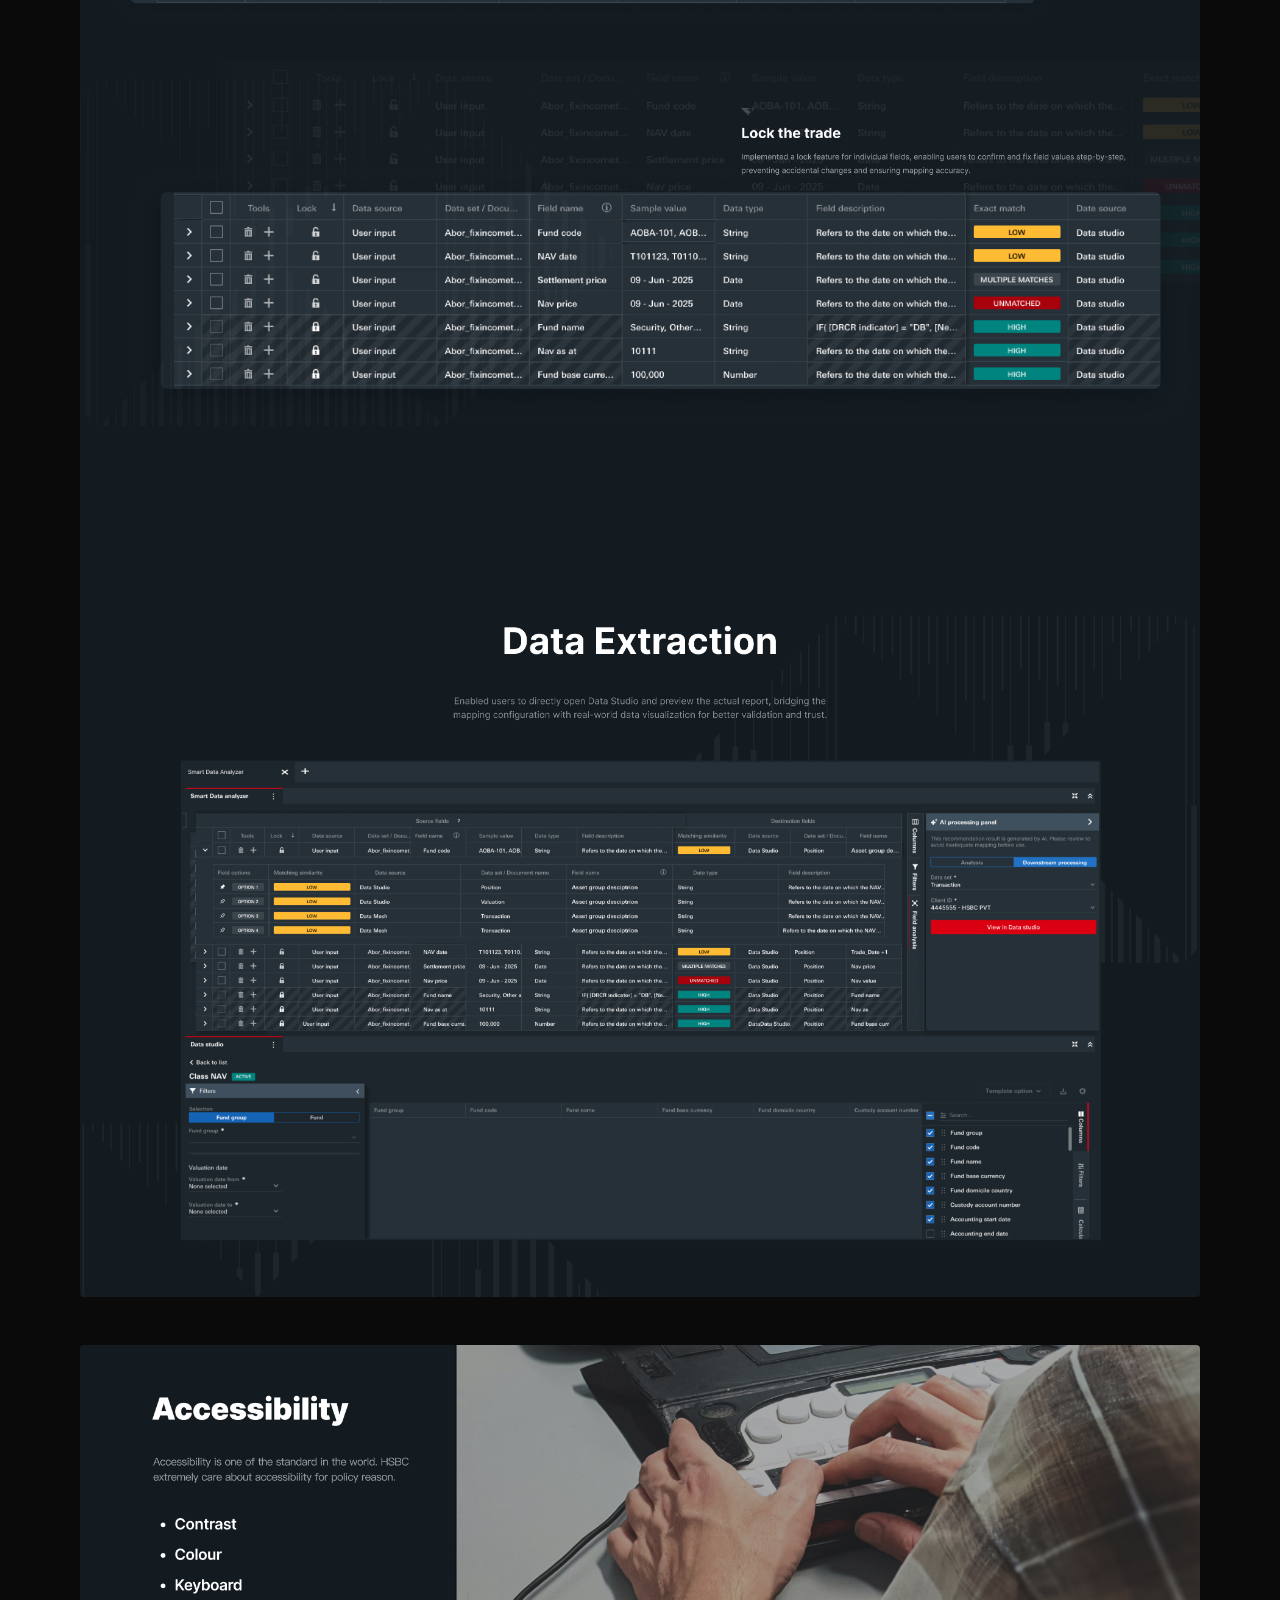
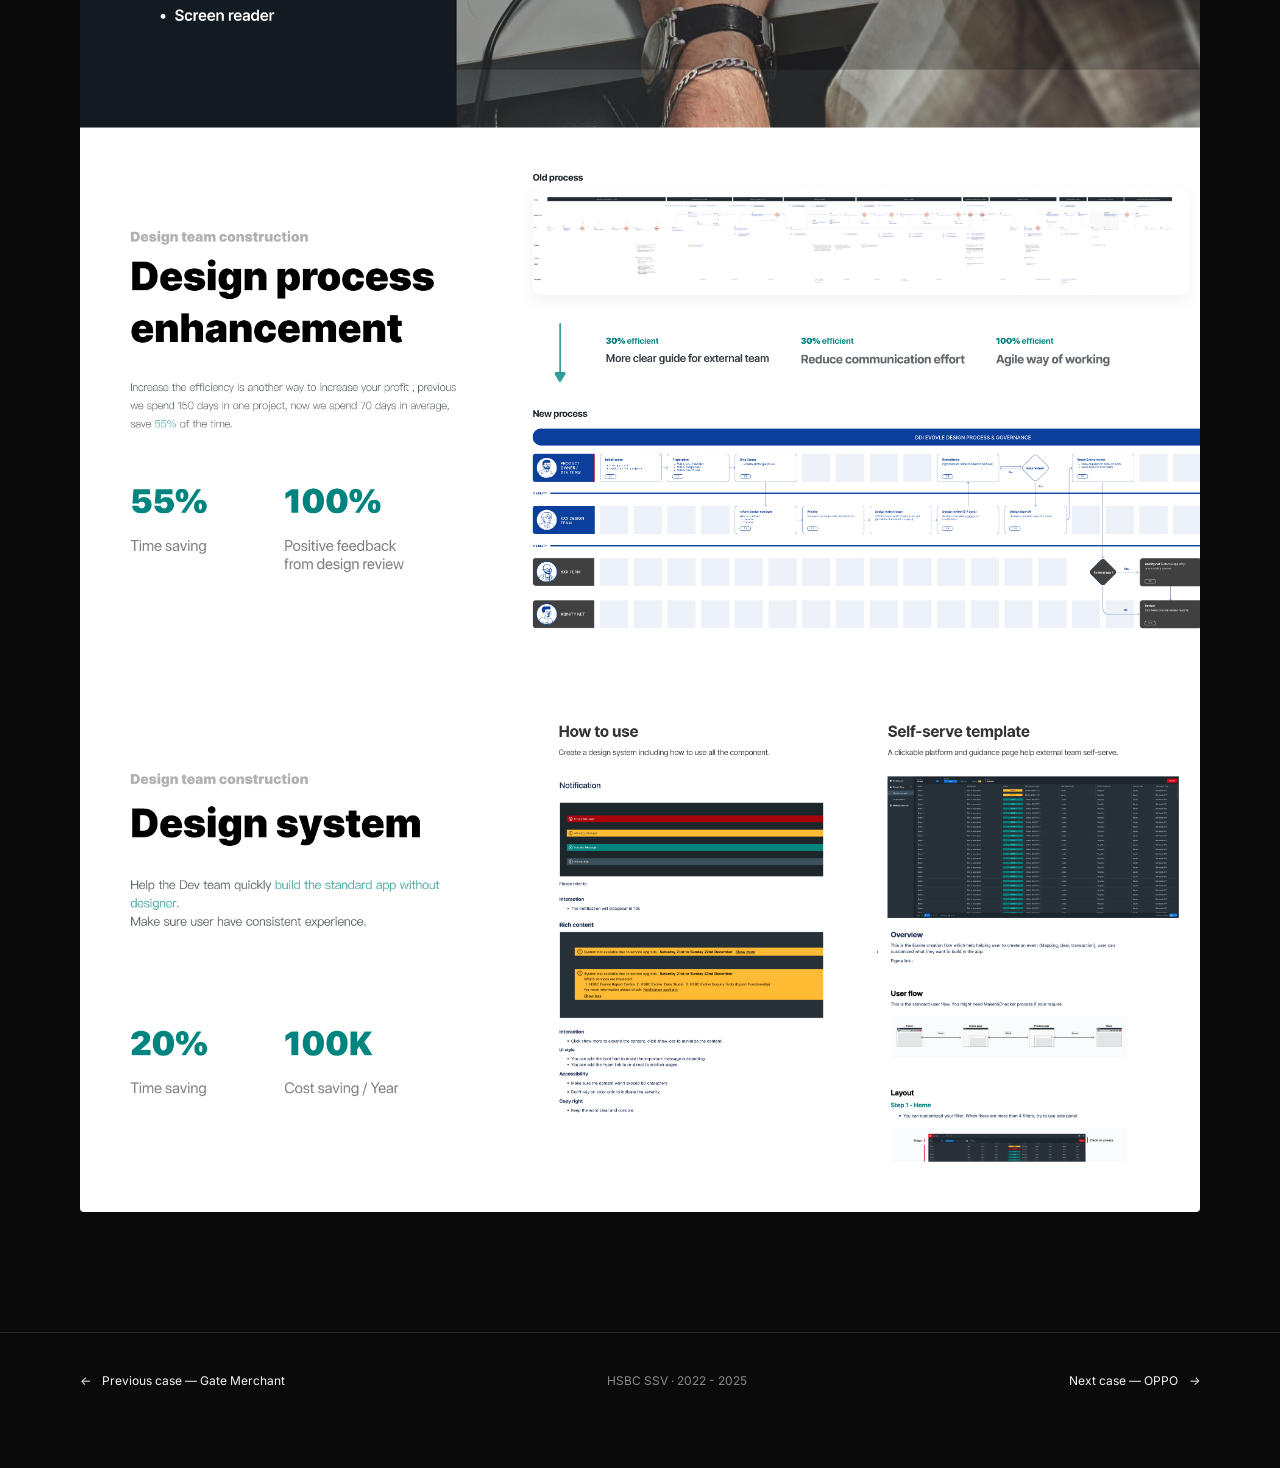
<file: cases/hsbc.html>
<!doctype html>
<html lang="en">
  <head>
    <meta charset="utf-8" />
    <meta name="viewport" content="width=device-width, initial-scale=1" />
    <title>HSBC SSV · UX case study — Yang Qiu</title>
    <link rel="preconnect" href="https://fonts.googleapis.com" />
    <link rel="preconnect" href="https://fonts.gstatic.com" crossorigin />
    <link
      href="https://fonts.googleapis.com/css2?family=EB+Garamond:ital,wght@0,400;0,500;1,400;1,500&family=Inter:wght@300;400;500;600&display=swap"
      rel="stylesheet"
    />
    <link rel="stylesheet" href="../styles-v4.css" />
    <link rel="stylesheet" href="../case-spy.css" />
    <style>
      /* ===== Black & white case-study overrides =====
         The homepage runs on a near-black background; the case study
         flips to a clean white sheet with pure black ink for a
         documentary, monochrome reading experience. */
      :root {
        --case-bg: #0a0a0a;
        --case-ink: #f5f3ee;
        --case-muted: rgba(245,243,238,0.55);
        --case-line: rgba(245,243,238,0.12);
        /* Slide chrome matches page black so gutters read as black, not charcoal bands */
        --case-tint: var(--case-bg);
        --case-gutter: 120px;
        --case-max: 1680px;
      }

      body { background: var(--case-bg); color: var(--case-ink); }
      .case-page { background: var(--case-bg); min-height: 100vh; }

      /* ---- Topbar — mirrors the homepage exactly (brand left, nav right) ---- */
      .case-topbar {
        max-width: var(--case-max);
        margin: 0 auto;
        display: flex;
        align-items: center;
        justify-content: space-between;
        padding: 32px var(--case-gutter);
      }
      .case-topbar .brand {
        font-family: "Inter", sans-serif;
        font-size: 13px;
        font-weight: 500;
        color: var(--case-ink);
        letter-spacing: 0.1px;
        text-decoration: none;
      }
      .case-topbar__end { display: flex; align-items: center; gap: 28px; }
      .case-topbar .nav {
        display: flex;
        gap: 36px;
        font-family: "Inter", sans-serif;
        font-size: 13px;
        font-weight: 400;
      }
      .case-topbar .nav a {
        color: var(--case-ink);
        text-decoration: none;
        transition: opacity 150ms ease;
      }
      .case-topbar .nav a:hover { opacity: 0.55; }

      /* ---- Case header — centered, mirrors the homepage hero alignment ---- */
      .case-header {
        max-width: var(--case-max);
        margin: 0 auto;
        padding: 96px var(--case-gutter) 32px;
        text-align: center;
      }
      .case-title {
        font-family: "EB Garamond", serif;
        font-weight: 400;
        font-size: 132px;
        line-height: 0.96;
        letter-spacing: -2.5px;
        color: var(--case-ink);
        margin: 0 auto;
        max-width: 1100px;
      }
      .case-title em { font-style: italic; font-weight: 400; }
      .case-sub {
        margin: 40px auto 0;
        max-width: 720px;
        font-family: "Inter", sans-serif;
        font-size: 15px;
        line-height: 1.75;
        color: var(--case-muted);
      }

      /* ---- Meta strip ---- */
      .case-meta {
        max-width: var(--case-max);
        margin: 0 auto;
        padding: 36px var(--case-gutter) 88px;
        display: flex;
        flex-wrap: wrap;
        justify-content: center;
        gap: 64px;
        border-bottom: 1px solid var(--case-line);
      }
      .case-meta-item {
        text-align: center;
      }
      .case-meta-item dt {
        font-family: "Inter", sans-serif;
        font-size: 10px;
        letter-spacing: 1.8px;
        text-transform: uppercase;
        color: var(--case-muted);
        margin-bottom: 12px;
      }
      .case-meta-item dd {
        margin: 0;
        font-family: "Inter", -apple-system, BlinkMacSystemFont, sans-serif;
        font-size: 20px;
        color: var(--case-ink);
      }

      /* ---- Slide deck ---- */
      .deck {
        max-width: var(--case-max);
        margin: 0 auto;
        padding: 88px var(--case-gutter) 120px;
        display: flex;
        flex-direction: column;
        gap: 48px;
        background: var(--case-bg);
      }
      .slide {
        position: relative;
        max-width: 1200px;
        width: 100%;
        margin-left: auto;
        margin-right: auto;
        background: var(--case-tint);
        overflow: hidden;
        border-radius: 4px;
      }
      .slide img {
        width: 100%;
        height: auto;
        display: block;
      }

      /* ---- Bottom pager ---- */
      .case-footer {
        max-width: var(--case-max);
        margin: 0 auto;
        padding: 40px var(--case-gutter) 80px;
        display: flex;
        justify-content: space-between;
        align-items: center;
        border-top: 1px solid var(--case-line);
        font-family: "Inter", sans-serif;
        font-size: 12px;
        color: var(--case-muted);
      }
      .case-footer a {
        color: var(--case-ink);
        text-decoration: none;
        display: inline-flex;
        align-items: center;
        gap: 8px;
        transition: opacity 150ms ease;
      }
      .case-footer a:hover { opacity: 0.55; }

      /* ---- Responsive ---- */
      @media (max-width: 1440px) {
        :root { --case-gutter: 80px; }
        .case-title { font-size: 108px; }
      }
      @media (max-width: 1200px) {
        :root { --case-gutter: 56px; }
        .case-title { font-size: 84px; letter-spacing: -1.5px; }
      }
      @media (max-width: 900px) {
        :root { --case-gutter: 32px; }
        .case-topbar { padding: 24px var(--case-gutter); }
        .case-header { padding: 56px var(--case-gutter) 40px; }
        .case-title { font-size: 56px; letter-spacing: -1px; }
        .case-meta { padding: 40px var(--case-gutter) 56px; gap: 32px; }
        .deck { padding: 56px var(--case-gutter) 80px; gap: 32px; }
        .case-footer { flex-direction: column; gap: 16px; padding: 32px var(--case-gutter) 56px; }
      }
      @media (max-width: 560px) {
        :root { --case-gutter: 20px; }
        .case-topbar .nav { gap: 20px; font-size: 12px; }
        .case-title { font-size: 44px; }
      }
    </style>
  </head>
  <body>
    <div class="case-page">
      <!-- Topbar — same shape as homepage: brand on the left, nav on the right -->
      <header class="case-topbar">
        <a class="brand" href="../work.html" aria-label="Home">Yang Qiu</a>
        <nav class="nav" aria-label="Main">
          <a href="../work.html#work">Work</a>
          <a href="../about.html">Resume</a>
        </nav>
      </header>

      <!-- Case header -->
      <section class="case-header">
        <h1 class="case-title">HSBC <em>SSV</em></h1>
        <p class="case-sub">
          A two-year UX deep-dive inside HSBC Securities Services. From the AI
          Data Analyzer for the Custody desk &mdash; a B2B data-mapping system pairing
          RAG, semantic analysis, exact-match and a knowledge graph &mdash; to the
          design-process and design-system work that compounded across every team
          touching the platform.
        </p>
      </section>

      <dl class="case-meta">
        <div class="case-meta-item"><dt>Role</dt><dd>Sole UX designer</dd></div>
        <div class="case-meta-item"><dt>Surface</dt><dd>B2B · Custody</dd></div>
        <div class="case-meta-item"><dt>Year</dt><dd>2022 - 2025</dd></div>
      </dl>

      <!-- Slides — high-res JPGs in /assets (1–5) -->
      <main class="deck">
        <section class="slide" id="hsbc-01" data-page="01">
          <img src="../assets/1.jpg" alt="HSBC HSS — hero, Einstein quote, and work summary with programme metrics." decoding="async" fetchpriority="high" />
        </section>
        <section class="slide" id="hsbc-02" data-page="02">
          <img src="../assets/2.jpg" alt="Accessibility, design process enhancement, and design system impact." decoding="async" loading="lazy" />
        </section>
        <section class="slide" id="hsbc-03" data-page="03">
          <img src="../assets/3.jpg" alt="Workshop and AI mechanism — RAG stack, similarity scale, table, and suggestion UI." decoding="async" loading="lazy" />
        </section>
        <section class="slide" id="hsbc-04" data-page="04">
          <img src="../assets/4.jpg" alt="Data Ingestion, Data Analysis, and Data Extraction — platform screenshots." decoding="async" loading="lazy" />
        </section>
        <section class="slide" id="hsbc-05" data-page="05">
          <img src="../assets/5.jpg" alt="AI Data Analyzer — Custody B2B mapping: overview, goals, MVP journey, product functions, and user flow." decoding="async" loading="lazy" />
        </section>
      </main>

      <!-- Section scrollspy -->
      <nav class="case-spy" id="caseSpy" aria-label="Section navigation">
        <button type="button" class="case-spy__item" data-target="hsbc-01"><span class="case-spy__dot"></span><span class="case-spy__label">Overview</span></button>
        <button type="button" class="case-spy__item" data-target="hsbc-02"><span class="case-spy__dot"></span><span class="case-spy__label">Process & system</span></button>
        <button type="button" class="case-spy__item" data-target="hsbc-03"><span class="case-spy__dot"></span><span class="case-spy__label">Workshop & RAG</span></button>
        <button type="button" class="case-spy__item" data-target="hsbc-04"><span class="case-spy__dot"></span><span class="case-spy__label">Data ingestion</span></button>
        <button type="button" class="case-spy__item" data-target="hsbc-05"><span class="case-spy__dot"></span><span class="case-spy__label">Data Analyzer</span></button>
      </nav>

      <!-- Bottom pager -->
      <footer class="case-footer">
        <a href="gate.html"><em>←</em>&nbsp;Previous case &mdash; Gate Merchant</a>
        <span>HSBC SSV · 2022 - 2025</span>
        <a href="oppo.html">Next case &mdash; OPPO&nbsp;<em>→</em></a>
      </footer>
    </div>
    <audio id="site-audio" preload="metadata" loop playsinline style="display:none">
      <source src="../assets/audio/youth-reply-1988.mp3" type="audio/mpeg" />
    </audio>
    <script src="../site-audio.js"></script>
    <script src="../case-spy.js"></script>
  </body>
</html>
</file>
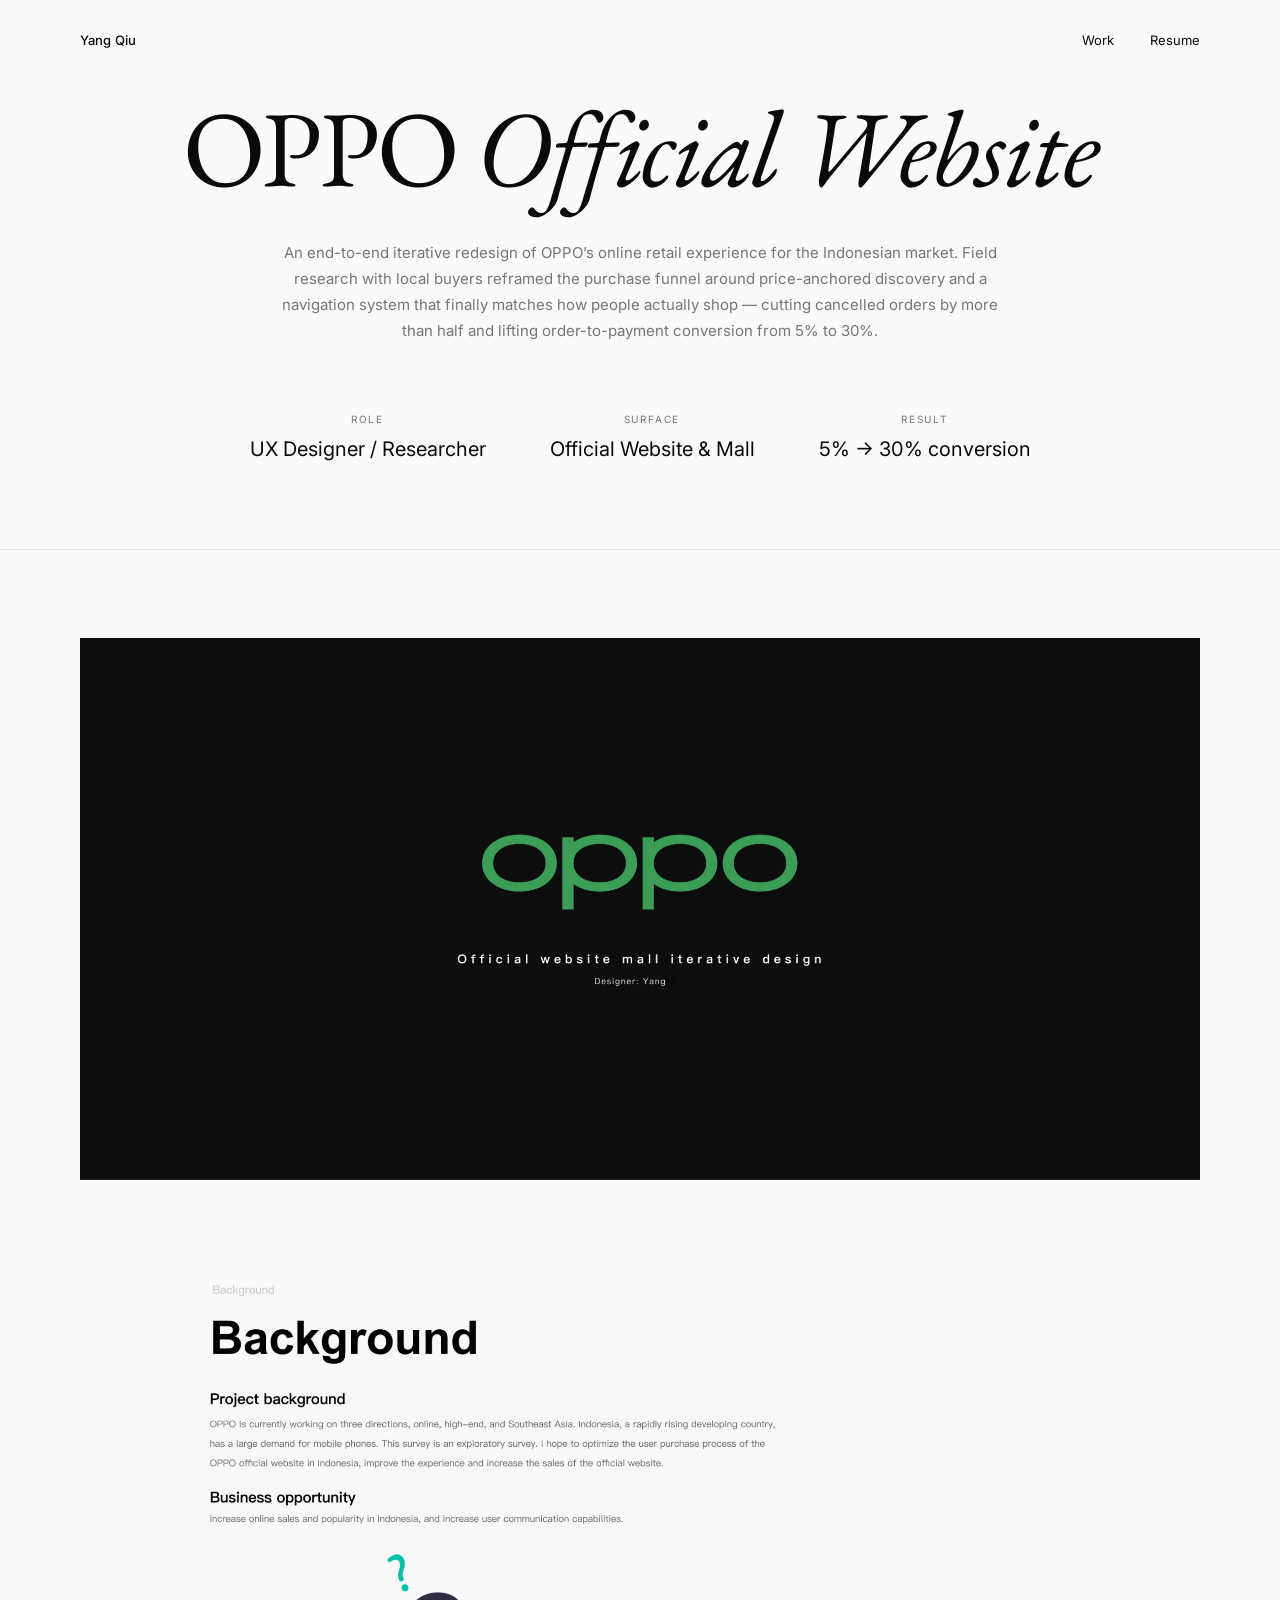
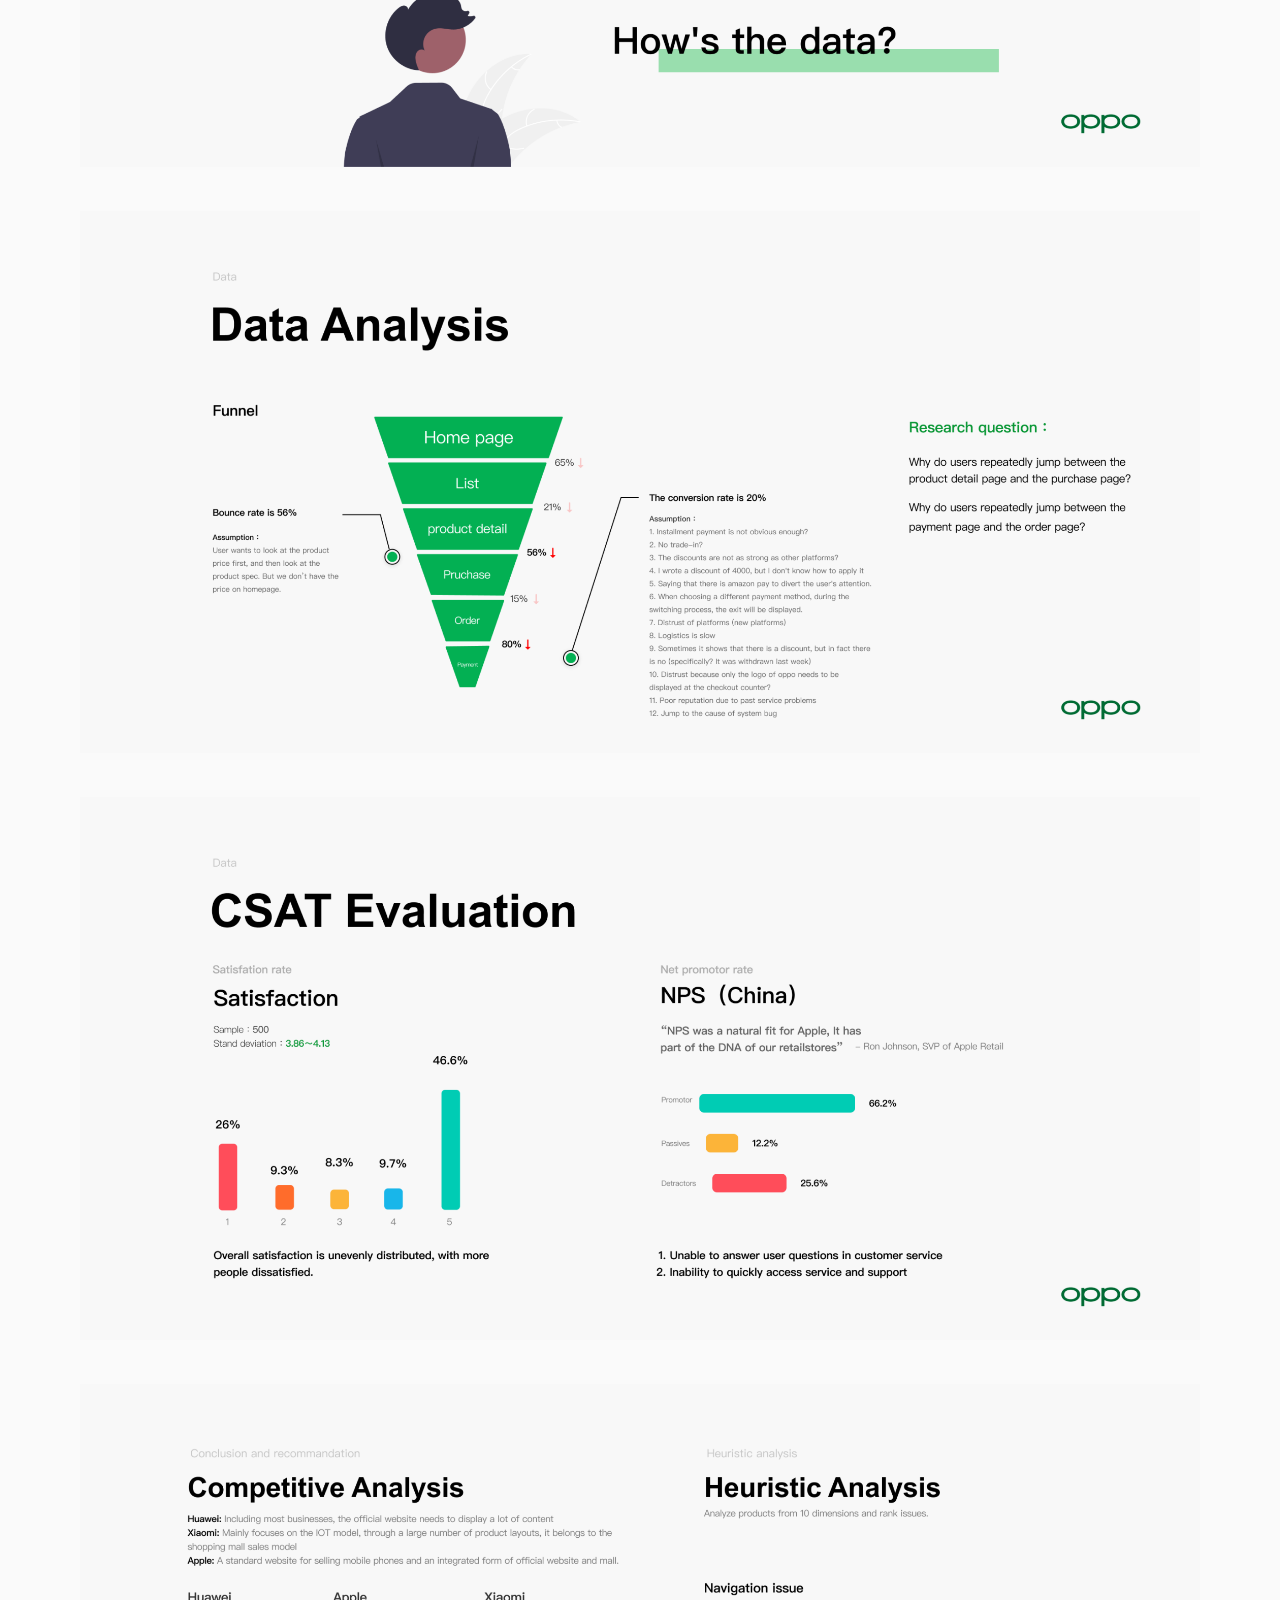
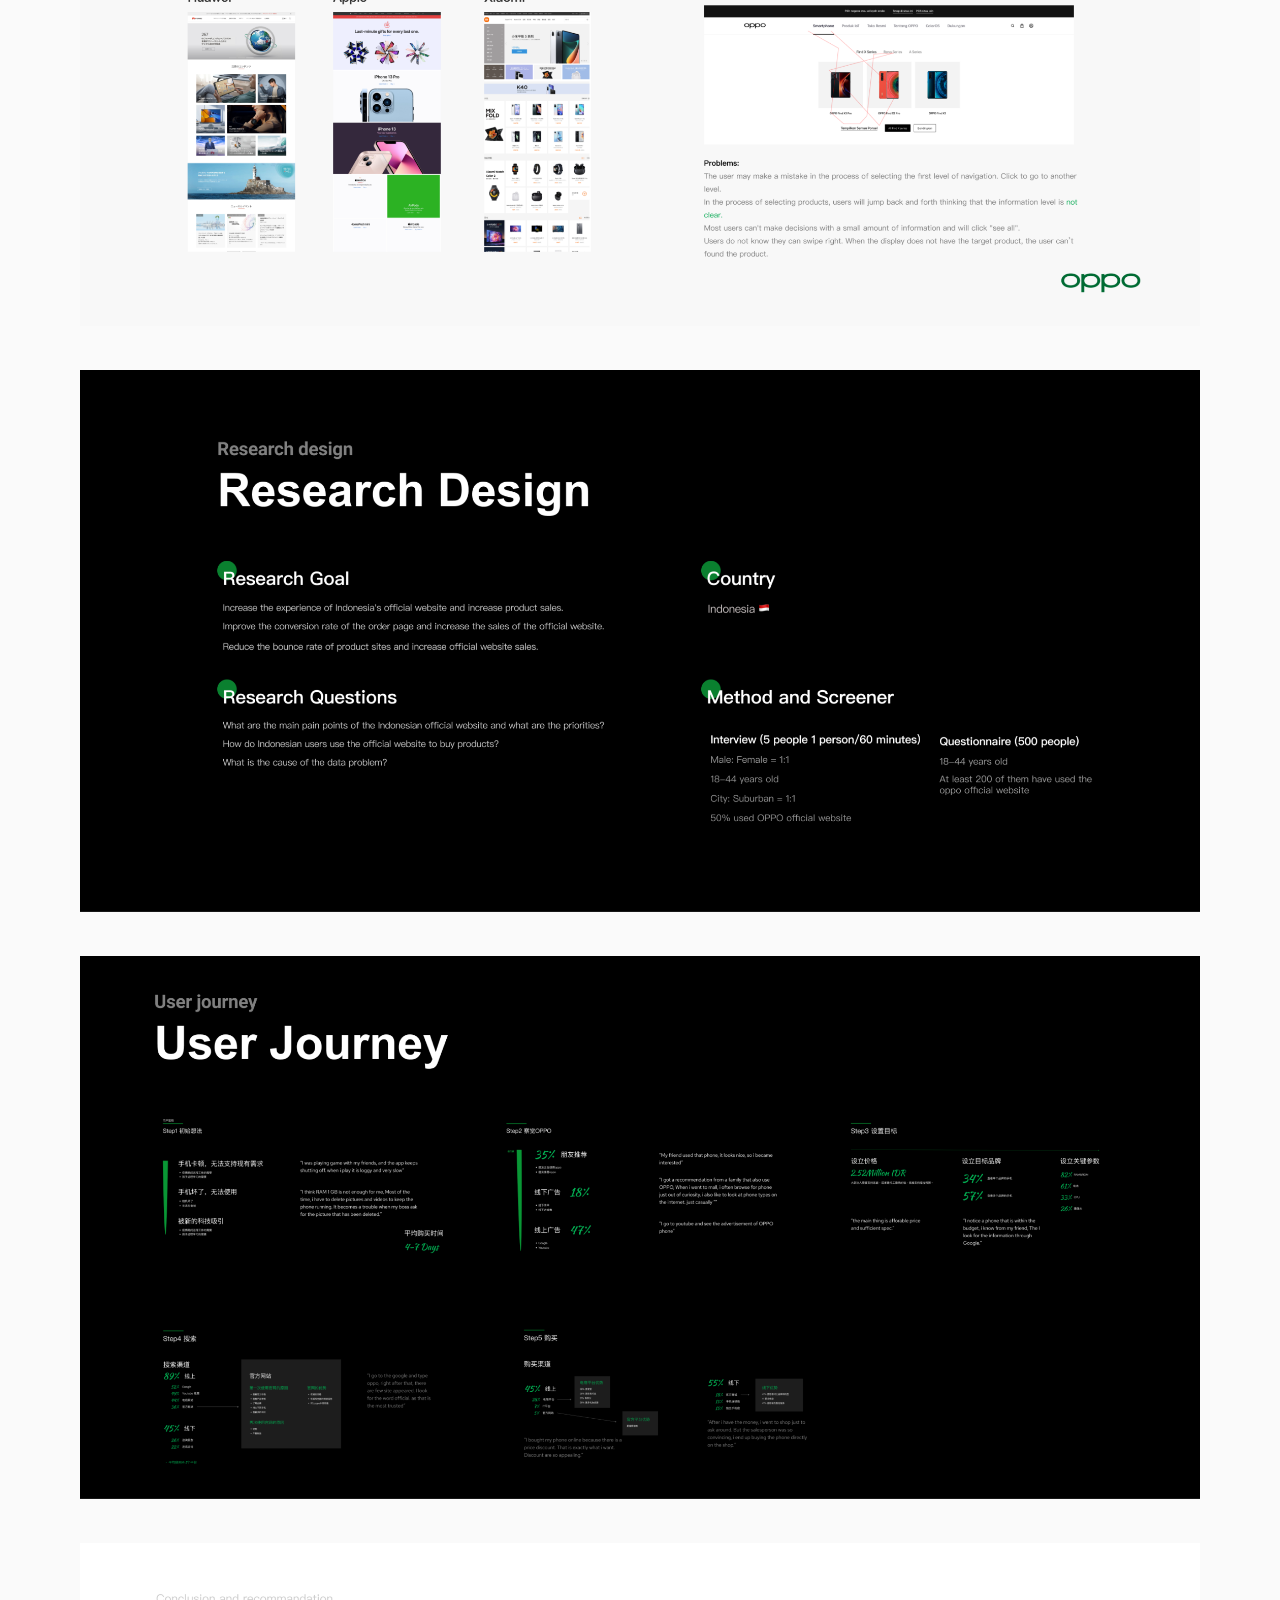
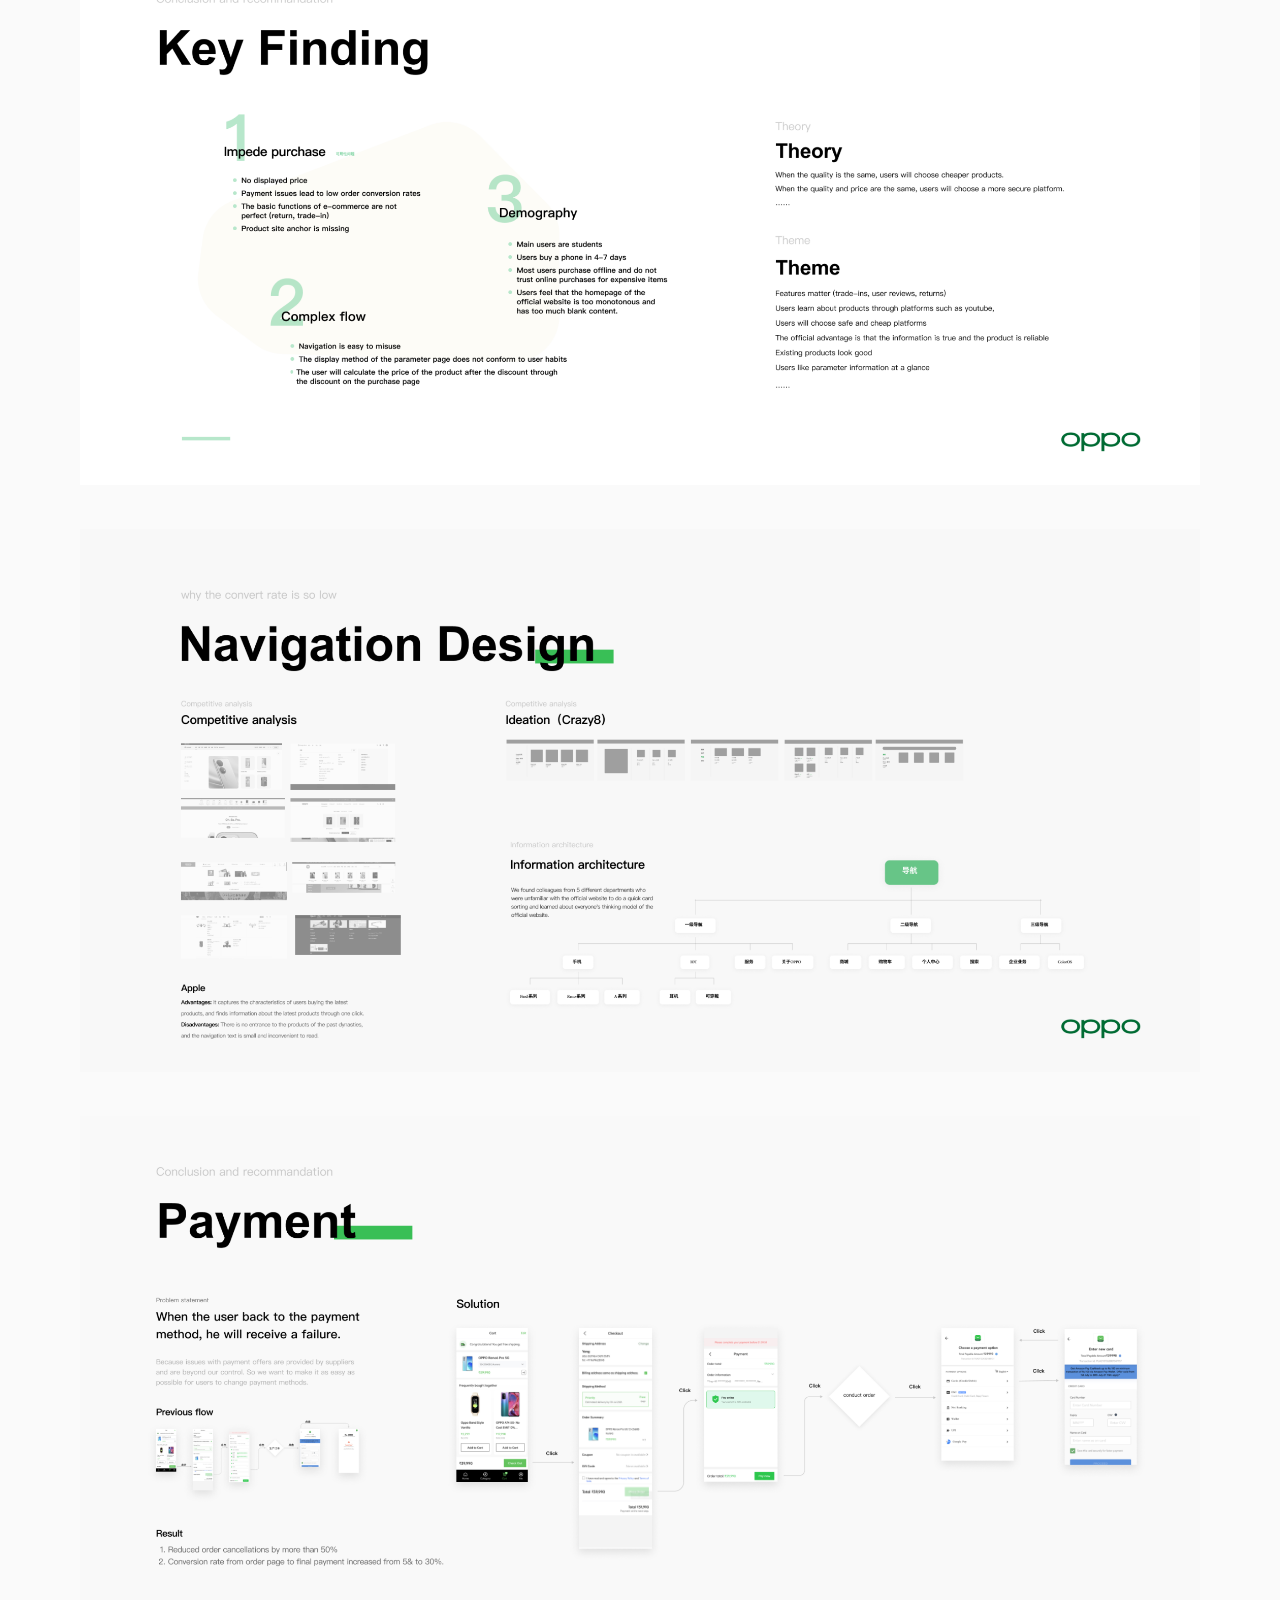
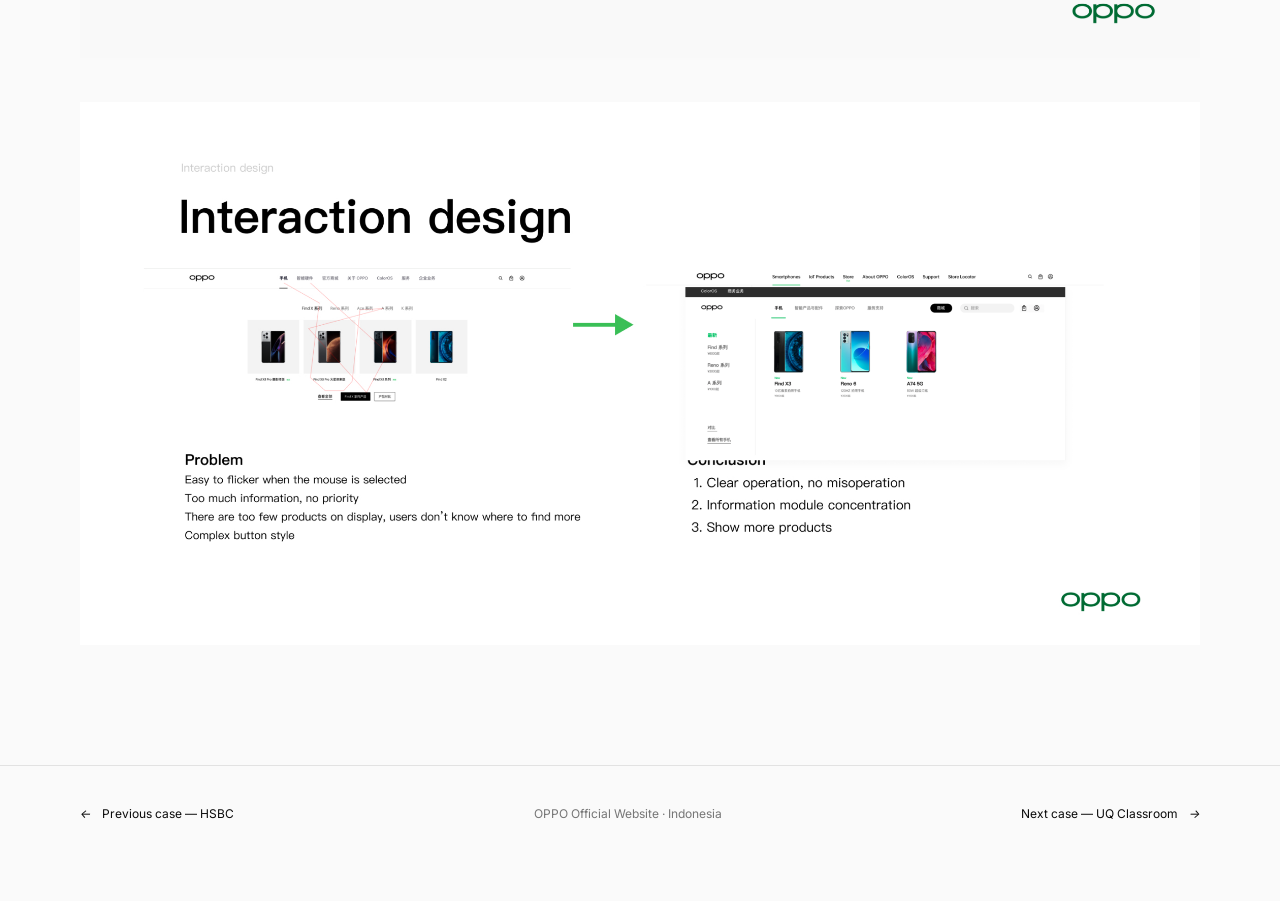
<file: cases/oppo.html>
<!doctype html>
<html lang="en">
  <head>
    <meta charset="utf-8" />
    <meta name="viewport" content="width=device-width, initial-scale=1" />
    <title>OPPO Official Website · UX case study — Yang Qiu</title>
    <link rel="preconnect" href="https://fonts.googleapis.com" />
    <link rel="preconnect" href="https://fonts.gstatic.com" crossorigin />
    <link
      href="https://fonts.googleapis.com/css2?family=EB+Garamond:ital,wght@0,400;0,500;1,400;1,500&family=Inter:wght@300;400;500;600&display=swap"
      rel="stylesheet"
    />
    <link rel="stylesheet" href="../styles-v4.css" />
    <link rel="stylesheet" href="../case-spy.css" />
    <style>
      :root { --spy-bg: #fafafa; --spy-ink: #0a0a0a; --spy-muted: rgba(10,10,10,0.55); --spy-dot: rgba(10,10,10,0.28); --spy-dot-hover: rgba(10,10,10,0.55); --spy-accent: #0a0a0a; --spy-accent-glow: rgba(10,10,10,0.12); --spy-mobile-bg: rgba(250,250,250,0.85); }
      /* Light case-study palette — clean off-white, NOT beige.
         Inks are pure neutral grey so nothing reads warm/cream. */
      :root {
        --case-bg: #fafafa;
        --case-ink: #0a0a0a;
        --case-muted: rgba(10,10,10,0.55);
        --case-line: rgba(10,10,10,0.10);
        --case-tint: #ffffff;
        --case-gutter: 120px;
        --case-max: 1680px;
      }

      body { background: var(--case-bg); color: var(--case-ink); }
      .case-page { background: var(--case-bg); min-height: 100vh; }

      /* Topbar — mirrors the homepage exactly (brand left, nav right) */
      .case-topbar {
        max-width: var(--case-max);
        margin: 0 auto;
        display: flex;
        align-items: center;
        justify-content: space-between;
        padding: 32px var(--case-gutter);
      }
      .case-topbar .brand {
        font-family: "Inter", sans-serif;
        font-size: 13px;
        font-weight: 500;
        color: var(--case-ink);
        letter-spacing: 0.1px;
        text-decoration: none;
      }
      .case-topbar__end { display: flex; align-items: center; gap: 28px; }
      .case-topbar .nav {
        display: flex;
        gap: 36px;
        font-family: "Inter", sans-serif;
        font-size: 13px;
        font-weight: 400;
      }
      .case-topbar .nav a {
        color: var(--case-ink);
        text-decoration: none;
        transition: opacity 150ms ease;
      }
      .case-topbar .nav a:hover { opacity: 0.55; }

      /* Centered case header */
      .case-header {
        max-width: var(--case-max);
        margin: 0 auto;
        padding: 96px var(--case-gutter) 32px;
        text-align: center;
      }
      .case-title {
        font-family: "EB Garamond", serif;
        font-weight: 400;
        font-size: 132px;
        line-height: 0.96;
        letter-spacing: -2.5px;
        color: var(--case-ink);
        margin: 0 auto;
        max-width: 1100px;
      }
      .case-title em { font-style: italic; font-weight: 400; }
      .case-sub {
        margin: 40px auto 0;
        max-width: 720px;
        font-family: "Inter", sans-serif;
        font-size: 15px;
        line-height: 1.75;
        color: var(--case-muted);
      }

      /* Meta strip */
      .case-meta {
        max-width: var(--case-max);
        margin: 0 auto;
        padding: 36px var(--case-gutter) 88px;
        display: flex;
        flex-wrap: wrap;
        justify-content: center;
        gap: 64px;
        border-bottom: 1px solid var(--case-line);
      }
      .case-meta-item { text-align: center; }
      .case-meta-item dt {
        font-family: "Inter", sans-serif;
        font-size: 10px;
        letter-spacing: 1.8px;
        text-transform: uppercase;
        color: var(--case-muted);
        margin-bottom: 12px;
      }
      .case-meta-item dd {
        margin: 0;
        font-family: "Inter", -apple-system, BlinkMacSystemFont, sans-serif;
        font-size: 20px;
        color: var(--case-ink);
      }

      /* Slide deck — gaps use page background (#fafafa); white/light plates stay visually continuous */
      .deck {
        --slide-gap: clamp(28px, 4vw, 44px);
        max-width: var(--case-max);
        margin: 0 auto;
        padding: 88px var(--case-gutter) 120px;
        display: flex;
        flex-direction: column;
        gap: var(--slide-gap);
      }
      .slide {
        position: relative;
        max-width: 1200px;
        width: 100%;
        margin-left: auto;
        margin-right: auto;
        background: var(--case-tint);
        overflow: hidden;
        border-radius: 0;
      }
      .slide img {
        width: 100%;
        height: auto;
        display: block;
      }

      /* Bottom pager */
      .case-footer {
        max-width: var(--case-max);
        margin: 0 auto;
        padding: 40px var(--case-gutter) 80px;
        display: flex;
        justify-content: space-between;
        align-items: center;
        border-top: 1px solid var(--case-line);
        font-family: "Inter", sans-serif;
        font-size: 12px;
        color: var(--case-muted);
      }
      .case-footer a {
        color: var(--case-ink);
        text-decoration: none;
        display: inline-flex;
        align-items: center;
        gap: 8px;
        transition: opacity 150ms ease;
      }
      .case-footer a:hover { opacity: 0.55; }

      /* Responsive */
      @media (max-width: 1440px) {
        :root { --case-gutter: 80px; }
        .case-title { font-size: 108px; }
      }
      @media (max-width: 1200px) {
        :root { --case-gutter: 56px; }
        .case-title { font-size: 84px; letter-spacing: -1.5px; }
      }
      @media (max-width: 900px) {
        :root { --case-gutter: 32px; }
        .case-topbar { padding: 24px var(--case-gutter); }
        .case-header { padding: 56px var(--case-gutter) 40px; }
        .case-title { font-size: 56px; letter-spacing: -1px; }
        .case-meta { padding: 40px var(--case-gutter) 56px; gap: 32px; }
        .deck { padding: 56px var(--case-gutter) 80px; --slide-gap: clamp(22px, 5vw, 36px); }
        .case-footer { flex-direction: column; gap: 16px; padding: 32px var(--case-gutter) 56px; }
      }
      @media (max-width: 560px) {
        :root { --case-gutter: 20px; }
        .case-topbar .nav { gap: 20px; font-size: 12px; }
        .case-title { font-size: 44px; }
      }
    </style>
  </head>
  <body>
    <div class="case-page">
      <!-- Topbar — same shape as homepage -->
      <header class="case-topbar">
        <a class="brand" href="../work.html" aria-label="Home">Yang Qiu</a>
        <nav class="nav" aria-label="Main">
          <a href="../work.html#work">Work</a>
          <a href="../about.html">Resume</a>
        </nav>
      </header>

      <!-- Case header -->
      <section class="case-header">
        <h1 class="case-title">OPPO <em>Official Website</em></h1>
        <p class="case-sub">
          An end-to-end iterative redesign of OPPO&rsquo;s online retail experience for the
          Indonesian market. Field research with local buyers reframed the purchase
          funnel around price-anchored discovery and a navigation system that finally
          matches how people actually shop &mdash; cutting cancelled orders by more than
          half and lifting order-to-payment conversion from 5% to 30%.
        </p>
      </section>

      <dl class="case-meta">
        <div class="case-meta-item"><dt>Role</dt><dd>UX Designer / Researcher</dd></div>
        <div class="case-meta-item"><dt>Surface</dt><dd>Official Website &amp; Mall</dd></div>
        <div class="case-meta-item"><dt>Result</dt><dd>5% &rarr; 30% conversion</dd></div>
      </dl>

      <!-- Slides -->
      <main class="deck">
        <section class="slide" id="oppo-01" data-page="01">
          <img src="oppo/page_01.png" alt="Cover — OPPO Official Website Mall iterative design. Designer: Qiu." />
        </section>
        <section class="slide" id="oppo-02" data-page="02">
          <img src="oppo/page_02.png" alt="Background — project context, business opportunity, and the opening question: how's the data?" />
        </section>
        <section class="slide" id="oppo-03" data-page="03">
          <img src="oppo/page_03.png" alt="Data Analysis — purchase funnel from home page to payment with bounce points and conversion rates flagged." />
        </section>
        <section class="slide" id="oppo-04" data-page="04">
          <img src="oppo/page_04.png" alt="Research Design — research goal, questions, country (Indonesia), method and screener." />
        </section>
        <section class="slide" id="oppo-05" data-page="05">
          <img src="oppo/page_05.png" alt="Competitive Analysis &amp; Heuristic Analysis — comparing Huawei, Apple, Xiaomi; navigation issue called out." />
        </section>
        <section class="slide" id="oppo-06" data-page="06">
          <img src="oppo/page_06.png" alt="CSAT Evaluation — satisfaction rate distribution and NPS (China) split between promoters, passives, detractors." />
        </section>
        <section class="slide" id="oppo-07" data-page="07">
          <img src="oppo/page_07.png" alt="Key Finding — three findings: impede purchase, complex flow, demography; supporting theory and theme." />
        </section>
        <section class="slide" id="oppo-08" data-page="08">
          <img src="oppo/page_08.png" alt="User Journey — the five-step Indonesian buyer path from awareness to deciding, in-context quotes and stats." />
        </section>
        <section class="slide" id="oppo-09" data-page="09">
          <img src="oppo/page_09.png" alt="Payment — problem statement, previous flow, redesigned solution; reduced order cancellations by 50%, 5% to 30% conversion." />
        </section>
        <section class="slide" id="oppo-10" data-page="10">
          <img src="oppo/page_10.png" alt="Navigation Design — competitive analysis, Crazy 8 ideation, information architecture rebuilt with internal designers." />
        </section>
        <section class="slide" id="oppo-11" data-page="11">
          <img src="oppo/page_11.png" alt="Interaction design — before / after navigation, problems and conclusion: clear operation, info concentration, more products on display." />
        </section>
      </main>

      <nav class="case-spy" id="caseSpy" aria-label="Section navigation">
        <button type="button" class="case-spy__item" data-target="oppo-01"><span class="case-spy__dot"></span><span class="case-spy__label">Cover</span></button>
        <button type="button" class="case-spy__item" data-target="oppo-02"><span class="case-spy__dot"></span><span class="case-spy__label">Background</span></button>
        <button type="button" class="case-spy__item" data-target="oppo-03"><span class="case-spy__dot"></span><span class="case-spy__label">Data analysis</span></button>
        <button type="button" class="case-spy__item" data-target="oppo-04"><span class="case-spy__dot"></span><span class="case-spy__label">Research design</span></button>
        <button type="button" class="case-spy__item" data-target="oppo-05"><span class="case-spy__dot"></span><span class="case-spy__label">Competitive analysis</span></button>
        <button type="button" class="case-spy__item" data-target="oppo-06"><span class="case-spy__dot"></span><span class="case-spy__label">CSAT</span></button>
        <button type="button" class="case-spy__item" data-target="oppo-07"><span class="case-spy__dot"></span><span class="case-spy__label">Key finding</span></button>
        <button type="button" class="case-spy__item" data-target="oppo-08"><span class="case-spy__dot"></span><span class="case-spy__label">User journey</span></button>
        <button type="button" class="case-spy__item" data-target="oppo-09"><span class="case-spy__dot"></span><span class="case-spy__label">Payment</span></button>
        <button type="button" class="case-spy__item" data-target="oppo-10"><span class="case-spy__dot"></span><span class="case-spy__label">Navigation</span></button>
        <button type="button" class="case-spy__item" data-target="oppo-11"><span class="case-spy__dot"></span><span class="case-spy__label">Interaction</span></button>
      </nav>

      <!-- Bottom pager -->
      <footer class="case-footer">
        <a href="hsbc.html"><em>←</em>&nbsp;Previous case &mdash; HSBC</a>
        <span>OPPO Official Website · Indonesia</span>
        <a href="uq.html">Next case &mdash; UQ Classroom&nbsp;<em>→</em></a>
      </footer>
    </div>
    <audio id="site-audio" preload="metadata" loop playsinline style="display:none">
      <source src="../assets/audio/youth-reply-1988.mp3" type="audio/mpeg" />
    </audio>
    <script src="../site-audio.js"></script>
    <script src="../case-spy.js"></script>
  </body>
</html>
</file>
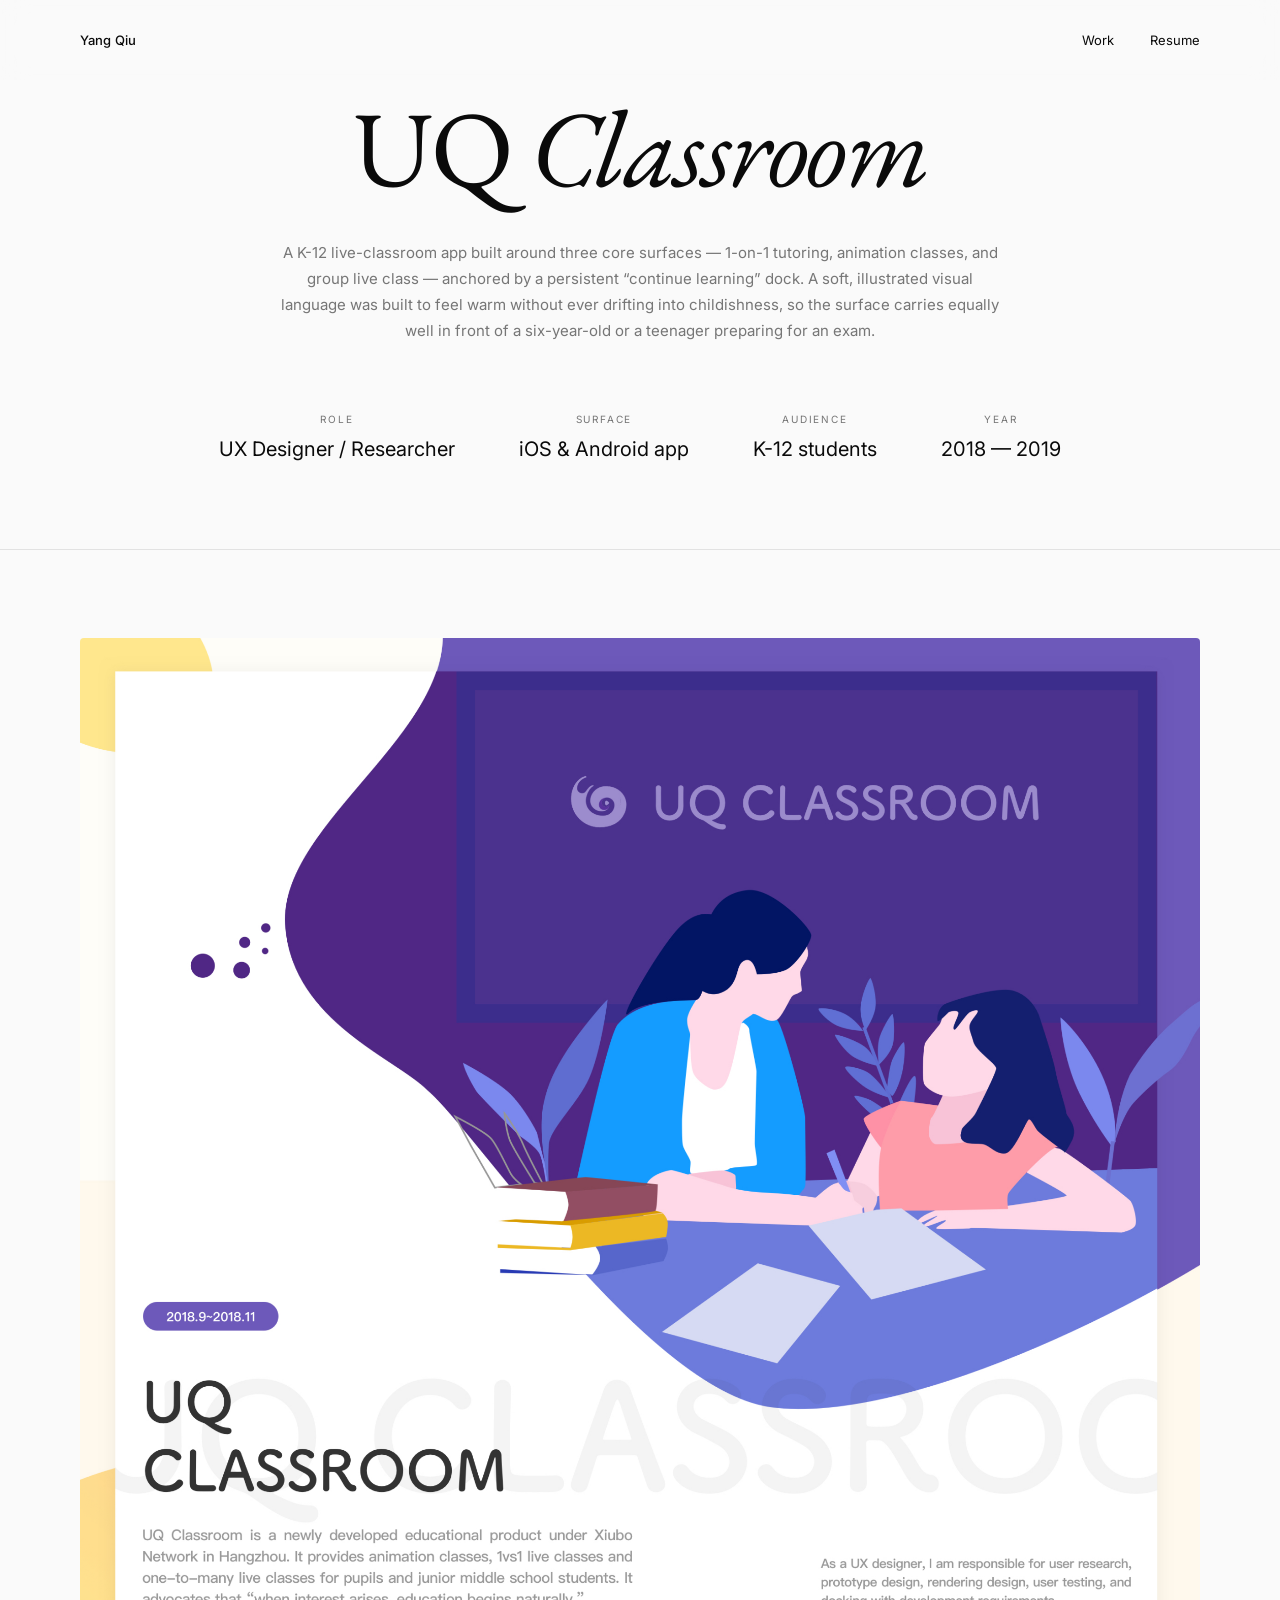
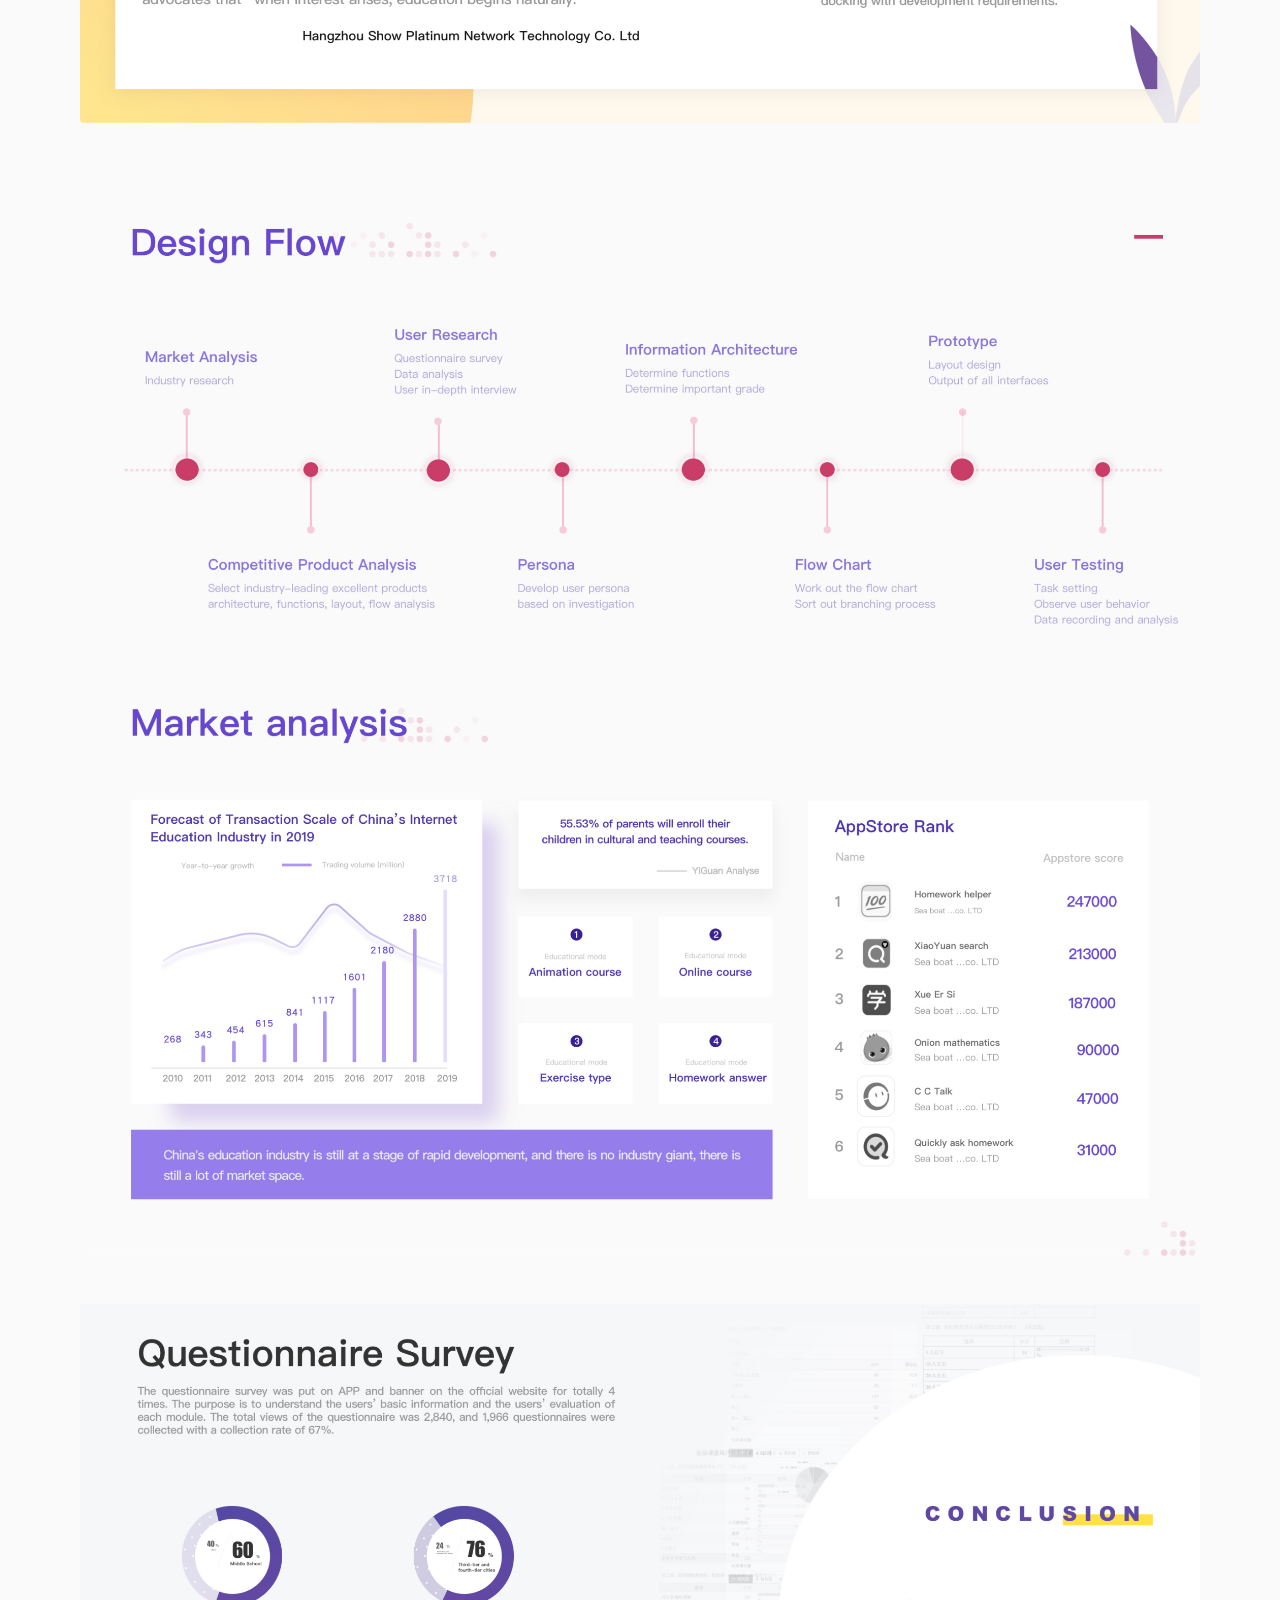
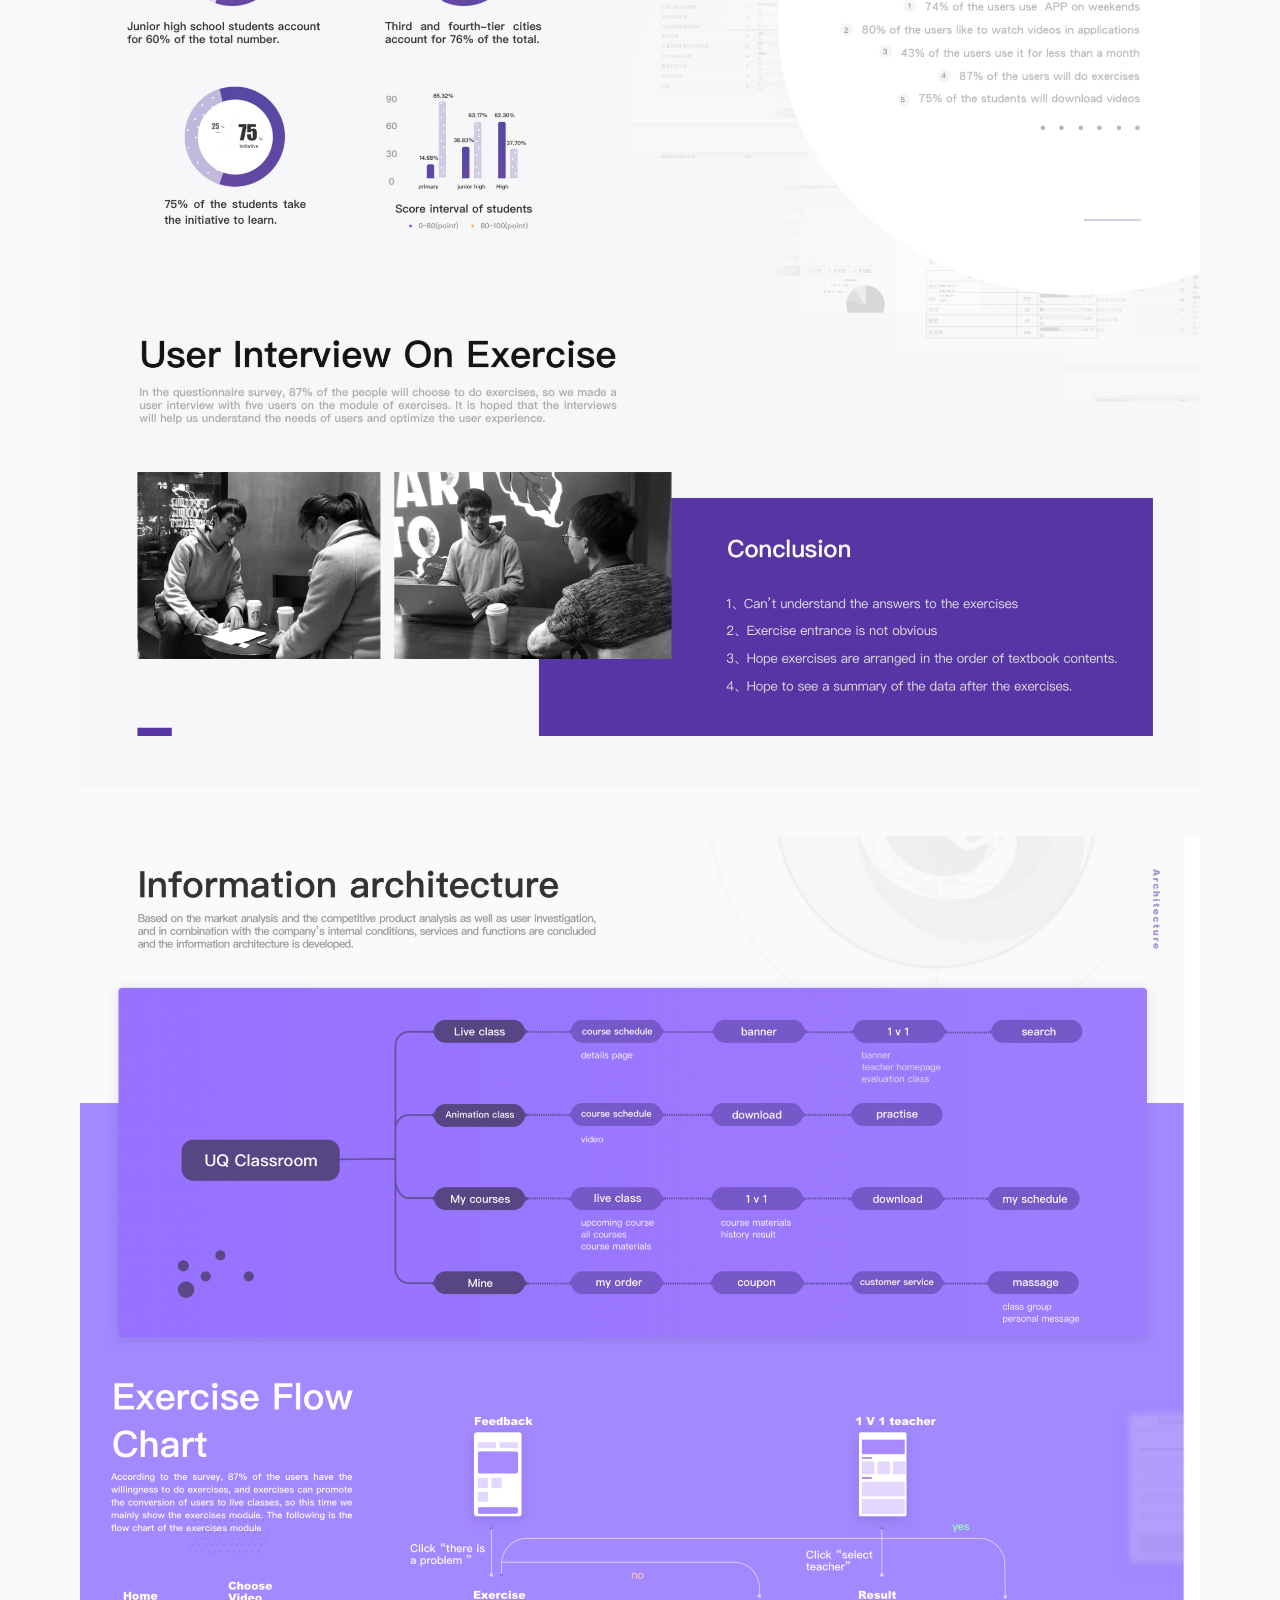
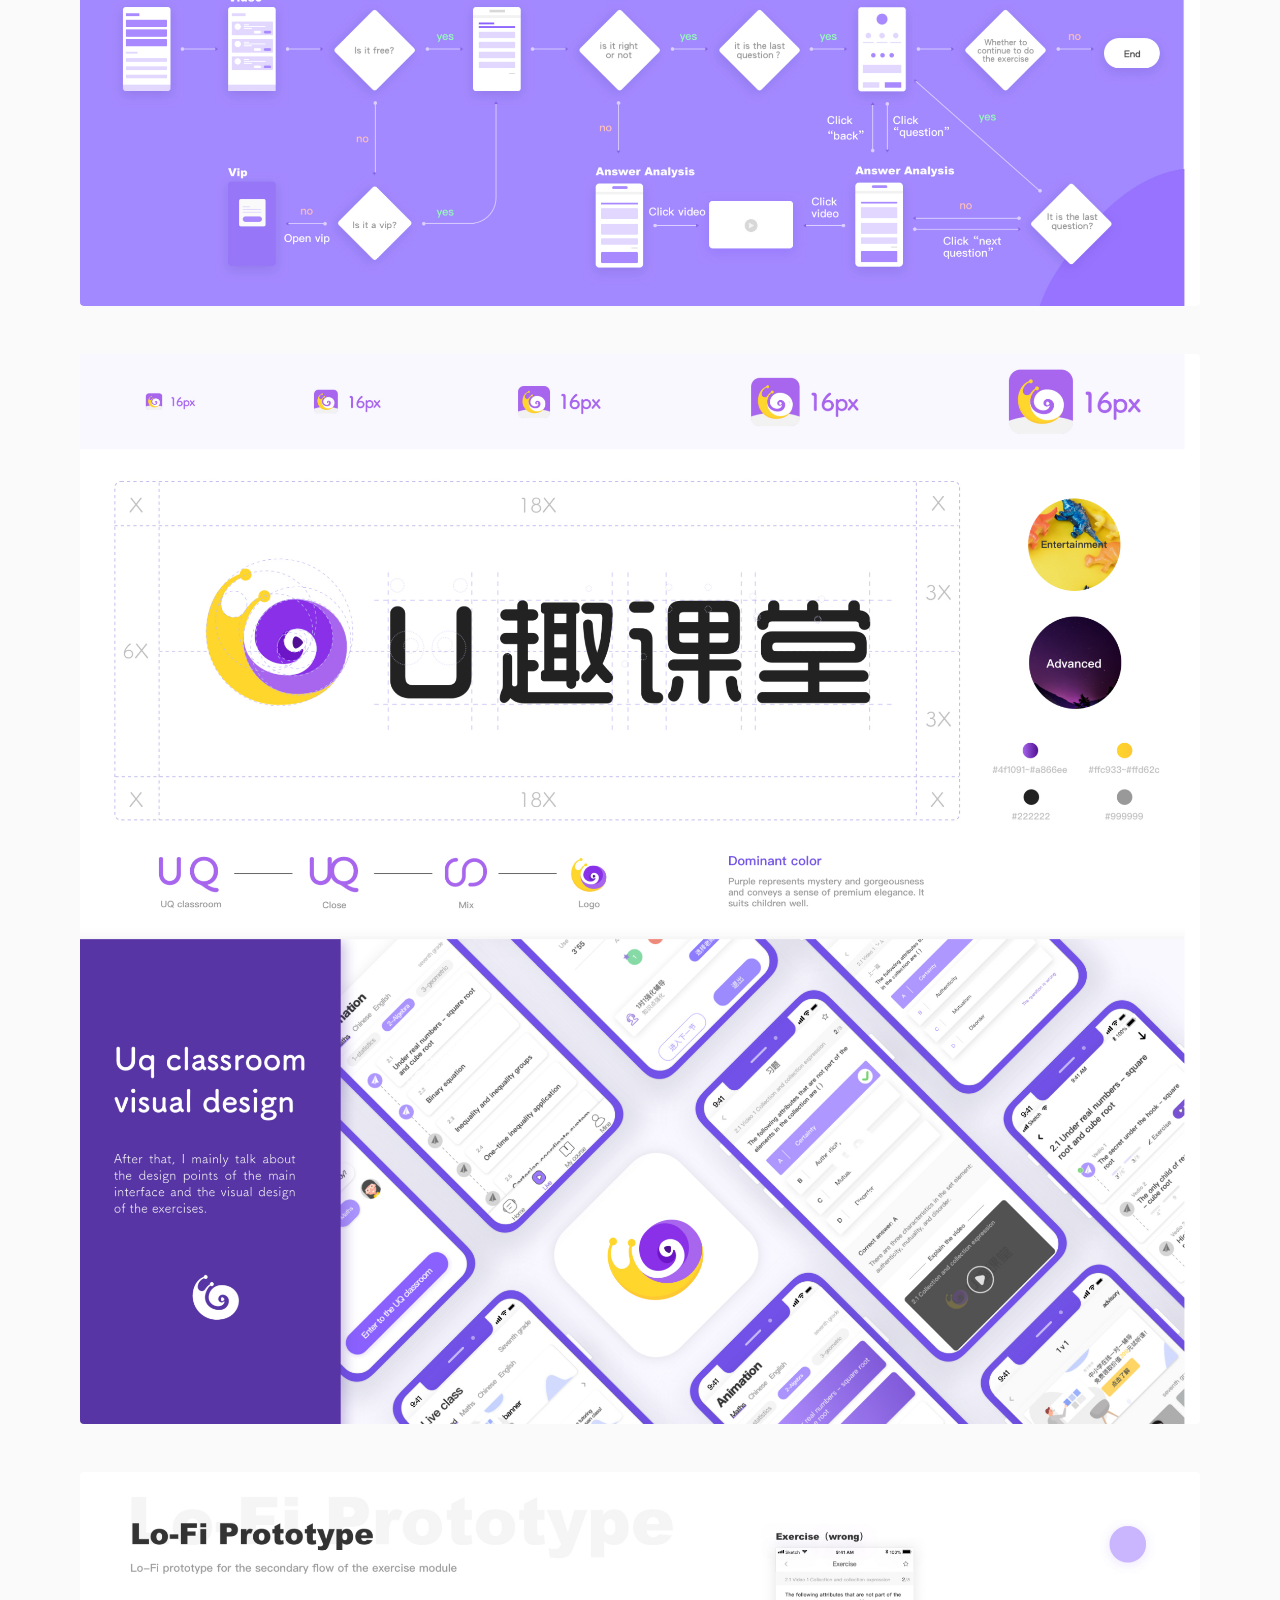
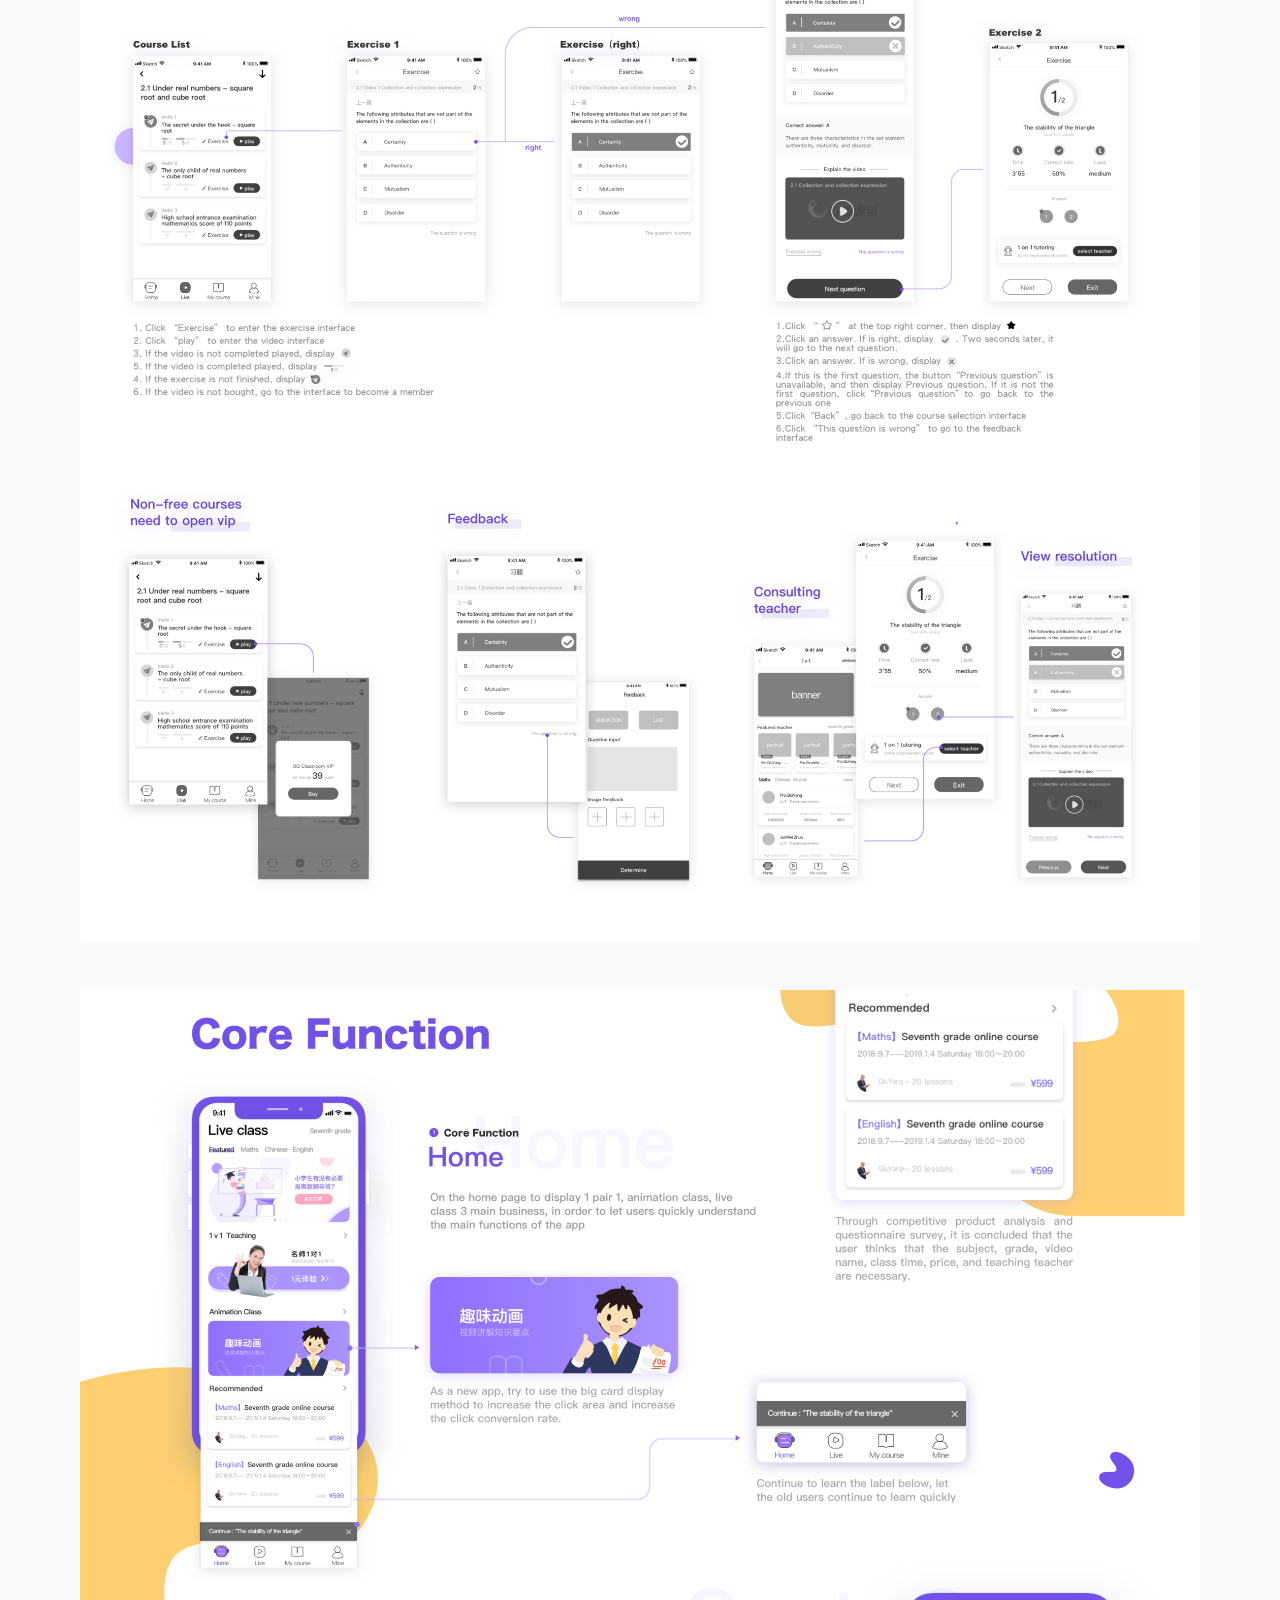
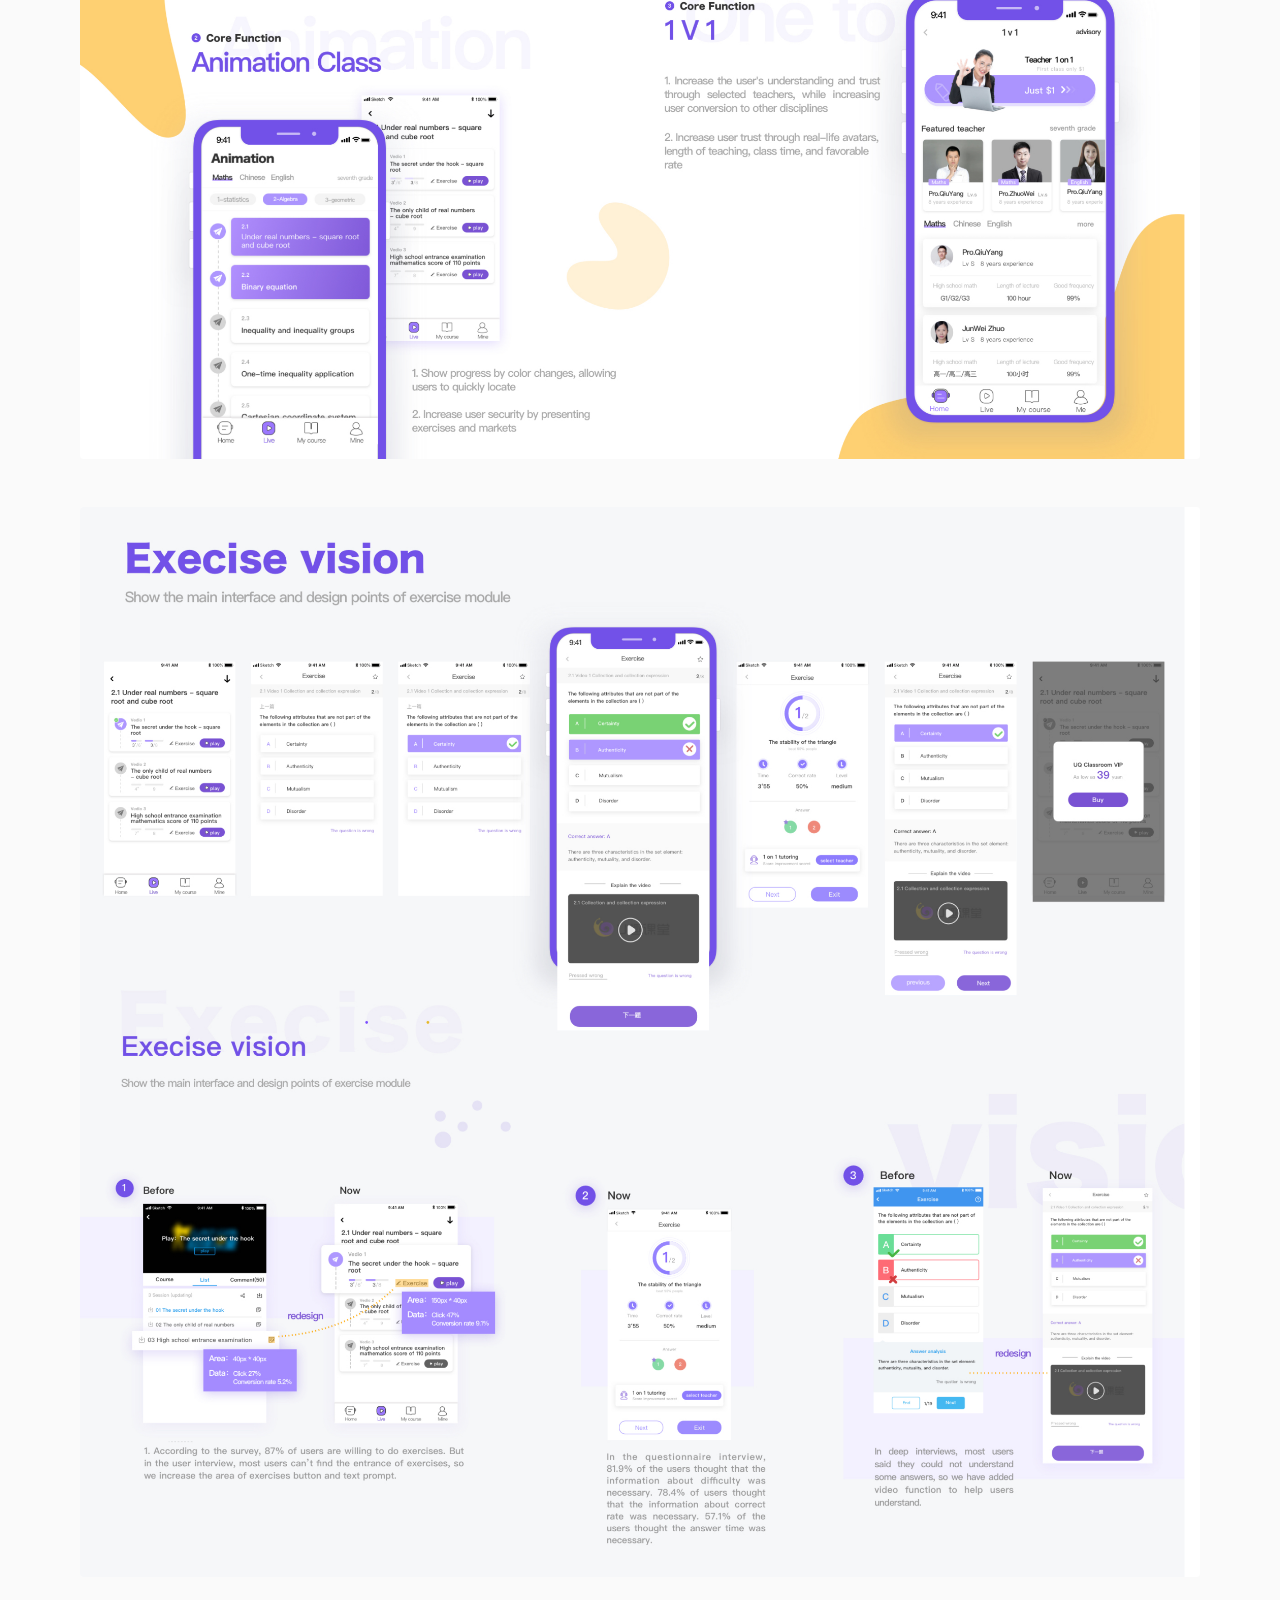
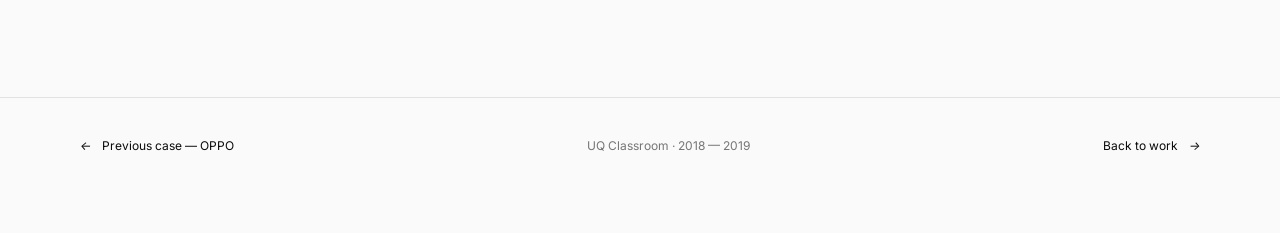
<file: cases/uq.html>
<!doctype html>
<html lang="en">
  <head>
    <meta charset="utf-8" />
    <meta name="viewport" content="width=device-width, initial-scale=1" />
    <title>UQ Classroom · UX case study — Yang Qiu</title>
    <link rel="preconnect" href="https://fonts.googleapis.com" />
    <link rel="preconnect" href="https://fonts.gstatic.com" crossorigin />
    <link
      href="https://fonts.googleapis.com/css2?family=EB+Garamond:ital,wght@0,400;0,500;1,400;1,500&family=Inter:wght@300;400;500;600&display=swap"
      rel="stylesheet"
    />
    <link rel="stylesheet" href="../styles-v4.css" />
    <link rel="stylesheet" href="../case-spy.css" />
    <style>
      :root { --spy-bg: #fafafa; --spy-ink: #0a0a0a; --spy-muted: rgba(10,10,10,0.55); --spy-dot: rgba(10,10,10,0.28); --spy-dot-hover: rgba(10,10,10,0.55); --spy-accent: #6e3ad1; --spy-accent-glow: rgba(110,58,209,0.18); --spy-mobile-bg: rgba(250,250,250,0.85); }
      /* Light case-study palette — clean off-white, NOT beige. */
      :root {
        --case-bg: #fafafa;
        --case-ink: #0a0a0a;
        --case-muted: rgba(10,10,10,0.55);
        --case-line: rgba(10,10,10,0.10);
        --case-tint: #ffffff;
        --case-gutter: 120px;
        --case-max: 1680px;
      }

      body { background: var(--case-bg); color: var(--case-ink); }
      .case-page { background: var(--case-bg); min-height: 100vh; }

      .case-topbar {
        max-width: var(--case-max);
        margin: 0 auto;
        display: flex;
        align-items: center;
        justify-content: space-between;
        padding: 32px var(--case-gutter);
      }
      .case-topbar .brand {
        font-family: "Inter", sans-serif;
        font-size: 13px;
        font-weight: 500;
        color: var(--case-ink);
        letter-spacing: 0.1px;
        text-decoration: none;
      }
      .case-topbar__end { display: flex; align-items: center; gap: 28px; }
      .case-topbar .nav {
        display: flex;
        gap: 36px;
        font-family: "Inter", sans-serif;
        font-size: 13px;
        font-weight: 400;
      }
      .case-topbar .nav a {
        color: var(--case-ink);
        text-decoration: none;
        transition: opacity 150ms ease;
      }
      .case-topbar .nav a:hover { opacity: 0.55; }

      .case-header {
        max-width: var(--case-max);
        margin: 0 auto;
        padding: 96px var(--case-gutter) 32px;
        text-align: center;
      }
      .case-title {
        font-family: "EB Garamond", serif;
        font-weight: 400;
        font-size: 132px;
        line-height: 0.96;
        letter-spacing: -2.5px;
        color: var(--case-ink);
        margin: 0 auto;
        max-width: 1100px;
      }
      .case-title em { font-style: italic; font-weight: 400; }
      .case-sub {
        margin: 40px auto 0;
        max-width: 720px;
        font-family: "Inter", sans-serif;
        font-size: 15px;
        line-height: 1.75;
        color: var(--case-muted);
      }

      .case-meta {
        max-width: var(--case-max);
        margin: 0 auto;
        padding: 36px var(--case-gutter) 88px;
        display: flex;
        flex-wrap: wrap;
        justify-content: center;
        gap: 64px;
        border-bottom: 1px solid var(--case-line);
      }
      .case-meta-item { text-align: center; }
      .case-meta-item dt {
        font-family: "Inter", sans-serif;
        font-size: 10px;
        letter-spacing: 1.8px;
        text-transform: uppercase;
        color: var(--case-muted);
        margin-bottom: 12px;
      }
      .case-meta-item dd {
        margin: 0;
        font-family: "Inter", -apple-system, BlinkMacSystemFont, sans-serif;
        font-size: 20px;
        color: var(--case-ink);
      }

      .deck {
        max-width: var(--case-max);
        margin: 0 auto;
        padding: 88px var(--case-gutter) 120px;
        display: flex;
        flex-direction: column;
        gap: 48px;
      }
      .slide {
        position: relative;
        max-width: 1200px;
        width: 100%;
        margin-left: auto;
        margin-right: auto;
        background: var(--case-tint);
        overflow: hidden;
        border-radius: 4px;
      }
      .slide img { width: 100%; height: auto; display: block; }

      .case-footer {
        max-width: var(--case-max);
        margin: 0 auto;
        padding: 40px var(--case-gutter) 80px;
        display: flex;
        justify-content: space-between;
        align-items: center;
        border-top: 1px solid var(--case-line);
        font-family: "Inter", sans-serif;
        font-size: 12px;
        color: var(--case-muted);
      }
      .case-footer a {
        color: var(--case-ink);
        text-decoration: none;
        display: inline-flex;
        align-items: center;
        gap: 8px;
        transition: opacity 150ms ease;
      }
      .case-footer a:hover { opacity: 0.55; }

      @media (max-width: 1440px) {
        :root { --case-gutter: 80px; }
        .case-title { font-size: 108px; }
      }
      @media (max-width: 1200px) {
        :root { --case-gutter: 56px; }
        .case-title { font-size: 84px; letter-spacing: -1.5px; }
      }
      @media (max-width: 900px) {
        :root { --case-gutter: 32px; }
        .case-topbar { padding: 24px var(--case-gutter); }
        .case-header { padding: 56px var(--case-gutter) 40px; }
        .case-title { font-size: 56px; letter-spacing: -1px; }
        .case-meta { padding: 40px var(--case-gutter) 56px; gap: 32px; }
        .deck { padding: 56px var(--case-gutter) 80px; gap: 32px; }
        .case-footer { flex-direction: column; gap: 16px; padding: 32px var(--case-gutter) 56px; }
      }
      @media (max-width: 560px) {
        :root { --case-gutter: 20px; }
        .case-topbar .nav { gap: 20px; font-size: 12px; }
        .case-title { font-size: 44px; }
      }
    </style>
  </head>
  <body>
    <div class="case-page">
      <!-- Topbar — same shape as homepage -->
      <header class="case-topbar">
        <a class="brand" href="../work.html" aria-label="Home">Yang Qiu</a>
        <nav class="nav" aria-label="Main">
          <a href="../work.html#work">Work</a>
          <a href="../about.html">Resume</a>
        </nav>
      </header>

      <!-- Case header -->
      <section class="case-header">
        <h1 class="case-title">UQ <em>Classroom</em></h1>
        <p class="case-sub">
          A K-12 live-classroom app built around three core surfaces &mdash; 1-on-1
          tutoring, animation classes, and group live class &mdash; anchored by a
          persistent &ldquo;continue learning&rdquo; dock. A soft, illustrated visual
          language was built to feel warm without ever drifting into childishness,
          so the surface carries equally well in front of a six-year-old or a
          teenager preparing for an exam.
        </p>
      </section>

      <dl class="case-meta">
        <div class="case-meta-item"><dt>Role</dt><dd>UX Designer / Researcher</dd></div>
        <div class="case-meta-item"><dt>Surface</dt><dd>iOS &amp; Android app</dd></div>
        <div class="case-meta-item"><dt>Audience</dt><dd>K-12 students</dd></div>
        <div class="case-meta-item"><dt>Year</dt><dd>2018 — 2019</dd></div>
      </dl>

      <!-- Slides -->
      <main class="deck">
        <section class="slide" id="uq-01" data-page="01">
          <img src="uq/page_01.png" alt="Cover — UQ Classroom: animation classes, 1v1 live classes and one-to-many live classes for K-12 students. 2018.9 — 2018.11." />
        </section>
        <section class="slide" id="uq-02" data-page="02">
          <img src="uq/page_02.png" alt="Design Flow &amp; Market analysis — research method timeline and the China online-education market in 2019." />
        </section>
        <section class="slide" id="uq-03" data-page="03">
          <img src="uq/page_03.png" alt="Questionnaire Survey &amp; User Interview on Exercise — 1,966 responses, 67% rate; key conclusions on exercise &amp; video usage." />
        </section>
        <section class="slide" id="uq-04" data-page="04">
          <img src="uq/page_04.png" alt="Information Architecture &amp; Exercise Flow Chart — sitemap of Live class / Animation class / My courses / Mine, plus the exercise-module decision tree." />
        </section>
        <section class="slide" id="uq-05" data-page="05">
          <img src="uq/page_05.png" alt="Lo-Fi Prototype — exercise module secondary flow: course list, exercise right/wrong, video answer, VIP gate, feedback, consulting teacher." />
        </section>
        <section class="slide" id="uq-06" data-page="06">
          <img src="uq/page_06.png" alt="Core Function — Home, Animation Class, 1V1 tutoring; design rationale for big card display and continue-learning dock." />
        </section>
        <section class="slide" id="uq-07" data-page="07">
          <img src="uq/page_07.png" alt="UQ Classroom visual design — logo construction, brand colours (purple + yellow), icon iterations and main interface mockups." />
        </section>
        <section class="slide" id="uq-08" data-page="08">
          <img src="uq/page_08.png" alt="Exercise vision — main interface and design points of the exercise module: before / now redesigns with research justification." />
        </section>
      </main>

      <nav class="case-spy" id="caseSpy" aria-label="Section navigation">
        <button type="button" class="case-spy__item" data-target="uq-01"><span class="case-spy__dot"></span><span class="case-spy__label">Cover</span></button>
        <button type="button" class="case-spy__item" data-target="uq-02"><span class="case-spy__dot"></span><span class="case-spy__label">Market analysis</span></button>
        <button type="button" class="case-spy__item" data-target="uq-03"><span class="case-spy__dot"></span><span class="case-spy__label">Survey</span></button>
        <button type="button" class="case-spy__item" data-target="uq-04"><span class="case-spy__dot"></span><span class="case-spy__label">Information architecture</span></button>
        <button type="button" class="case-spy__item" data-target="uq-05"><span class="case-spy__dot"></span><span class="case-spy__label">Lo-Fi prototype</span></button>
        <button type="button" class="case-spy__item" data-target="uq-06"><span class="case-spy__dot"></span><span class="case-spy__label">Core function</span></button>
        <button type="button" class="case-spy__item" data-target="uq-07"><span class="case-spy__dot"></span><span class="case-spy__label">Visual design</span></button>
        <button type="button" class="case-spy__item" data-target="uq-08"><span class="case-spy__dot"></span><span class="case-spy__label">Exercise vision</span></button>
      </nav>

      <!-- Bottom pager -->
      <footer class="case-footer">
        <a href="oppo.html"><em>←</em>&nbsp;Previous case &mdash; OPPO</a>
        <span>UQ Classroom · 2018 — 2019</span>
        <a href="../work.html#work">Back to work&nbsp;<em>→</em></a>
      </footer>
    </div>
    <audio id="site-audio" preload="metadata" loop playsinline style="display:none">
      <source src="../assets/audio/youth-reply-1988.mp3" type="audio/mpeg" />
    </audio>
    <script src="../site-audio.js"></script>
    <script src="../case-spy.js"></script>
  </body>
</html>
</file>
<file: styles-v4.css>
/* ==========================================================================
   v4 — vanschneider-style portfolio
   ========================================================================== */
:root {
  --bg: #0d0d0d;
  --ink: #ffffff;
  --muted: rgba(255, 255, 255, 0.5);
  --muted-2: rgba(255, 255, 255, 0.72);
  --rule: rgba(255, 255, 255, 0.18);

  --serif: "EB Garamond", "Times New Roman", serif;
  --sans: "Inter", system-ui, -apple-system, sans-serif;
  --kicker-track: 1.6px;

  --gutter: 120px;
  --max: 1680px;
}

*, *::before, *::after { box-sizing: border-box; }
html, body { margin: 0; padding: 0; }
/* Full-bleed sections (e.g. .localization-band) need .page visible; keep x scroll off at root */
html { overflow-x: hidden; }

body {
  font-family: var(--sans);
  background: var(--bg);
  color: var(--ink);
  -webkit-font-smoothing: antialiased;
  -moz-osx-font-smoothing: grayscale;
  text-rendering: optimizeLegibility;
}

a { color: inherit; text-decoration: none; }
h1, h2, h3, p { margin: 0; }
img {
  display: block;
  max-width: 100%;
  box-sizing: content-box;
  border: 0 solid transparent;
  border-image: none;
}

.page {
  width: 100%;
  background: var(--bg);
  overflow: visible;
}

/* ==========================================================================
   Topbar
   ========================================================================== */
.topbar {
  display: flex;
  align-items: center;
  justify-content: space-between;
  padding: 32px var(--gutter);
  max-width: var(--max);
  margin: 0 auto;
}

.brand {
  font-family: var(--sans);
  font-size: 13px;
  font-weight: 500;
  color: var(--ink);
  letter-spacing: 0.1px;
}

.topbar-end {
  display: flex;
  align-items: center;
  gap: clamp(14px, 2.5vw, 24px);
}

.nav {
  display: flex;
  gap: 36px;
  font-family: var(--sans);
  font-size: 13px;
  font-weight: 400;
}

.nav a { transition: opacity 150ms ease; }
.nav a:hover { opacity: 0.55; }

/* ==========================================================================
   Hero
   ========================================================================== */
.hero {
  padding: 80px var(--gutter) 100px;
  max-width: var(--max);
  margin: 0 auto;
  position: relative;
}

.hero-title {
  font-family: var(--serif);
  font-weight: 400;
  font-size: 132px;
  line-height: 1.02;
  letter-spacing: -1.5px;
  color: var(--ink);
}

.hero-line {
  display: block;
}

/* ~72% of .hero-title — scales with every breakpoint so contrast stays stable */
.hero-line--muted {
  color: var(--muted);
  font-style: normal;
  font-weight: 400;
  font-size: 0.72em;
  margin-block: 0.1em;
}

.hero-line--mark {
  display: flex;
  align-items: center;
  gap: 0.21em;
  font-size: inherit;
  line-height: inherit;
}

.hero-line--mark em {
  font-style: italic;
  font-weight: 400;
}

/* ~81% of I AM line box (two −10% steps from full cap height) */
.hero-avatar {
  display: inline-block;
  box-sizing: border-box;
  flex-shrink: 0;
  width: 0.81em;
  height: 0.81em;
  border-radius: 50%;
  overflow: hidden;
  background: #1a1a1a;
  border: none;
  outline: none;
  box-shadow: none;
}

@supports (width: 1lh) {
  .hero-avatar {
    width: 0.81lh;
    height: 0.81lh;
  }
}

.hero-avatar img {
  width: 100%;
  height: 100%;
  object-fit: cover;
  display: block;
  border: none;
  outline: none;
  box-shadow: none;
  /* 放大少许以裁掉圆形遮罩边缘的抗锯齿/JPEG 白边 */
  transform: scale(1.06);
  transform-origin: center center;
}

.hero-intro {
  margin: 60px 0 0 auto;
  width: 640px;
  max-width: 50%;
  font-family: var(--sans);
  font-size: 14px;
  line-height: 1.85;
  color: var(--muted-2);
  font-weight: 300;
}

.hero-intro p + p { margin-top: 1.6em; }

.hero-intro strong {
  color: var(--ink);
  font-weight: 500;
}

/* ==========================================================================
   Logo wall — single image strip (HSBC · OPPO · Gate Pay · Kingston)
   ========================================================================== */
.logo-wall {
  display: flex;
  align-items: center;
  justify-content: center;
  margin-top: 160px;
}

.logo-wall img {
  width: 100%;
  max-width: 1100px;
  height: auto;
  display: block;
  /* Source is white logos on black — drop in as-is on dark page; mix-blend
     keeps any residual black bg invisible on the page. */
  mix-blend-mode: screen;
}

/* ==========================================================================
   Work / Projects
   ========================================================================== */
.work {
  padding: 0 var(--gutter);
  max-width: var(--max);
  margin: 0 auto;
}

.project {
  padding: 80px 0 200px;
  display: flex;
  flex-direction: column;
  align-items: stretch;
}

/* Image wrapper link — --scroll-progress set by inline script for scroll-driven scale */
.project-image-link {
  display: block;
  width: 100%;
  color: inherit;
  text-decoration: none;
  margin-bottom: 32px;
  --scroll-progress: 1;
  transition: opacity 200ms ease;
}

.project-image-link:hover { opacity: 0.92; }

/* Scale the figure (not the <a>) so narrow / flex-aligned rows behave like HSBC */
.project-image-link .project-image {
  transform: scale(calc(0.92 + 0.08 * var(--scroll-progress)));
  transform-origin: 0% 50%;
  will-change: transform;
}

.project--shift-right .project-image-link .project-image {
  transform-origin: 0% 50%;
}

.project--align-left .project-image-link .project-image {
  transform-origin: 0% 50%;
}

.project-image {
  width: 100%;
  margin: 0;
  background: #1a1a1a;
  overflow: hidden;
  aspect-ratio: 16 / 9;
  border-radius: 8px;
}

.project-image img {
  width: 100%;
  height: 100%;
  object-fit: cover;
  object-position: center;
}

/* OPPO solid-black card variant — black bg, big green wordmark */
.project-image--oppo-card {
  display: flex;
  flex-direction: column;
  align-items: center;
  justify-content: center;
  gap: 14px;
  background: #000;
  aspect-ratio: 16 / 9;
}

.project-image--oppo-card .oppo-mark {
  font-family: "Inter", sans-serif;
  font-weight: 800;
  font-size: 132px;
  letter-spacing: -3px;
  color: #2db75a;
  line-height: 1;
}

.project-image--oppo-card .oppo-sub {
  font-family: var(--sans);
  font-size: 13px;
  color: #fff;
  letter-spacing: 0.4px;
}

/* UQ illustration — image is bright on dark, no crop, centered */
.project-image--uq {
  background: transparent;
  aspect-ratio: auto;
  height: auto;
  border-radius: 8px;
}

.project-image--uq img {
  width: 100%;
  height: auto;
  object-fit: contain;
}

/* Project body — left-aligned under the image */
.project-body {
  max-width: 580px;
}

/* Gate (default project) — body text aligns with the full image's left edge. */
.project:not(.project--shift-right):not(.project--align-left) .project-body {
  padding-left: 0;
}

/* Shift-right variant — image hugs the right edge of the work column,
   body sits underneath aligned to the image's left edge. */
.project--shift-right {
  align-items: flex-end;
}

.project--shift-right .project-image-link {
  max-width: 78%;
  margin-left: auto;
  margin-right: 0;
}

.project--shift-right .project-body {
  max-width: 78%;
  width: 100%;
  margin-left: auto;
  margin-left: auto;
  margin-right: 0;
}

.project--shift-right .project-body > * {
  max-width: 580px;
}

/* Narrow column hugging the left edge — same max-width as shift-right */
.project--align-left {
  align-items: flex-start;
}

.project--align-left .project-image-link {
  max-width: 78%;
  margin-left: 0;
  margin-right: auto;
}

.project--align-left .project-body {
  max-width: 78%;
  width: 100%;
  margin-right: auto;
  margin-left: 0;
  margin-left: 0;
  margin-right: auto;
}

.project--align-left .project-body > * {
  max-width: 580px;
}

.project-kicker {
  font-family: var(--sans);
  font-size: 11px;
  letter-spacing: 0.4px;
  color: var(--muted);
  margin-bottom: 14px;
  font-weight: 400;
}

.project-title {
  font-family: var(--serif);
  font-weight: 400;
  font-size: 30px;
  line-height: 1.2;
  color: var(--ink);
  margin-bottom: 18px;
  letter-spacing: -0.3px;
}

.project-title-link {
  color: inherit;
  font-size: 48px;
  text-decoration: none;
  transition: opacity 0.2s ease;
}
.project-title-link:hover { opacity: 0.6; }

.project-desc {
  font-family: var(--sans);
  font-size: 22px;
  line-height: 1.85;
  color: var(--muted-2);
  font-weight: 300;
}

/* ==========================================================================
   Hobby — Localization (full-bleed lime band)
   ========================================================================== */
.localization-band {
  --localization-green: #1ed760;
  width: 100vw;
  position: relative;
  left: 50%;
  right: 50%;
  margin-left: -50vw;
  margin-right: -50vw;
  margin-top: 8px;
  margin-bottom: 8px;
  padding: 72px 0 80px;
  background: var(--localization-green);
  color: #000;
}

.localization-band__inner {
  max-width: var(--max);
  margin: 0 auto;
  padding: 0 var(--gutter);
  display: flex;
  flex-direction: row;
  flex-wrap: nowrap;
  justify-content: space-between;
  align-items: flex-start;
  gap: 0;
}

@media (min-width: 1440px) {
  .localization-band__inner {
    padding-left: 240px;
    padding-right: 240px;
  }
}

.localization-band__label {
  font-family: ui-monospace, "Roboto Mono", "SF Mono", Consolas, monospace;
  font-size: 13px;
  font-weight: 400;
  line-height: 1.35;
  letter-spacing: 0.02em;
  color: #000;
  margin: 0;
  flex: 0 0 auto;
}

.localization-band__text {
  font-family: var(--sans);
  font-size: 56px;
  font-weight: 700;
  line-height: 1.28;
  letter-spacing: -0.02em;
  color: #000;
  margin: 0;
  max-width: 52rem;
  flex: 0 1 auto;
  text-align: left;
}

@media (min-width: 1920px) {
  .localization-band {
    padding: 72px 0 80px;
    min-height: 800px;
    height: 800px;
    display: flex;
    align-items: flex-start;
    justify-content: center;
    box-sizing: border-box;
  }

  .localization-band__inner {
    max-width: none;
    width: 100%;
    align-items: flex-start;
    margin: 0;
  }
}

@media (max-width: 900px) {
  .localization-band {
    padding: 56px 0 64px;
    margin-top: 0;
    margin-bottom: 0;
  }

  .localization-band__inner {
    flex-direction: column;
    justify-content: flex-start;
    align-items: stretch;
    gap: 20px;
  }

  .localization-band__text {
    font-size: 22px;
    line-height: 1.3;
    max-width: none;
  }
}

@media (max-width: 560px) {
  .localization-band {
    padding: 40px 0 48px;
  }

  .localization-band__label {
    font-size: 12px;
  }

  .localization-band__text {
    font-size: 18px;
  }
}

/* ==========================================================================
   Marquee
   ========================================================================== */
.marquee {
  padding: 140px 0 120px;
  overflow: hidden;
  white-space: nowrap;
}

.marquee-track {
  display: inline-flex;
  align-items: center;
  gap: 56px;
  font-family: var(--serif);
  font-size: 124px;
  line-height: 1;
  color: var(--ink);
  animation: marquee 32s linear infinite;
  padding-left: 56px;
}

.marquee-track em { font-style: italic; font-weight: 400; }

.marquee-track .dot {
  font-style: normal;
  opacity: 0.4;
  font-size: 90px;
  position: relative;
  top: -20px;
}

@keyframes marquee {
  from { transform: translateX(0); }
  to   { transform: translateX(-50%); }
}

/* ==========================================================================
   Thank you
   ========================================================================== */
.thanks {
  padding: 120px var(--gutter) 180px;
  text-align: center;
}

.thanks h2 {
  font-family: var(--serif);
  font-weight: 400;
  font-size: 56px;
  line-height: 1.25;
  letter-spacing: -0.5px;
  color: var(--ink);
}

.thanks h2 em { font-style: italic; font-weight: 400; }

/* ==========================================================================
   Footer
   ========================================================================== */
.footer {
  padding: 0 var(--gutter) 56px;
  max-width: var(--max);
  margin: 0 auto;
  text-align: center;
}

.footer-rule {
  height: 1px;
  background: var(--rule);
  margin-bottom: 44px;
}

.footer-links {
  display: flex;
  justify-content: center;
  gap: 36px;
  font-family: var(--sans);
  font-size: 12px;
  margin-bottom: 36px;
}

.footer-links a {
  color: var(--ink);
  transition: opacity 150ms ease;
}
.footer-links a:hover { opacity: 0.6; }

.copyright {
  font-family: var(--sans);
  font-size: 11px;
  color: var(--muted);
  letter-spacing: 0.4px;
}

/* ==========================================================================
   Background music — inline disc control in topbar (optional; reduced motion hides)
   ========================================================================== */
.audio-dock--inline {
  position: relative;
  flex-shrink: 0;
}

@media (prefers-reduced-motion: reduce) {
  .audio-dock--inline {
    display: none !important;
  }
}

.audio-dock__btn--disc {
  display: flex;
  align-items: center;
  justify-content: center;
  width: 44px;
  height: 44px;
  padding: 0;
  border: 1px solid rgba(255, 255, 255, 0.22);
  border-radius: 50%;
  background: #0d0d0d;
  cursor: pointer;
  overflow: hidden;
  transition: opacity 180ms ease, transform 180ms ease, border-color 180ms ease,
    box-shadow 180ms ease;
}

.audio-dock__btn--disc:hover {
  opacity: 0.95;
  border-color: rgba(255, 255, 255, 0.42);
}

.audio-dock__btn--disc:focus-visible {
  outline: 2px solid rgba(255, 255, 255, 0.65);
  outline-offset: 3px;
}

.audio-dock__btn--disc:active {
  transform: scale(0.96);
}

.audio-dock__disc {
  display: block;
  width: 44px;
  height: 44px;
  object-fit: cover;
  border-radius: 50%;
  transform-origin: 50% 50%;
}

.audio-dock__btn--disc.is-playing {
  border-color: rgba(255, 255, 255, 0.5);
  box-shadow: 0 0 0 1px rgba(255, 255, 255, 0.12);
}

.audio-dock__btn--disc.is-playing .audio-dock__disc {
  animation: audio-disc-spin 14s linear infinite;
}

@keyframes audio-disc-spin {
  to { transform: rotate(360deg); }
}

.about-body .audio-dock__btn--disc {
  border-color: rgba(10, 10, 10, 0.18);
  background: #ffffff;
  box-shadow: 0 4px 20px rgba(0, 0, 0, 0.08);
}

.about-body .audio-dock__btn--disc:hover {
  border-color: rgba(10, 10, 10, 0.35);
}

.about-body .audio-dock__btn--disc:focus-visible {
  outline-color: rgba(10, 10, 10, 0.45);
}

.about-body .audio-dock__btn--disc.is-playing {
  border-color: rgba(10, 10, 10, 0.28);
  box-shadow: 0 4px 20px rgba(0, 0, 0, 0.12);
}

@media (prefers-reduced-motion: reduce) {
  .audio-dock__btn--disc.is-playing .audio-dock__disc {
    animation: none;
  }
}

/* ==========================================================================
   About page (full-page CV)
   ========================================================================== */
body.about-body {
  background: #ffffff;
  color: #0a0a0a;
  overflow-x: hidden;
}

/* Fluid Resume layout — gutters track :root breakpoints; no clipping from .page */
.about-page.page {
  width: 100%;
  max-width: 100%;
  overflow-x: clip;
  overflow-y: visible;
}

.about-page {
  min-height: 100vh;
  background: #ffffff;
  color: #0a0a0a;
}

.about-body .brand,
.about-body .nav a {
  color: #0a0a0a;
}

.about-cv {
  box-sizing: border-box;
  width: 100%;
  /* 原 1000px；拉宽与首页内容区（--max 1680）更一致，大屏上简历图更大 */
  max-width: min(1480px, 100%);
  margin: 0 auto;
  padding: clamp(8px, 2.5vw, 24px) var(--gutter) clamp(40px, 12vw, 100px);
}

.about-cv img {
  width: 100%;
  max-width: 100%;
  height: auto;
  display: block;
}

@media (max-width: 900px) {
  .about-cv {
    padding-bottom: clamp(36px, 10vw, 72px);
  }
}

@media (max-width: 560px) {
  .about-cv {
    padding-top: 8px;
    padding-bottom: 48px;
  }
}

/* Wide desktop — slightly larger hero intro body (base is 14px) */
@media (min-width: 1441px) {
  .hero-intro {
    font-size: 18px;
  }
}

/* ==========================================================================
   Responsive — scale gutter + hero size down on smaller viewports.
   The 1680px max-width and 120px gutters are the "comfortable" desktop
   target; below that we shrink the side padding and the hero/marquee
   typography so nothing overflows or wraps awkwardly.
   ========================================================================== */
@media (max-width: 1440px) {
  :root { --gutter: 80px; }
  .hero-title { font-size: 116px; }
  .marquee-track { font-size: 110px; }
  .thanks h2 { font-size: 52px; }
}

/* ≤1300px — hero intro column ~10% narrower than desktop */
@media (max-width: 1300px) {
  .hero-intro {
    width: 576px;
    max-width: 45%;
  }
}

@media (max-width: 1200px) {
  :root { --gutter: 56px; }
  .hero-title { font-size: 96px; letter-spacing: -1px; }
  .hero-intro {
    width: 491px;
    max-width: 56%;
    margin-top: 48px;
  }
  .marquee-track { font-size: 92px; }
  .thanks h2 { font-size: 44px; }
  .nav { gap: 28px; }
}

@media (max-width: 900px) {
  :root { --gutter: 32px; }
  .topbar { padding: 24px var(--gutter); }
  .hero { padding: 48px var(--gutter) 72px; }
  .hero-title { font-size: 68px; line-height: 1.04; letter-spacing: -0.5px; }
  .hero-intro {
    width: 100%;
    max-width: 100%;
    margin: 36px 0 0;
    font-size: 13px;
  }
  .logo-wall { margin-top: 64px; }
  .logo-wall img { max-width: 720px; }
  .work { padding: 0 var(--gutter); }
  .project { padding: 56px 0 72px; }
  .project--shift-right .project-image-link,
  .project--shift-right .project-body,
  .project--align-left .project-image-link,
  .project--align-left .project-body { max-width: 100%; }
  .marquee-track { font-size: 64px; gap: 36px; padding-left: 32px; }
  .marquee-track .dot { font-size: 48px; top: -10px; }
  .thanks { padding: 80px var(--gutter) 120px; }
  .thanks h2 { font-size: 36px; }
  .footer { padding: 0 var(--gutter) 40px; }
  .footer-links { flex-wrap: wrap; gap: 24px; }
}

@media (max-width: 560px) {
  :root { --gutter: 20px; }
  .nav { gap: 20px; font-size: 12px; }
  .brand { font-size: 12px; }
  .hero-title { font-size: 48px; }
  .hero-line--mark { flex-wrap: wrap; }
  .marquee-track { font-size: 44px; gap: 24px; padding-left: 20px; }
  .marquee-track .dot { font-size: 32px; top: -6px; }
  .thanks h2 { font-size: 28px; }
  .project-title { font-size: 24px; }
  .project-title-link { font-size: 24px; }
}
</file>
<file: styles.css>
/* ==========================================================================
   Tokens
   ========================================================================== */
:root {
  --bg-cream: #f4f1ec;
  --bg-tan: #d9d2c4;
  --ink: #111111;
  --ink-soft: #1a1a1a;
  --muted: #8a8680;
  --muted-2: #6f6b66;
  --rule: rgba(0, 0, 0, 0.12);

  --dark-bg: #0a0a0a;
  --dark-bg-2: #050505;
  --dark-card: #0f0f10;
  --dark-rule: rgba(255, 255, 255, 0.08);
  --dark-muted: rgba(255, 255, 255, 0.55);

  --serif: "EB Garamond", "Times New Roman", serif;
  --sans: "Inter", system-ui, -apple-system, sans-serif;

  --kicker-track: 1.6px;
}

/* ==========================================================================
   Reset
   ========================================================================== */
*,
*::before,
*::after {
  box-sizing: border-box;
}

html,
body {
  margin: 0;
  padding: 0;
}

body {
  font-family: var(--sans);
  color: var(--ink);
  background: var(--bg-cream);
  -webkit-font-smoothing: antialiased;
  -moz-osx-font-smoothing: grayscale;
  text-rendering: optimizeLegibility;
}

a {
  color: inherit;
  text-decoration: none;
}

h1,
h2,
h3,
p {
  margin: 0;
}

ol,
ul {
  list-style: none;
  margin: 0;
  padding: 0;
}

img {
  display: block;
  max-width: 100%;
}

button {
  font: inherit;
  border: 0;
  background: transparent;
  cursor: pointer;
  color: inherit;
}

/* ==========================================================================
   Page wrapper — fixed 1440 design width
   ========================================================================== */
.page {
  width: 1440px;
  margin: 0 auto;
  background: var(--bg-cream);
  overflow: hidden;
}

/* ==========================================================================
   Topbar
   ========================================================================== */
.topbar {
  position: relative;
  height: 96px;
  display: flex;
  align-items: center;
  justify-content: space-between;
  padding: 0 56px;
}

.logo {
  display: inline-flex;
  align-items: center;
  justify-content: center;
  width: 44px;
  height: 44px;
  background: var(--bg-tan);
  border-radius: 3px;
  font-family: var(--serif);
  font-style: italic;
  font-weight: 500;
  font-size: 18px;
  color: var(--ink);
  letter-spacing: 0.2px;
}

.nav {
  display: flex;
  align-items: center;
  gap: 32px;
  font-family: var(--sans);
  font-size: 13px;
  font-weight: 400;
  color: var(--ink);
  white-space: nowrap;
}

.nav a {
  transition: opacity 150ms ease;
  position: relative;
  padding-bottom: 2px;
}

.nav a:hover {
  opacity: 0.55;
}

/* ==========================================================================
   Hero
   ========================================================================== */
.hero {
  position: relative;
  padding: 120px 56px 160px;
}

.eyebrow {
  font-family: var(--sans);
  font-weight: 500;
  font-size: 11px;
  letter-spacing: var(--kicker-track);
  text-transform: uppercase;
  color: var(--ink);
  text-align: center;
}

.hero-title {
  font-family: var(--serif);
  font-weight: 400;
  font-size: 188px;
  line-height: 0.92;
  letter-spacing: -4.5px;
  color: var(--ink);
  text-align: center;
  margin: 56px 0 0;
}

.hero-title .line-1 {
  display: block;
}

.hero-title .line-1 .amp {
  font-style: italic;
  font-weight: 400;
}

.hero-title .line-2 {
  display: block;
  font-style: italic;
  margin-top: 8px;
}

.hero-intro {
  width: 720px;
  margin: 96px auto 0;
  font-family: var(--serif);
  font-size: 23px;
  line-height: 1.5;
  color: var(--ink);
  text-align: center;
}

.hero-intro p + p {
  margin-top: 1em;
}

/* ==========================================================================
   Project — generic
   ========================================================================== */
.project {
  position: relative;
  width: 100%;
  padding: 120px 80px 140px;
}

.project--dark {
  background: var(--dark-bg);
  color: #fff;
}

.project--dark + .project--dark {
  padding-top: 40px;
}

/* ==========================================================================
   Project — featured stage (full-bleed image)
   ========================================================================== */
.project-stage {
  position: relative;
  width: 1280px;
  margin: 0 auto;
  border-radius: 6px;
  overflow: hidden;
  background: var(--dark-card);
  aspect-ratio: 16 / 9;
}

.project-stage img {
  width: 100%;
  height: 100%;
  object-fit: cover;
  display: block;
}

/* ==========================================================================
   Project info row
   ========================================================================== */
.project-info {
  width: 1280px;
  margin: 56px auto 0;
  display: grid;
  grid-template-columns: 1fr 1fr;
  gap: 80px;
  align-items: start;
}

.info-col {
  display: flex;
  flex-direction: column;
  gap: 18px;
}

.kicker {
  font-family: var(--sans);
  font-weight: 500;
  font-size: 11px;
  letter-spacing: var(--kicker-track);
  text-transform: uppercase;
  color: var(--muted);
}

.project--dark .kicker {
  color: rgba(255, 255, 255, 0.5);
}

.info-col--title h2 {
  font-family: var(--serif);
  font-weight: 400;
  font-size: 38px;
  line-height: 1.15;
  letter-spacing: -0.6px;
  color: inherit;
  max-width: 520px;
}

.info-col--desc p {
  font-family: var(--serif);
  font-size: 18px;
  line-height: 1.55;
  color: inherit;
  max-width: 520px;
}

.project--dark .info-col--desc p {
  color: rgba(255, 255, 255, 0.85);
}

.info-col--desc .link {
  margin-top: 8px;
  font-family: var(--serif);
  font-style: italic;
  font-size: 18px;
  display: inline-flex;
  align-items: center;
  gap: 6px;
  transition: opacity 150ms ease;
}

.info-col--desc .link:hover {
  opacity: 0.6;
}

/* ==========================================================================
   Secondary thumbs row
   ========================================================================== */
.project-secondary {
  width: 1280px;
  margin: 80px auto 0;
  display: grid;
  grid-template-columns: 1fr 1fr;
  gap: 24px;
}

.thumb {
  position: relative;
  aspect-ratio: 4 / 3;
  border-radius: 6px;
  overflow: hidden;
  background: var(--dark-card);
  margin: 0;
}

.thumb img {
  width: 100%;
  height: 100%;
  object-fit: cover;
  display: block;
}

/* For tall imagery (rocket / vertical) — center & contain */
.thumb--contain {
  background: #050505;
}

.thumb--contain img {
  object-fit: cover;
}

/* ==========================================================================
   Light-toned project (OPPO)
   ========================================================================== */
.project--light {
  background: var(--bg-cream);
  color: var(--ink);
}

.project--light .project-stage {
  background: #000;
}

.project--light .info-col--desc p {
  color: rgba(0, 0, 0, 0.78);
}

/* ==========================================================================
   Thank you section
   ========================================================================== */
.thanks {
  position: relative;
  padding: 200px 0 240px;
  text-align: center;
  background: var(--bg-cream);
  color: var(--ink);
}

.thanks h2 {
  font-family: var(--serif);
  font-weight: 400;
  font-style: italic;
  font-size: 120px;
  line-height: 1.02;
  letter-spacing: -2.5px;
}

.thanks .vrule {
  display: block;
  width: 1px;
  height: 64px;
  margin: 64px auto 32px;
  background: var(--ink);
}

.thanks .hovs-mark {
  display: inline-flex;
  flex-direction: column;
  align-items: center;
  gap: 18px;
}

.thanks .hovs-mark::before {
  content: "";
  display: block;
  width: 64px;
  height: 92px;
  background: var(--bg-tan);
  border-radius: 32px 32px 4px 4px;
}

.thanks .hovs-mark span {
  font-family: var(--serif);
  font-style: italic;
  font-weight: 500;
  font-size: 28px;
  letter-spacing: 0.5px;
  color: var(--ink);
}

/* ==========================================================================
   Footer
   ========================================================================== */
.footer {
  position: relative;
  padding: 60px 80px 64px;
  background: var(--bg-cream);
  color: var(--ink);
}

.footer-rule {
  height: 1px;
  background: var(--rule);
  margin-bottom: 80px;
}

.quick-links {
  display: flex;
  justify-content: center;
  flex-wrap: wrap;
  gap: 36px;
  font-family: var(--sans);
  font-size: 13px;
  margin-bottom: 96px;
}

.quick-links a {
  color: var(--ink);
  transition: opacity 150ms ease;
}

.quick-links a:hover {
  opacity: 0.55;
}

.numbered-list {
  display: flex;
  justify-content: center;
  flex-wrap: wrap;
  gap: 56px;
  margin: 0 0 96px;
}

.numbered-list li {
  display: flex;
  align-items: baseline;
  gap: 10px;
}

.numbered-list .num {
  font-family: var(--sans);
  font-weight: 500;
  font-size: 11px;
  letter-spacing: var(--kicker-track);
  color: var(--muted);
}

.numbered-list .label {
  font-family: var(--serif);
  font-style: italic;
  font-size: 24px;
  color: var(--ink);
}

.more-label {
  text-align: center;
  font-family: var(--sans);
  font-weight: 500;
  font-size: 11px;
  letter-spacing: var(--kicker-track);
  text-transform: uppercase;
  color: var(--muted);
  margin-bottom: 24px;
}

.more-links {
  display: flex;
  justify-content: center;
  flex-wrap: wrap;
  gap: 48px;
  font-family: var(--serif);
  font-style: italic;
  font-size: 22px;
  color: var(--ink);
  margin-bottom: 96px;
}

.more-links a {
  transition: opacity 150ms ease;
}

.more-links a:hover {
  opacity: 0.55;
}

.copyright {
  text-align: center;
  font-family: var(--sans);
  font-size: 11px;
  letter-spacing: var(--kicker-track);
  text-transform: uppercase;
  color: var(--muted);
}
</file>
<file: case-spy.css>
/* Shared styles for the per-case section scrollspy.
   Pages set --spy-bg / --spy-ink / --spy-muted / --spy-accent to match the case palette. */

/* ---- Sticky topbar with hide-on-scroll-down / show-on-scroll-up ----
   The topbar is always fixed to the top. JS toggles .is-hidden on
   the .case-topbar element based on scroll direction. */
.case-topbar {
  position: fixed;
  top: 0;
  left: 0;
  right: 0;
  z-index: 40;
  background: var(--spy-mobile-bg, rgba(10, 10, 10, 0.85));
  backdrop-filter: blur(14px);
  -webkit-backdrop-filter: blur(14px);
  transform: translateY(0);
  transition: transform 360ms cubic-bezier(0.2, 0.8, 0.2, 1);
  will-change: transform;
}
.case-topbar.is-hidden { transform: translateY(-110%); }


.case-spy {
  position: fixed;
  left: 36px;
  top: 50%;
  transform: translateY(-50%);
  z-index: 20;
  display: flex;
  flex-direction: column;
  gap: 18px;
  font-family: "Inter", sans-serif;
  font-size: 12px;
  color: var(--spy-muted, rgba(245,243,238,0.55));
  opacity: 0;
  transition: opacity 600ms ease;
  pointer-events: none;
}
.case-spy.is-on { opacity: 1; pointer-events: auto; }
.case-spy__item {
  display: flex;
  align-items: center;
  gap: 12px;
  cursor: pointer;
  background: none;
  border: 0;
  padding: 0;
  color: inherit;
  font: inherit;
  text-align: left;
  transition: color 240ms ease;
}
.case-spy__dot {
  width: 6px;
  height: 6px;
  border-radius: 50%;
  background: var(--spy-dot, rgba(245, 243, 238, 0.32));
  flex-shrink: 0;
  transition: transform 280ms cubic-bezier(0.2, 0.8, 0.2, 1), background 280ms ease, box-shadow 280ms ease;
}
.case-spy__label {
  opacity: 0;
  transform: translateX(-6px);
  transition: opacity 240ms ease, transform 240ms ease, color 240ms ease;
  white-space: nowrap;
  letter-spacing: 0.2px;
}
.case-spy:hover .case-spy__label { opacity: 0.7; transform: translateX(0); }
.case-spy__item:hover { color: var(--spy-ink, #f5f3ee); }
.case-spy__item:hover .case-spy__dot { background: var(--spy-dot-hover, rgba(245, 243, 238, 0.6)); }
.case-spy__item.is-active { color: var(--spy-ink, #f5f3ee); }
.case-spy__item.is-active .case-spy__dot {
  background: var(--spy-accent, #c5ff3d);
  transform: scale(1.6);
  box-shadow: 0 0 0 4px var(--spy-accent-glow, rgba(197, 255, 61, 0.18));
}
.case-spy__item.is-active .case-spy__label {
  opacity: 1;
  transform: translateX(0);
  color: var(--spy-ink, #f5f3ee);
}
@media (max-width: 1100px) {
  .case-spy {
    position: sticky;
    top: 0;
    left: 0;
    right: 0;
    transform: none;
    flex-direction: row;
    justify-content: center;
    gap: 18px;
    padding: 22px 16px;
    background: var(--spy-mobile-bg, rgba(10, 10, 10, 0.85));
    backdrop-filter: blur(12px);
    -webkit-backdrop-filter: blur(12px);
    overflow-x: auto;
    scrollbar-width: none;
    z-index: 30;
  }
  .case-spy::-webkit-scrollbar { display: none; }
  .case-spy__item { flex-shrink: 0; }
  .case-spy__label { opacity: 0.7; transform: none; font-size: 10px; letter-spacing: 0.3px; }
  .case-spy__item.is-active .case-spy__label { color: var(--spy-ink, #f5f3ee); }
  .case-spy__dot { display: none; }
}
</file>
